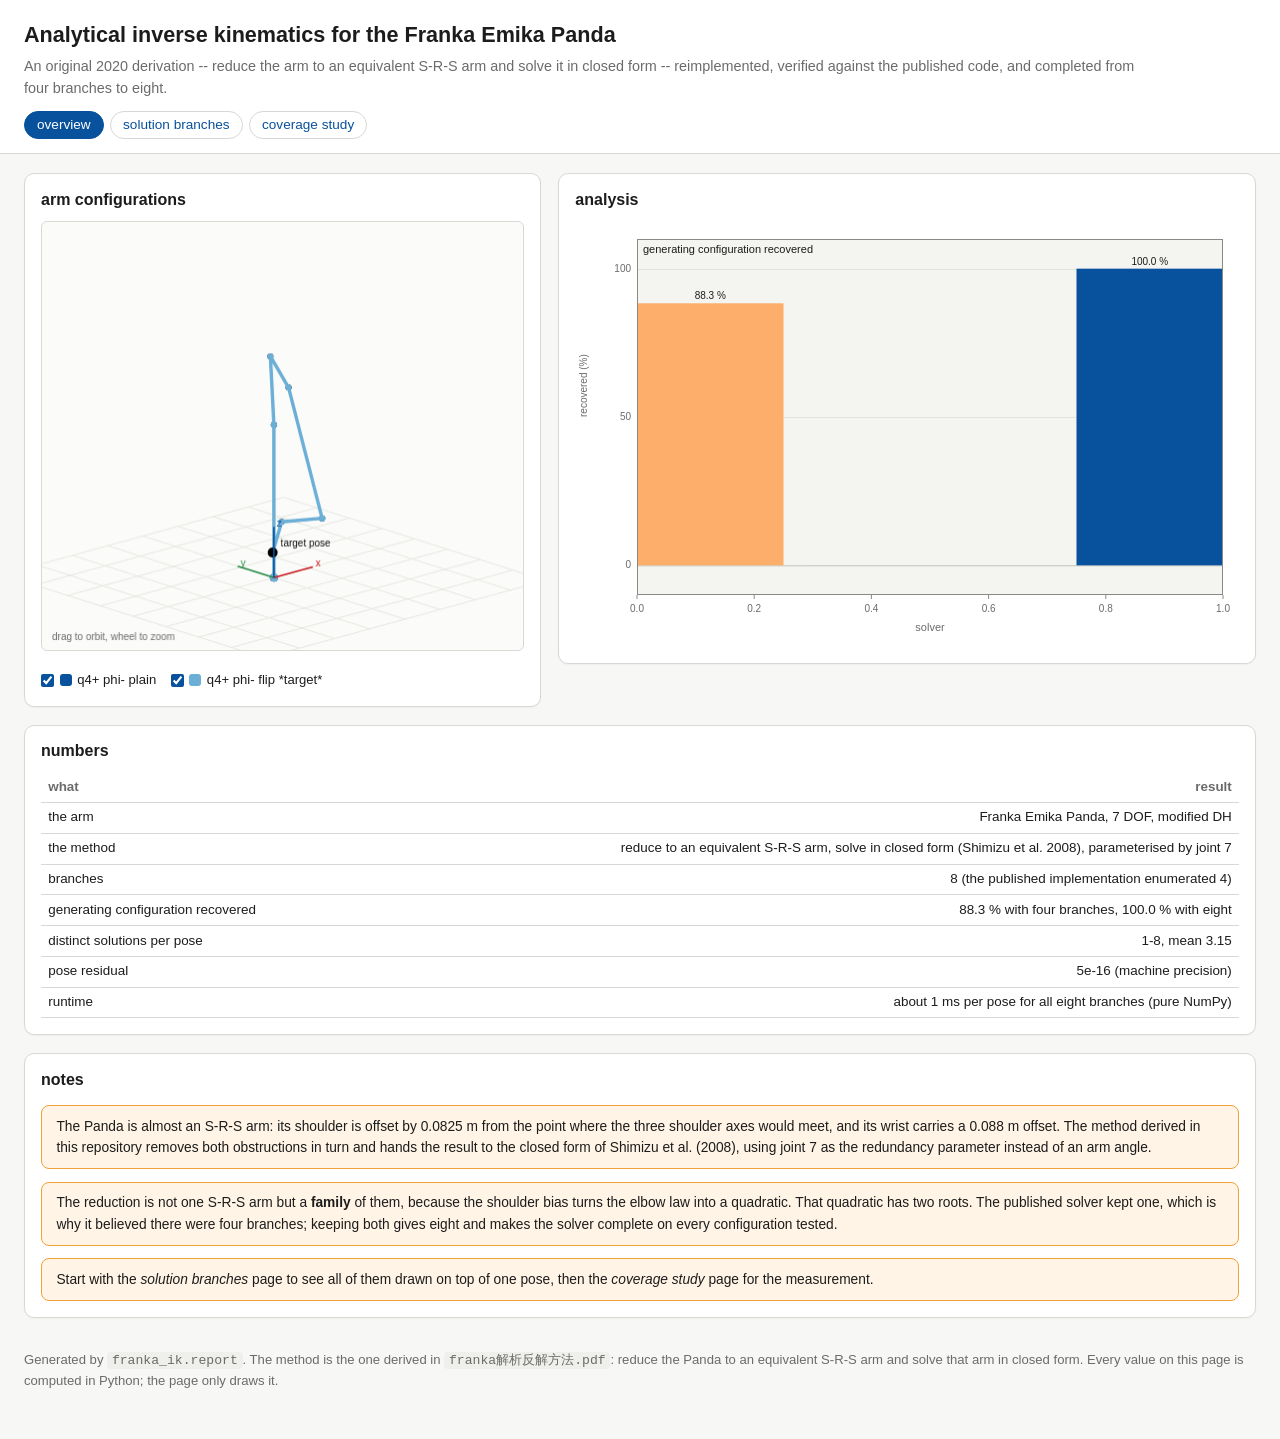
<file: demos/index.html>
<!DOCTYPE html>
<html lang="en">
<head>
<meta charset="utf-8">
<meta name="viewport" content="width=device-width, initial-scale=1">
<title>Analytical inverse kinematics for the Franka Emika Panda</title>
<style>
/* Interactive report styling for the franka_ik demos.
 *
 * Deliberately dependency-free and offline-safe: no web fonts, no CDN, no
 * framework.  The pages must open correctly straight from the file system.
 */

:root {
  --bg: #f7f7f5;
  --panel: #ffffff;
  --ink: #1c1c1c;
  --muted: #6b6b6b;
  --line: #d8d8d4;
  --accent: #08519c;
  --limit: #cb181d;
  --feasible: #c7e9c0;
  --infeasible: #e4e4e0;
  --warn-bg: #fff4e5;
  --warn-border: #f0a13a;
}

* { box-sizing: border-box; }

body {
  margin: 0;
  padding: 0 0 3rem;
  background: var(--bg);
  color: var(--ink);
  font-family: -apple-system, BlinkMacSystemFont, "Segoe UI", "Noto Sans CJK SC",
    "PingFang SC", "Microsoft YaHei", Roboto, Helvetica, Arial, sans-serif;
  font-size: 15px;
  line-height: 1.55;
}

header {
  background: var(--panel);
  border-bottom: 1px solid var(--line);
  padding: 1.1rem 1.5rem 0.9rem;
}

header h1 { margin: 0 0 0.25rem; font-size: 1.35rem; }
header p { margin: 0; color: var(--muted); font-size: 0.9rem; max-width: 70rem; }

nav.pages {
  margin-top: 0.7rem;
  display: flex;
  flex-wrap: wrap;
  gap: 0.4rem;
}

nav.pages a {
  text-decoration: none;
  color: var(--accent);
  border: 1px solid var(--line);
  border-radius: 999px;
  padding: 0.15rem 0.75rem;
  font-size: 0.85rem;
  background: var(--panel);
}

nav.pages a.current { background: var(--accent); color: #fff; border-color: var(--accent); }

main { padding: 1.2rem 1.5rem 0; max-width: 1500px; margin: 0 auto; }

.grid {
  display: grid;
  grid-template-columns: minmax(340px, 1fr) minmax(420px, 1.35fr);
  gap: 1.1rem;
  align-items: start;
}

@media (max-width: 1050px) { .grid { grid-template-columns: 1fr; } }

.card {
  background: var(--panel);
  border: 1px solid var(--line);
  border-radius: 10px;
  padding: 0.85rem 1rem 1rem;
  box-shadow: 0 1px 2px rgba(0, 0, 0, 0.04);
}

.card h2 { margin: 0 0 0.5rem; font-size: 1rem; }
.card h3 { margin: 0.9rem 0 0.35rem; font-size: 0.92rem; color: var(--muted); font-weight: 600; }

canvas { display: block; width: 100%; border-radius: 6px; }

canvas.scene { height: 430px; background: #fbfbfa; border: 1px solid var(--line); cursor: grab; }
canvas.scene:active { cursor: grabbing; }
canvas.chart { height: 260px; }
canvas.chart.tall { height: 420px; }
canvas.chart.xtall { height: 620px; }

.controls { display: flex; flex-wrap: wrap; align-items: center; gap: 0.6rem; margin-top: 0.7rem; }

.controls label { font-size: 0.85rem; color: var(--muted); }

input[type="range"] { flex: 1 1 220px; min-width: 160px; accent-color: var(--accent); }

button, select {
  font: inherit;
  font-size: 0.85rem;
  padding: 0.25rem 0.7rem;
  border-radius: 6px;
  border: 1px solid var(--line);
  background: var(--panel);
  color: var(--ink);
  cursor: pointer;
}

button.primary { background: var(--accent); border-color: var(--accent); color: #fff; }
button:hover { border-color: var(--accent); }

.readout {
  display: flex;
  flex-wrap: wrap;
  gap: 0.9rem;
  margin-top: 0.7rem;
  font-variant-numeric: tabular-nums;
  font-size: 0.85rem;
}

.readout div { background: #f2f4f7; border-radius: 6px; padding: 0.25rem 0.6rem; }
.readout b { color: var(--accent); font-weight: 600; }

table { border-collapse: collapse; width: 100%; font-size: 0.84rem; }
th, td { border-bottom: 1px solid var(--line); padding: 0.28rem 0.45rem; text-align: right; }
th:first-child, td:first-child { text-align: left; }
th { color: var(--muted); font-weight: 600; }
td.bad { color: var(--limit); font-weight: 600; }
td.psi { font-variant-numeric: tabular-nums; }

.note {
  background: var(--warn-bg);
  border: 1px solid var(--warn-border);
  border-radius: 8px;
  padding: 0.6rem 0.9rem;
  font-size: 0.86rem;
  margin: 0.8rem 0 0;
}

.note.ok { background: #eef7ee; border-color: #7cb87c; }
.note h3 { margin: 0 0 0.3rem; color: inherit; }
.note ul { margin: 0.3rem 0 0; padding-left: 1.1rem; }

.legend { display: flex; flex-wrap: wrap; gap: 0.75rem; font-size: 0.8rem; margin-top: 0.4rem; }
.legend span { display: inline-flex; align-items: center; gap: 0.3rem; }
.legend i { width: 14px; height: 3px; border-radius: 2px; display: inline-block; }
.legend i.band { height: 12px; opacity: 0.8; }

/* branch toggles: one checkbox per arm drawn in the 3D scene */
.branches { display: flex; flex-wrap: wrap; gap: 0.35rem 0.9rem; margin-top: 0.6rem; font-size: 0.82rem; }
.branches label { display: inline-flex; align-items: center; gap: 0.35rem; cursor: pointer; }
.branches i { width: 12px; height: 12px; border-radius: 3px; display: inline-block; }
.branches input { margin: 0; accent-color: var(--accent); }
.branches .dim { opacity: 0.45; }

footer { max-width: 1500px; margin: 2rem auto 0; padding: 0 1.5rem; color: var(--muted); font-size: 0.82rem; }
footer code { background: #efefec; padding: 0.05rem 0.3rem; border-radius: 4px; }

/* The joint-7 scrubber on the branches page: a slider, a play button and a label.
   The browser has no solver -- the frames are pre-computed and embedded -- so this
   only selects among them. */
.motion {
  display: flex;
  align-items: center;
  gap: 0.6rem;
  margin-top: 0.6rem;
}
.motion input[type="range"] {
  flex: 1 1 auto;
  min-width: 8rem;
  accent-color: #08519c;
}
.motion button {
  font: inherit;
  padding: 0.15rem 0.7rem;
  border: 1px solid #cfcfc8;
  border-radius: 5px;
  background: #fbfbf8;
  cursor: pointer;
}
.motion button:hover { background: #f1f1ec; }
.motion-label {
  font-variant-numeric: tabular-nums;
  color: #6b6b63;
  font-size: 0.85rem;
  white-space: nowrap;
}
.motion-readout {
  margin: 0.25rem 0 0;
  color: #6b6b63;
  font-size: 0.82rem;
}

</style>
</head>
<body>
<header>
  <h1>Analytical inverse kinematics for the Franka Emika Panda</h1>
  <p>An original 2020 derivation -- reduce the arm to an equivalent S-R-S arm and solve it in closed form -- reimplemented, verified against the published code, and completed from four branches to eight.</p>
  <nav class="pages"><a href="index.html" class="current">overview</a><a href="branches.html">solution branches</a><a href="coverage.html">coverage study</a></nav>
</header>
<main>
  <div class="grid">
    <section class="card">
      <h2>arm configurations</h2>
      <canvas id="scene" class="scene"></canvas>
      <div id="motion" class="motion"></div>
      <p id="motion-readout" class="motion-readout"></p>
      <div id="branches" class="branches"></div>
    </section>
    <section class="card">
      <h2>analysis</h2>
      <canvas id="chart" class="chart tall"></canvas>
      <div id="legend" class="legend"></div>
    </section>
  </div>
  <section class="card" id="table-card" style="margin-top:1.1rem">
    <h2>numbers</h2>
    <div id="table"></div>
  </section>
  <section class="card" style="margin-top:1.1rem">
    <h2>notes</h2>
    <div id="notes"></div>
  </section>
</main>
<footer>
  Generated by <code>franka_ik.report</code>.  The method is the one derived in
  <code>franka&#35299;&#26512;&#21453;&#35299;&#26041;&#27861;.pdf</code>: reduce the Panda to an equivalent S-R-S arm and solve
  that arm in closed form.  Every value on this page is computed in Python; the
  page only draws it.
</footer>
<script>
window.FRANKA_IK_DATA = {"kind":"index","arms":[{"label":"q4+ phi- plain","color":"#08519c","points":[[0.0,0.0,0.0],[0.0,0.0,0.333],[0.0,0.0,0.333],[-0.160294,-0.161402,0.552343],[-0.167799,-0.224861,0.500162],[0.007313,-0.139279,0.159173],[0.007313,-0.139279,0.159173],[-0.071725,-0.100588,0.159245],[-0.043683,-0.043145,0.073437]],"qDeg":[-134.8026,46.0427,28.5213,-172.1903,103.3792,195.3297,35.1898],"poseError":4.996003610813204e-16,"withinLimits":true,"recoversTarget":false},{"label":"q4+ phi- flip","color":"#6baed6","points":[[0.0,0.0,0.0],[0.0,0.0,0.333],[0.0,0.0,0.333],[-0.160294,-0.161402,0.552343],[-0.167799,-0.224861,0.500162],[0.007313,-0.139279,0.159173],[0.007313,-0.139279,0.159173],[-0.071725,-0.100588,0.159245],[-0.043683,-0.043145,0.073437]],"qDeg":[45.1974,-46.0427,-151.4787,-172.1903,103.3792,195.3297,35.1898],"poseError":4.996003610813204e-16,"withinLimits":true,"recoversTarget":true}],"target":{"points":[[0.0,0.0,0.0],[0.0,0.0,0.333],[0.0,0.0,0.333],[-0.160294,-0.161402,0.552343],[-0.167799,-0.224861,0.500162],[0.007313,-0.139279,0.159173],[0.007313,-0.139279,0.159173],[-0.071725,-0.100588,0.159245],[-0.043683,-0.043145,0.073437]],"qDeg":[45.1974,-46.0427,-151.4787,-172.1903,103.3792,195.3297,35.1898]},"tool":[-0.043683,-0.043145,0.073437],"toggleArms":true,"panels":[{"title":"generating configuration recovered","yLabel":"recovered (%)","xLabel":"solver","xValues":[0.0,1.0],"barWidth":0.5,"bars":[{"x":0.0,"y":88.33,"label":"88.3 %","color":"#fdae6b"},{"x":1.0,"y":100.0,"label":"100.0 %","color":"#08519c"}],"markers":[]}],"table":{"headers":["what","result"],"rows":[["the arm","Franka Emika Panda, 7 DOF, modified DH"],["the method","reduce to an equivalent S-R-S arm, solve in closed form (Shimizu et al. 2008), parameterised by joint 7"],["branches","8 (the published implementation enumerated 4)"],["generating configuration recovered","88.3 % with four branches, 100.0 % with eight"],["distinct solutions per pose","1-8, mean 3.15"],["pose residual","5e-16 (machine precision)"],["runtime","about 1 ms per pose for all eight branches (pure NumPy)"]]},"notes":["The Panda is almost an S-R-S arm: its shoulder is offset by 0.0825 m from the point where the three shoulder axes would meet, and its wrist carries a 0.088 m offset. The method derived in this repository removes both obstructions in turn and hands the result to the closed form of Shimizu et al. (2008), using joint 7 as the redundancy parameter instead of an arm angle.","The reduction is not one S-R-S arm but a <b>family</b> of them, because the shoulder bias turns the elbow law into a quadratic. That quadratic has two roots. The published solver kept one, which is why it believed there were four branches; keeping both gives eight and makes the solver complete on every configuration tested.","Start with the <i>solution branches</i> page to see all of them drawn on top of one pose, then the <i>coverage study</i> page for the measurement."]};
</script>
<script>
/* Interactive renderer for the franka_ik HTML reports.
 *
 * The Python side computes everything and embeds it as `window.FRANKA_IK_DATA`.
 * This file only draws it: a 3D wireframe scene that can show several arm
 * configurations at once (one per solution branch, which is the whole point of
 * this repository), a general multi-panel 2D chart, and a table.
 *
 * No external dependency, no CDN, no network: the pages must open from disk.
 *
 * Data schema (angles in degrees, positions in metres):
 *
 *   title        string
 *   kind         "index" | "branches" | "coverage" | "tracking"
 *   arms         [{label, color, points: [[x,y,z] x 8], qDeg[7],
 *                  poseError, withinLimits, recoversTarget, dim?}]
 *   target       {points, qDeg} | null       the configuration the pose came from
 *   tool         [x, y, z] | null            the target pose position
 *   panels       see below
 *   table        {headers, rows}
 *   notes        string[]
 *   toggleArms   boolean                     offer per-arm visibility checkboxes
 *
 * Panel schema:
 *   {title, series: [{label, values, color?, dashed?}], xValues?, xLabel?,
 *    markers: [{x, label, color}], bands: [[lo, hi]], fixedY?: [lo, hi]}
 */

(function () {
  "use strict";

  var DATA = window.FRANKA_IK_DATA || {};
  var COLORS = ["#08519c", "#cb181d", "#238b45", "#f16913", "#6a51a3", "#0c7489", "#8c510a"];
  var GRID = "#e2e2de";
  var AXIS = "#8a8a85";
  var INK = "#1c1c1c";
  var MUTED = "#6b6b6b";
  var FEASIBLE_FILL = "rgba(199, 233, 192, 0.5)";

  // ------------------------------------------------------------------ //
  // canvas helpers
  // ------------------------------------------------------------------ //

  function setupCanvas(canvas) {
    var ratio = window.devicePixelRatio || 1;
    var rect = canvas.getBoundingClientRect();
    var width = Math.max(1, Math.round(rect.width));
    var height = Math.max(1, Math.round(rect.height));
    canvas.width = Math.round(width * ratio);
    canvas.height = Math.round(height * ratio);
    var ctx = canvas.getContext("2d");
    ctx.setTransform(ratio, 0, 0, ratio, 0, 0);
    ctx.clearRect(0, 0, width, height);
    return { ctx: ctx, width: width, height: height };
  }

  function text(ctx, str, x, y, opts) {
    opts = opts || {};
    ctx.save();
    ctx.font = (opts.size || 11) + "px -apple-system, Segoe UI, Roboto, sans-serif";
    ctx.fillStyle = opts.color || INK;
    ctx.textAlign = opts.align || "left";
    ctx.textBaseline = opts.baseline || "alphabetic";
    if (opts.rotate) {
      ctx.translate(x, y);
      ctx.rotate(opts.rotate);
      ctx.fillText(str, 0, 0);
    } else {
      ctx.fillText(str, x, y);
    }
    ctx.restore();
  }

  function niceTicks(min, max, count) {
    if (!(max > min)) { return [min]; }
    var span = max - min;
    var rawStep = span / Math.max(1, count);
    var magnitude = Math.pow(10, Math.floor(Math.log(rawStep) / Math.LN10));
    var candidates = [1, 2, 2.5, 5, 10];
    var step = magnitude * 10;
    for (var i = 0; i < candidates.length; i += 1) {
      if (magnitude * candidates[i] >= rawStep) { step = magnitude * candidates[i]; break; }
    }
    var ticks = [];
    var first = Math.ceil(min / step) * step;
    for (var v = first; v <= max + step * 1e-6; v += step) {
      ticks.push(Math.abs(v) < step * 1e-6 ? 0 : v);
    }
    return ticks;
  }

  function isNum(value) {
    return typeof value === "number" && isFinite(value);
  }

  // ------------------------------------------------------------------ //
  // multi-panel chart
  // ------------------------------------------------------------------ //

  function drawChart(canvas, data) {
    var view = setupCanvas(canvas);
    var ctx = view.ctx;
    var panels = data.panels || [];
    if (!panels.length) { return; }

    var padLeft = 62;
    var padRight = 16;
    var padTop = 18;
    var padBottom = 46;
    var gap = 28;
    var plotWidth = view.width - padLeft - padRight;
    var plotHeight = (view.height - padTop - padBottom - gap * (panels.length - 1)) / panels.length;
    if (plotWidth < 40 || plotHeight < 30) { return; }

    panels.forEach(function (panel, index) {
      var top = padTop + index * (plotHeight + gap);
      var bottom = top + plotHeight;

      var xs = panel.xValues || [];
      var xMin = xs.length ? xs[0] : 0;
      var xMax = xs.length ? xs[xs.length - 1] : 1;
      var xTicks = niceTicks(xMin, xMax, 8);
      var tickStep = xTicks.length > 1 ? xTicks[1] - xTicks[0] : (xMax - xMin);
      function xOf(value) { return padLeft + ((value - xMin) / (xMax - xMin)) * plotWidth; }

      var yMin = Infinity;
      var yMax = -Infinity;
      if (panel.bars) {
        panel.bars.forEach(function (bar) { yMin = Math.min(yMin, 0, bar.y); yMax = Math.max(yMax, 0, bar.y); });
      }
      (panel.series || []).forEach(function (series) {
        series.values.forEach(function (value) {
          if (!isNum(value)) { return; }
          yMin = Math.min(yMin, value);
          yMax = Math.max(yMax, value);
        });
      });
      if (!isFinite(yMin) || !isFinite(yMax)) { yMin = -1; yMax = 1; }
      if (panel.fixedY) { yMin = panel.fixedY[0]; yMax = panel.fixedY[1]; }
      var span = yMax - yMin;
      if (span < 1e-12) { span = 1; }
      yMin -= span * 0.1;
      yMax += span * 0.1;
      function yOf(value) { return bottom - ((value - yMin) / (yMax - yMin)) * plotHeight; }

      ctx.fillStyle = "#f4f4f1";
      ctx.fillRect(padLeft, top, plotWidth, plotHeight);
      (panel.bands || []).forEach(function (band) {
        ctx.fillStyle = FEASIBLE_FILL;
        var left = xOf(band[0]);
        ctx.fillRect(left, top, xOf(band[1]) - left, plotHeight);
      });

      ctx.strokeStyle = GRID;
      ctx.lineWidth = 1;
      var yTicks = niceTicks(yMin, yMax, 4);
      ctx.beginPath();
      yTicks.forEach(function (value) {
        ctx.moveTo(padLeft, Math.round(yOf(value)) + 0.5);
        ctx.lineTo(padLeft + plotWidth, Math.round(yOf(value)) + 0.5);
      });
      ctx.stroke();
      yTicks.forEach(function (value) {
        text(ctx, value.toFixed(Math.abs(yMax - yMin) < 4 ? 2 : 0), padLeft - 6, yOf(value) + 3,
             { align: "right", size: 10, color: MUTED });
      });

      ctx.strokeStyle = "#c8c8c2";
      ctx.beginPath();
      ctx.moveTo(padLeft, yOf(0) + 0.5);
      ctx.lineTo(padLeft + plotWidth, yOf(0) + 0.5);
      ctx.stroke();

      // optional bar series, for the coverage and histogram panels
      (panel.bars || []).forEach(function (bar, barIndex) {
        var half = 0.5 * (panel.barWidth || 0.6);
        // clamp: a bar centred on the first or last sample would otherwise
        // stick out of the plot area by half its width
        var left = Math.max(padLeft, Math.min(xOf(bar.x - half), padLeft + plotWidth));
        var right = Math.max(padLeft, Math.min(xOf(bar.x + half), padLeft + plotWidth));
        var topY = yOf(bar.y);
        var zeroY = yOf(0);
        ctx.fillStyle = bar.color || COLORS[barIndex % COLORS.length];
        ctx.fillRect(left, Math.min(topY, zeroY), right - left, Math.abs(zeroY - topY));
        if (bar.label) {
          text(ctx, bar.label, 0.5 * (left + right), topY - 4,
               { align: "center", size: 10, color: INK });
        }
      });

      (panel.series || []).forEach(function (series, seriesIndex) {
        ctx.strokeStyle = series.color || COLORS[seriesIndex % COLORS.length];
        ctx.lineWidth = series.width || 1.8;
        if (series.dashed) { ctx.setLineDash([6, 4]); }
        ctx.beginPath();
        var started = false;
        xs.forEach(function (x, i) {
          var value = series.values[i];
          if (!isNum(value)) { started = false; return; }
          var px = xOf(x);
          var py = yOf(value);
          if (!started) { ctx.moveTo(px, py); started = true; } else { ctx.lineTo(px, py); }
        });
        ctx.stroke();
        ctx.setLineDash([]);
      });

      (panel.markers || []).forEach(function (marker, markerIndex) {
        // a marker can be off scale, e.g. tan(theta4/2) as theta4 approaches
        // 180 degrees; pin it to the edge instead of drawing outside the canvas
        var raw = xOf(marker.x);
        var pinned = Math.max(padLeft + 2, Math.min(raw, padLeft + plotWidth - 2));
        ctx.strokeStyle = marker.color || "#08519c";
        ctx.setLineDash([3, 3]);
        ctx.beginPath();
        ctx.moveTo(pinned, top);
        ctx.lineTo(pinned, bottom);
        ctx.stroke();
        ctx.setLineDash([]);
        if (marker.label) {
          var above = raw < padLeft + plotWidth * 0.5;
          text(ctx, marker.label,
               pinned + (above ? 4 : -4),
               top + 12 + 13 * markerIndex,
               { size: 10, color: marker.color, align: above ? "left" : "right" });
        }
      });

      ctx.strokeStyle = AXIS;
      ctx.lineWidth = 1;
      ctx.strokeRect(padLeft + 0.5, top + 0.5, plotWidth - 1, plotHeight - 1);
      text(ctx, panel.title || "", padLeft + 6, top + 14, { size: 11 });
      if (panel.yLabel) {
        text(ctx, panel.yLabel, 12, top + plotHeight / 2,
             { size: 10, color: MUTED, rotate: -Math.PI / 2 });
      }

      if (index === panels.length - 1) {
        ctx.strokeStyle = AXIS;
        ctx.beginPath();
        xTicks.forEach(function (value) {
          ctx.moveTo(xOf(value), bottom);
          ctx.lineTo(xOf(value), bottom + 4);
        });
        ctx.stroke();
        xTicks.forEach(function (value) {
          var decimals = tickStep < 0.1 ? 2 : (tickStep < 1 ? 1 : 0);
          text(ctx, value.toFixed(decimals), xOf(value), bottom + 17,
               { align: "center", size: 10, color: MUTED });
        });
        text(ctx, panel.xLabel || "", padLeft + plotWidth / 2, bottom + 36,
             { align: "center", size: 11, color: MUTED });
      }
    });

    drawLegend(panels);
  }

  function drawLegend(panels) {
    var host = document.getElementById("legend");
    if (!host) { return; }
    host.innerHTML = "";
    var seen = {};
    panels.forEach(function (panel) {
      (panel.series || []).forEach(function (series, seriesIndex) {
        if (!series.label || seen[series.label]) { return; }
        seen[series.label] = true;
        var span = document.createElement("span");
        var swatch = document.createElement("i");
        swatch.style.background = series.color || COLORS[seriesIndex % COLORS.length];
        span.appendChild(swatch);
        span.appendChild(document.createTextNode(series.label));
        host.appendChild(span);
      });
    });
  }

  // ------------------------------------------------------------------ //
  // 3D scene: several arm configurations at once
  // ------------------------------------------------------------------ //

  function Scene(canvas) {
    this.canvas = canvas;
    this.yaw = -0.75;
    this.pitch = 0.30;
    this.zoom = 1.0;
    this.dragging = false;
    this.lastX = 0;
    this.lastY = 0;
    this.visible = {};
    this.bounds = null;
    this.hidden = {};
    this.attach();
  }

  Scene.prototype.attach = function () {
    var self = this;
    this.canvas.addEventListener("mousedown", function (event) {
      self.dragging = true;
      self.lastX = event.clientX;
      self.lastY = event.clientY;
    });
    window.addEventListener("mouseup", function () { self.dragging = false; });
    window.addEventListener("mousemove", function (event) {
      if (!self.dragging) { return; }
      self.yaw += (event.clientX - self.lastX) * 0.01;
      self.pitch += (event.clientY - self.lastY) * 0.01;
      self.pitch = Math.max(-1.45, Math.min(1.45, self.pitch));
      self.lastX = event.clientX;
      self.lastY = event.clientY;
      self.render();
    });
    this.canvas.addEventListener("wheel", function (event) {
      event.preventDefault();
      self.zoom *= event.deltaY < 0 ? 1.08 : 1 / 1.08;
      self.zoom = Math.max(0.35, Math.min(4, self.zoom));
      self.render();
    }, { passive: false });
    window.addEventListener("resize", function () { self.render(); });
  };

  Scene.prototype.setHidden = function (index, hidden) {
    this.hidden[index] = hidden;
    this.render();
  };

  /** Bounding box and auto-fit scale over everything that may be drawn. */
  Scene.prototype.fit = function (view) {
    if (!this.bounds) {
      var min = [Infinity, Infinity, Infinity];
      var max = [-Infinity, -Infinity, -Infinity];
      var collections = motionArms().map(function (arm) { return arm.points; });
      if (DATA.target) { collections.push(DATA.target.points); }
      collections.forEach(function (frames) {
        (frames || []).forEach(function (point) {
          for (var axis = 0; axis < 3; axis += 1) {
            if (!isNum(point[axis])) { continue; }
            if (point[axis] < min[axis]) { min[axis] = point[axis]; }
            if (point[axis] > max[axis]) { max[axis] = point[axis]; }
          }
        });
      });
      var centre = [0, 0, 0];
      var extent = 0.2;
      for (var axis2 = 0; axis2 < 3; axis2 += 1) {
        if (!isFinite(min[axis2]) || !isFinite(max[axis2])) { min[axis2] = -0.5; max[axis2] = 0.5; }
        centre[axis2] = 0.5 * (min[axis2] + max[axis2]);
        extent = Math.max(extent, max[axis2] - min[axis2]);
      }
      this.bounds = { centre: centre, extent: extent };
    }
    var span = Math.min(view.width, view.height) * 0.62;
    return {
      centre: this.bounds.centre,
      extent: this.bounds.extent,
      scale: (span / this.bounds.extent) * this.zoom,
    };
  };

  Scene.prototype.project = function (point, view, centre, scale) {
    var cy = Math.cos(this.yaw), sy = Math.sin(this.yaw);
    var cp = Math.cos(this.pitch), sp = Math.sin(this.pitch);
    var x = point[0] - centre[0];
    var y = point[1] - centre[1];
    var z = point[2] - centre[2];
    var x1 = x * cy + y * sy;
    var y1 = -x * sy + y * cy;
    var y2 = y1 * cp - z * sp;
    var z2 = y1 * sp + z * cp;
    return [view.width / 2 + x1 * scale, view.height * 0.58 - z2 * scale, y2];
  };

  Scene.prototype.render = function () {
    var view = setupCanvas(this.canvas);
    var ctx = view.ctx;
    var fit = this.fit(view);
    var centre = fit.centre;
    var scale = fit.scale;

    // ground grid at z = 0
    var gridHalf = Math.max(0.4, fit.extent * 0.6);
    ctx.strokeStyle = "#e6e6e0";
    ctx.lineWidth = 1;
    ctx.beginPath();
    for (var g = -gridHalf; g <= gridHalf * 1.001; g += gridHalf / 4) {
      var a = this.project([g, -gridHalf, 0], view, centre, scale);
      var b = this.project([g, gridHalf, 0], view, centre, scale);
      ctx.moveTo(a[0], a[1]); ctx.lineTo(b[0], b[1]);
      var c = this.project([-gridHalf, g, 0], view, centre, scale);
      var d = this.project([gridHalf, g, 0], view, centre, scale);
      ctx.moveTo(c[0], c[1]); ctx.lineTo(d[0], d[1]);
    }
    ctx.stroke();

    var self = this;

    function drawChain(points, color, width, alpha, dash) {
      var projected = points.map(function (point) {
        return self.project(point, view, centre, scale);
      });
      ctx.strokeStyle = color;
      ctx.globalAlpha = alpha;
      ctx.lineWidth = width;
      ctx.lineJoin = "round";
      if (dash) { ctx.setLineDash(dash); }
      ctx.beginPath();
      ctx.moveTo(projected[0][0], projected[0][1]);
      for (var i = 1; i < projected.length; i += 1) {
        ctx.lineTo(projected[i][0], projected[i][1]);
      }
      ctx.stroke();
      ctx.setLineDash([]);
      projected.forEach(function (point, index) {
        ctx.fillStyle = color;
        ctx.beginPath();
        ctx.arc(point[0], point[1], index === 0 ? 4 : 3, 0, Math.PI * 2);
        ctx.fill();
      });
      ctx.globalAlpha = 1;
    }

    // the configuration the pose came from, drawn first as a reference
    if (DATA.target) {
      drawChain(DATA.target.points, "#111111", 1.4, 0.85, [6, 5]);
    }

    // one polyline per branch
    motionArms().forEach(function (arm, index) {
      if (self.hidden[index]) { return; }
      drawChain(arm.points, arm.color || COLORS[index % COLORS.length],
                arm.recoversTarget ? 3.4 : 2.0,
                arm.recoversTarget ? 1.0 : 0.62, null);
    });

    // the target tool position
    if (DATA.tool) {
      var tip = this.project(DATA.tool, view, centre, scale);
      ctx.fillStyle = "#000000";
      ctx.beginPath();
      ctx.arc(tip[0], tip[1], 5, 0, Math.PI * 2);
      ctx.fill();
      text(ctx, "target pose", tip[0] + 8, tip[1] - 6, { size: 10, color: "#111111" });
    }

    // world axes at the origin
    var origin = this.project([0, 0, 0], view, centre, scale);
    var axisLength = Math.max(0.08, fit.extent * 0.2);
    [["x", "#cb181d", [axisLength, 0, 0]], ["y", "#238b45", [0, axisLength, 0]],
     ["z", "#08519c", [0, 0, axisLength]]].forEach(function (axis) {
      var tip2 = self.project(axis[2], view, centre, scale);
      ctx.strokeStyle = axis[1];
      ctx.lineWidth = 1.6;
      ctx.beginPath();
      ctx.moveTo(origin[0], origin[1]);
      ctx.lineTo(tip2[0], tip2[1]);
      ctx.stroke();
      text(ctx, axis[0], tip2[0] + 3, tip2[1], { size: 10, color: axis[1] });
    });

    text(ctx, "drag to orbit, wheel to zoom", 10, view.height - 10, { size: 10, color: MUTED });
  };

  // ------------------------------------------------------------------ //
  // page wiring
  // ------------------------------------------------------------------ //

  function buildTable(host, table) {
    if (!table || !table.rows || !table.rows.length) { return; }
    var html = "<table><thead><tr>";
    table.headers.forEach(function (header) { html += "<th>" + header + "</th>"; });
    html += "</tr></thead><tbody>";
    table.rows.forEach(function (row) {
      html += "<tr>";
      row.forEach(function (cell) {
        var cls = "";
        if (typeof cell === "string" && cell.indexOf("!") === 0) { cls = ' class="bad"'; cell = cell.slice(1); }
        html += "<td" + cls + ">" + cell + "</td>";
      });
      html += "</tr>";
    });
    html += "</tbody></table>";
    host.innerHTML = html;
  }

  function buildNotes(host, notes) {
    if (!notes || !notes.length) { return; }
    host.innerHTML = notes.map(function (note) {
      var ok = note.indexOf("OK:") === 0;
      return '<div class="note' + (ok ? " ok" : "") + '">' + note.replace(/^OK:\s*/, "") + "</div>";
    }).join("");
  }

  function buildBranchToggles(host, scene) {
    if (!host || !DATA.toggleArms || !DATA.arms) { return; }
    host.innerHTML = "";
    DATA.arms.forEach(function (arm, index) {
      var label = document.createElement("label");
      var box = document.createElement("input");
      box.type = "checkbox";
      box.checked = true;
      box.addEventListener("change", function () { scene.setHidden(index, !box.checked); });
      var swatch = document.createElement("i");
      swatch.style.background = arm.color || COLORS[index % COLORS.length];
      label.appendChild(box);
      label.appendChild(swatch);
      label.appendChild(document.createTextNode(
        arm.label + (arm.recoversTarget ? "  *target*" : "")
      ));
      host.appendChild(label);
    });
  }

  // ------------------------------------------------------------------ //
  // motion track: scrub joint 7 through pre-computed frames
  // ------------------------------------------------------------------ //
  var frame = 0;

  /** The arms to draw: the scrubbed frame when there is one, else the page's own. */
  function motionArms() {
    var motion = DATA.motion;
    if (!motion || !motion.parts || !motion.parts.length) { return DATA.arms || []; }
    return motion.parts[Math.max(0, Math.min(frame, motion.parts.length - 1))];
  }

  /** One line describing the scrubbed frame. */
  function motionReadout() {
    var arms = motionArms();
    var targets = arms.filter(function (arm) { return arm.recoversTarget; });
    var published = targets.filter(function (arm) {
      return arm.label.indexOf("q4+") === 0;
    });
    return "this frame: " + arms.length + " in-limit configuration(s); "
      + targets.length + " of them the generating one, "
      + published.length + " of those on the published '+' elbow root";
  }

  /**
   * The joint-7 scrubber: a slider over the pre-computed frames and a play button.
   *
   * The browser cannot solve the closed form, so the sweep is pre-computed by
   * ``franka_ik.report`` and embedded; moving the slider selects a frame and the 3D
   * view and the readout follow.  The table and the quadratic panel deliberately do
   * *not* follow: they describe the page's own joint 7, which the caption says.
   */
  function buildMotion(host, scene, readout) {
    var motion = DATA.motion;
    if (!host || !motion || !motion.parts || motion.parts.length < 2) { return null; }
    host.innerHTML = "";

    var slider = document.createElement("input");
    slider.type = "range";
    slider.min = "0";
    slider.max = String(motion.parts.length - 1);
    slider.step = "1";
    slider.value = String(motion.index || 0);
    slider.id = "q7";
    frame = Number(slider.value);

    var label = document.createElement("span");
    label.className = "motion-label";

    var play = document.createElement("button");
    play.type = "button";
    play.textContent = "play";

    var timer = null;
    function paint() {
      label.textContent = "joint 7 = " + motion.q7Deg[frame].toFixed(2) + " deg, "
        + motionArms().length + " configuration(s)";
      if (readout) { readout.textContent = motionReadout(); }
    }
    function apply() {
      scene.render();
      paint();
    }
    slider.addEventListener("input", function () {
      frame = Number(slider.value);
      apply();
    });
    play.addEventListener("click", function () {
      if (timer) {
        window.clearInterval(timer);
        timer = null;
        play.textContent = "play";
        return;
      }
      play.textContent = "pause";
      timer = window.setInterval(function () {
        frame = (frame + 1) % motion.parts.length;
        slider.value = String(frame);
        apply();
      }, 320);
    });

    host.appendChild(slider);
    host.appendChild(play);
    host.appendChild(label);
    paint();
    return { slider: slider, play: play, label: label };
  }

  function main() {
    var sceneCanvas = document.getElementById("scene");
    var chartCanvas = document.getElementById("chart");
    var scene = sceneCanvas ? new Scene(sceneCanvas) : null;
    if (scene) { scene.render(); }
    if (chartCanvas) { drawChart(chartCanvas, DATA); }
    buildTable(document.getElementById("table"), DATA.table);
    buildNotes(document.getElementById("notes"), DATA.notes);
    var motionHost = document.getElementById("motion");
    if (motionHost) { buildMotion(motionHost, scene, document.getElementById("motion-readout")); }
    buildBranchToggles(document.getElementById("branches"), scene);

    window.addEventListener("resize", function () {
      if (scene) { scene.render(); }
      if (chartCanvas) { drawChart(chartCanvas, DATA); }
    });
  }

  if (document.readyState === "loading") {
    document.addEventListener("DOMContentLoaded", main);
  } else {
    main();
  }
})();

</script>
</body>
</html>
</file>
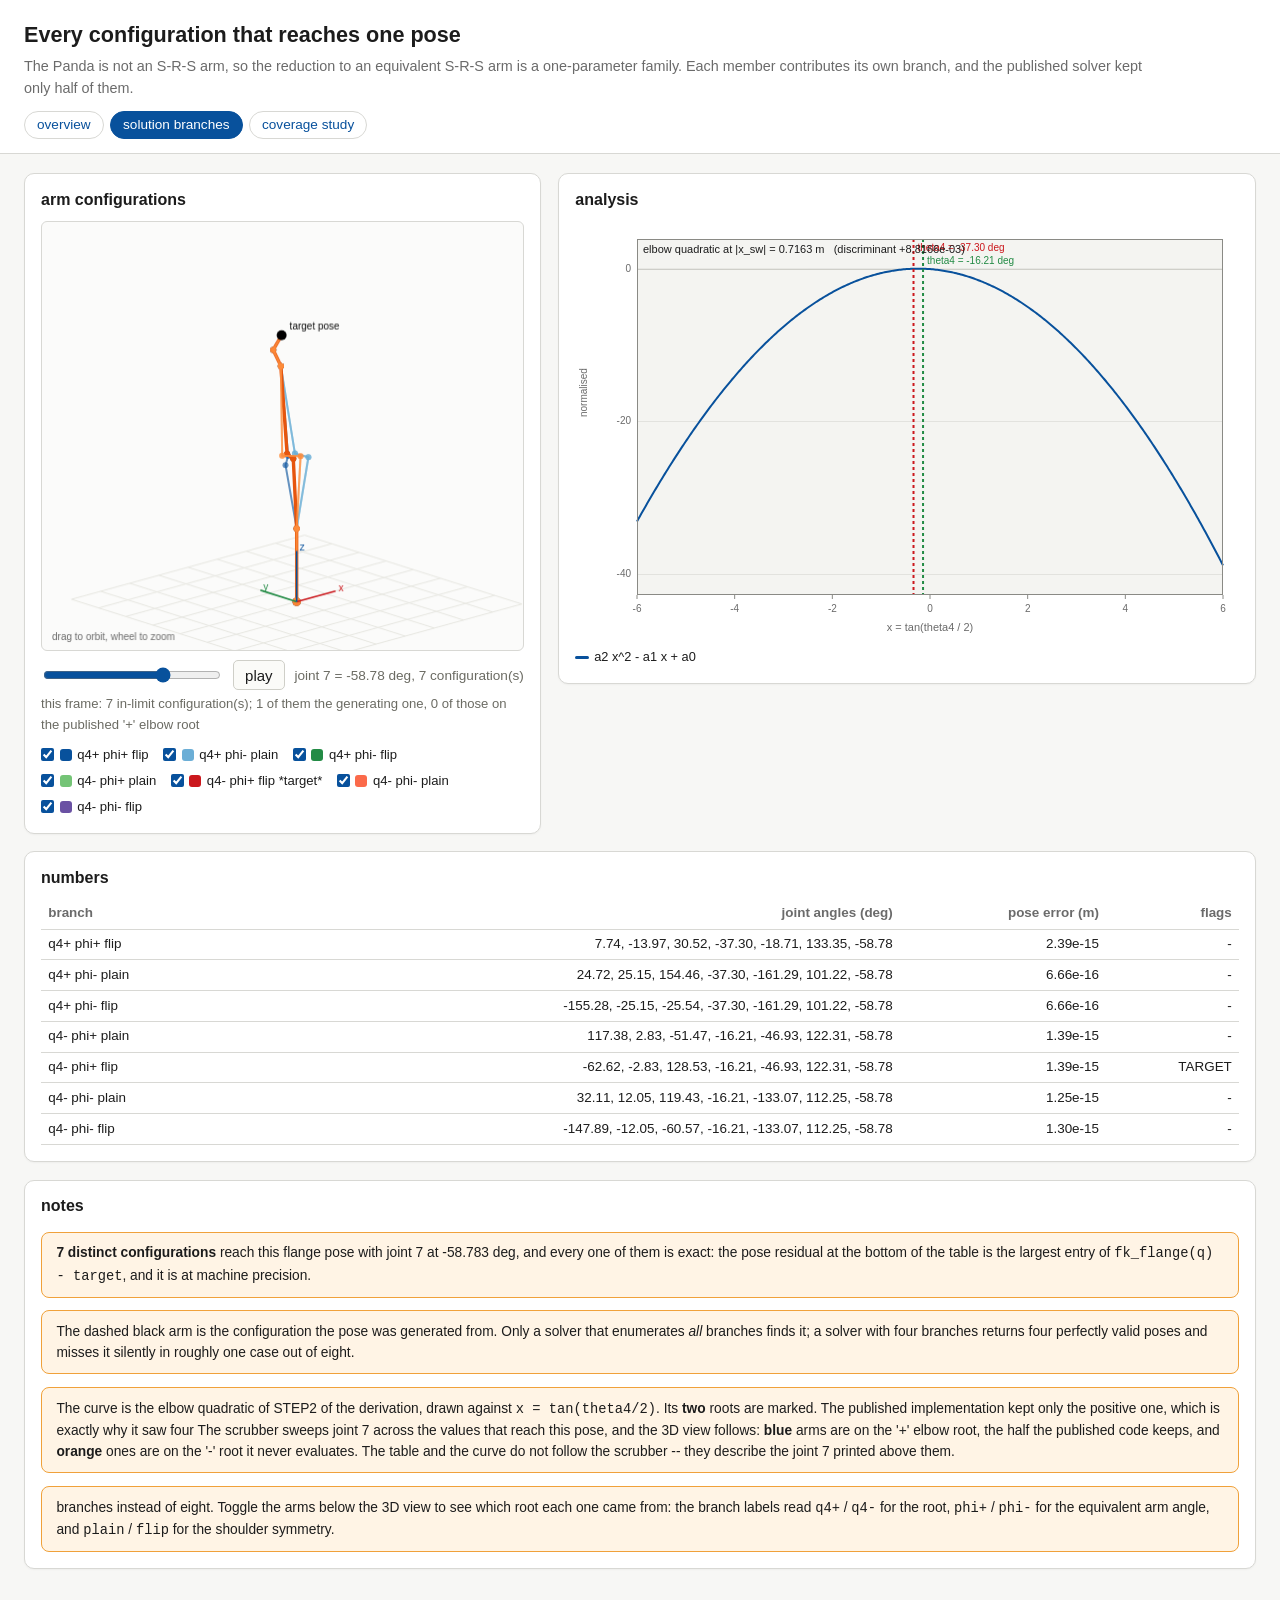
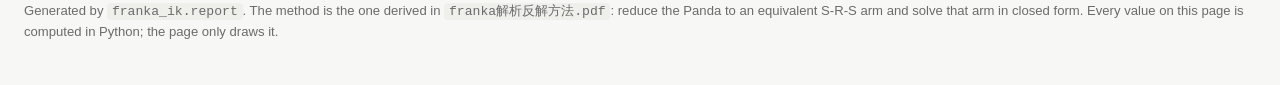
<file: demos/branches.html>
<!DOCTYPE html>
<html lang="en">
<head>
<meta charset="utf-8">
<meta name="viewport" content="width=device-width, initial-scale=1">
<title>Every configuration that reaches one pose</title>
<style>
/* Interactive report styling for the franka_ik demos.
 *
 * Deliberately dependency-free and offline-safe: no web fonts, no CDN, no
 * framework.  The pages must open correctly straight from the file system.
 */

:root {
  --bg: #f7f7f5;
  --panel: #ffffff;
  --ink: #1c1c1c;
  --muted: #6b6b6b;
  --line: #d8d8d4;
  --accent: #08519c;
  --limit: #cb181d;
  --feasible: #c7e9c0;
  --infeasible: #e4e4e0;
  --warn-bg: #fff4e5;
  --warn-border: #f0a13a;
}

* { box-sizing: border-box; }

body {
  margin: 0;
  padding: 0 0 3rem;
  background: var(--bg);
  color: var(--ink);
  font-family: -apple-system, BlinkMacSystemFont, "Segoe UI", "Noto Sans CJK SC",
    "PingFang SC", "Microsoft YaHei", Roboto, Helvetica, Arial, sans-serif;
  font-size: 15px;
  line-height: 1.55;
}

header {
  background: var(--panel);
  border-bottom: 1px solid var(--line);
  padding: 1.1rem 1.5rem 0.9rem;
}

header h1 { margin: 0 0 0.25rem; font-size: 1.35rem; }
header p { margin: 0; color: var(--muted); font-size: 0.9rem; max-width: 70rem; }

nav.pages {
  margin-top: 0.7rem;
  display: flex;
  flex-wrap: wrap;
  gap: 0.4rem;
}

nav.pages a {
  text-decoration: none;
  color: var(--accent);
  border: 1px solid var(--line);
  border-radius: 999px;
  padding: 0.15rem 0.75rem;
  font-size: 0.85rem;
  background: var(--panel);
}

nav.pages a.current { background: var(--accent); color: #fff; border-color: var(--accent); }

main { padding: 1.2rem 1.5rem 0; max-width: 1500px; margin: 0 auto; }

.grid {
  display: grid;
  grid-template-columns: minmax(340px, 1fr) minmax(420px, 1.35fr);
  gap: 1.1rem;
  align-items: start;
}

@media (max-width: 1050px) { .grid { grid-template-columns: 1fr; } }

.card {
  background: var(--panel);
  border: 1px solid var(--line);
  border-radius: 10px;
  padding: 0.85rem 1rem 1rem;
  box-shadow: 0 1px 2px rgba(0, 0, 0, 0.04);
}

.card h2 { margin: 0 0 0.5rem; font-size: 1rem; }
.card h3 { margin: 0.9rem 0 0.35rem; font-size: 0.92rem; color: var(--muted); font-weight: 600; }

canvas { display: block; width: 100%; border-radius: 6px; }

canvas.scene { height: 430px; background: #fbfbfa; border: 1px solid var(--line); cursor: grab; }
canvas.scene:active { cursor: grabbing; }
canvas.chart { height: 260px; }
canvas.chart.tall { height: 420px; }
canvas.chart.xtall { height: 620px; }

.controls { display: flex; flex-wrap: wrap; align-items: center; gap: 0.6rem; margin-top: 0.7rem; }

.controls label { font-size: 0.85rem; color: var(--muted); }

input[type="range"] { flex: 1 1 220px; min-width: 160px; accent-color: var(--accent); }

button, select {
  font: inherit;
  font-size: 0.85rem;
  padding: 0.25rem 0.7rem;
  border-radius: 6px;
  border: 1px solid var(--line);
  background: var(--panel);
  color: var(--ink);
  cursor: pointer;
}

button.primary { background: var(--accent); border-color: var(--accent); color: #fff; }
button:hover { border-color: var(--accent); }

.readout {
  display: flex;
  flex-wrap: wrap;
  gap: 0.9rem;
  margin-top: 0.7rem;
  font-variant-numeric: tabular-nums;
  font-size: 0.85rem;
}

.readout div { background: #f2f4f7; border-radius: 6px; padding: 0.25rem 0.6rem; }
.readout b { color: var(--accent); font-weight: 600; }

table { border-collapse: collapse; width: 100%; font-size: 0.84rem; }
th, td { border-bottom: 1px solid var(--line); padding: 0.28rem 0.45rem; text-align: right; }
th:first-child, td:first-child { text-align: left; }
th { color: var(--muted); font-weight: 600; }
td.bad { color: var(--limit); font-weight: 600; }
td.psi { font-variant-numeric: tabular-nums; }

.note {
  background: var(--warn-bg);
  border: 1px solid var(--warn-border);
  border-radius: 8px;
  padding: 0.6rem 0.9rem;
  font-size: 0.86rem;
  margin: 0.8rem 0 0;
}

.note.ok { background: #eef7ee; border-color: #7cb87c; }
.note h3 { margin: 0 0 0.3rem; color: inherit; }
.note ul { margin: 0.3rem 0 0; padding-left: 1.1rem; }

.legend { display: flex; flex-wrap: wrap; gap: 0.75rem; font-size: 0.8rem; margin-top: 0.4rem; }
.legend span { display: inline-flex; align-items: center; gap: 0.3rem; }
.legend i { width: 14px; height: 3px; border-radius: 2px; display: inline-block; }
.legend i.band { height: 12px; opacity: 0.8; }

/* branch toggles: one checkbox per arm drawn in the 3D scene */
.branches { display: flex; flex-wrap: wrap; gap: 0.35rem 0.9rem; margin-top: 0.6rem; font-size: 0.82rem; }
.branches label { display: inline-flex; align-items: center; gap: 0.35rem; cursor: pointer; }
.branches i { width: 12px; height: 12px; border-radius: 3px; display: inline-block; }
.branches input { margin: 0; accent-color: var(--accent); }
.branches .dim { opacity: 0.45; }

footer { max-width: 1500px; margin: 2rem auto 0; padding: 0 1.5rem; color: var(--muted); font-size: 0.82rem; }
footer code { background: #efefec; padding: 0.05rem 0.3rem; border-radius: 4px; }

/* The joint-7 scrubber on the branches page: a slider, a play button and a label.
   The browser has no solver -- the frames are pre-computed and embedded -- so this
   only selects among them. */
.motion {
  display: flex;
  align-items: center;
  gap: 0.6rem;
  margin-top: 0.6rem;
}
.motion input[type="range"] {
  flex: 1 1 auto;
  min-width: 8rem;
  accent-color: #08519c;
}
.motion button {
  font: inherit;
  padding: 0.15rem 0.7rem;
  border: 1px solid #cfcfc8;
  border-radius: 5px;
  background: #fbfbf8;
  cursor: pointer;
}
.motion button:hover { background: #f1f1ec; }
.motion-label {
  font-variant-numeric: tabular-nums;
  color: #6b6b63;
  font-size: 0.85rem;
  white-space: nowrap;
}
.motion-readout {
  margin: 0.25rem 0 0;
  color: #6b6b63;
  font-size: 0.82rem;
}

</style>
</head>
<body>
<header>
  <h1>Every configuration that reaches one pose</h1>
  <p>The Panda is not an S-R-S arm, so the reduction to an equivalent S-R-S arm is a one-parameter family. Each member contributes its own branch, and the published solver kept only half of them.</p>
  <nav class="pages"><a href="index.html">overview</a><a href="branches.html" class="current">solution branches</a><a href="coverage.html">coverage study</a></nav>
</header>
<main>
  <div class="grid">
    <section class="card">
      <h2>arm configurations</h2>
      <canvas id="scene" class="scene"></canvas>
      <div id="motion" class="motion"></div>
      <p id="motion-readout" class="motion-readout"></p>
      <div id="branches" class="branches"></div>
    </section>
    <section class="card">
      <h2>analysis</h2>
      <canvas id="chart" class="chart tall"></canvas>
      <div id="legend" class="legend"></div>
    </section>
  </div>
  <section class="card" id="table-card" style="margin-top:1.1rem">
    <h2>numbers</h2>
    <div id="table"></div>
  </section>
  <section class="card" style="margin-top:1.1rem">
    <h2>notes</h2>
    <div id="notes"></div>
  </section>
</main>
<footer>
  Generated by <code>franka_ik.report</code>.  The method is the one derived in
  <code>franka&#35299;&#26512;&#21453;&#35299;&#26041;&#27861;.pdf</code>: reduce the Panda to an equivalent S-R-S arm and solve
  that arm in closed form.  Every value on this page is computed in Python; the
  page only draws it.
</footer>
<script>
window.FRANKA_IK_DATA = {"kind":"branches","arms":[{"label":"q4+ phi+ flip","color":"#08519c","points":[[0.0,0.0,0.0],[0.0,0.0,0.333],[0.0,0.0,0.333],[-0.075594,-0.010275,0.639653],[-0.012897,0.040527,0.656811],[0.029051,0.131859,1.036497],[0.029051,0.131859,1.036497],[-0.008242,0.140189,1.115767],[0.081931,0.183599,1.153627]],"qDeg":[7.7408,-13.9704,30.5187,-37.3019,-18.7111,133.3453,-58.7831],"poseError":2.3869795029440866e-15,"withinLimits":true,"recoversTarget":false},{"label":"q4+ phi- plain","color":"#6baed6","points":[[0.0,0.0,0.0],[0.0,0.0,0.333],[0.0,0.0,0.333],[0.121993,0.056169,0.61904],[0.045912,0.060304,0.650676],[0.029051,0.131859,1.036497],[0.029051,0.131859,1.036497],[-0.008242,0.140189,1.115767],[0.081931,0.183599,1.153627]],"qDeg":[24.7226,25.1513,154.4557,-37.3019,-161.2889,101.2157,-58.7831],"poseError":6.661338147750939e-16,"withinLimits":true,"recoversTarget":false},{"label":"q4+ phi- flip","color":"#238b45","points":[[0.0,0.0,0.0],[0.0,0.0,0.333],[0.0,0.0,0.333],[0.121993,0.056169,0.61904],[0.045912,0.060304,0.650676],[0.029051,0.131859,1.036497],[0.029051,0.131859,1.036497],[-0.008242,0.140189,1.115767],[0.081931,0.183599,1.153627]],"qDeg":[-155.2774,-25.1513,-25.5443,-37.3019,-161.2889,101.2157,-58.7831],"poseError":6.661338147750939e-16,"withinLimits":true,"recoversTarget":false},{"label":"q4- phi+ plain","color":"#74c476","points":[[0.0,0.0,0.0],[0.0,0.0,0.333],[0.0,0.0,0.333],[-0.007182,0.013868,0.648614],[0.026519,0.089128,0.646074],[0.029051,0.131859,1.036497],[0.029051,0.131859,1.036497],[-0.008242,0.140189,1.115767],[0.081931,0.183599,1.153627]],"qDeg":[117.3798,2.8329,-51.469,-16.2126,-46.9276,122.3074,-58.7831],"poseError":1.3877787807814457e-15,"withinLimits":true,"recoversTarget":false},{"label":"q4- phi+ flip","color":"#cb181d","points":[[0.0,0.0,0.0],[0.0,0.0,0.333],[0.0,0.0,0.333],[-0.007182,0.013868,0.648614],[0.026519,0.089128,0.646074],[0.029051,0.131859,1.036497],[0.029051,0.131859,1.036497],[-0.008242,0.140189,1.115767],[0.081931,0.183599,1.153627]],"qDeg":[-62.6202,-2.8329,128.531,-16.2126,-46.9276,122.3074,-58.7831],"poseError":1.3877787807814457e-15,"withinLimits":true,"recoversTarget":true},{"label":"q4- phi- plain","color":"#fb6a4a","points":[[0.0,0.0,0.0],[0.0,0.0,0.333],[0.0,0.0,0.333],[0.055889,0.035078,0.642034],[-0.015884,0.074868,0.650498],[0.029051,0.131859,1.036497],[0.029051,0.131859,1.036497],[-0.008242,0.140189,1.115767],[0.081931,0.183599,1.153627]],"qDeg":[32.1138,12.0529,119.4258,-16.2126,-133.0724,112.2537,-58.7831],"poseError":1.2490009027033011e-15,"withinLimits":true,"recoversTarget":false},{"label":"q4- phi- flip","color":"#6a51a3","points":[[0.0,0.0,0.0],[0.0,0.0,0.333],[0.0,0.0,0.333],[0.055889,0.035078,0.642034],[-0.015884,0.074868,0.650498],[0.029051,0.131859,1.036497],[0.029051,0.131859,1.036497],[-0.008242,0.140189,1.115767],[0.081931,0.183599,1.153627]],"qDeg":[-147.8862,-12.0529,-60.5742,-16.2126,-133.0724,112.2537,-58.7831],"poseError":1.304512053934559e-15,"withinLimits":true,"recoversTarget":false}],"target":{"points":[[0.0,0.0,0.0],[0.0,0.0,0.333],[0.0,0.0,0.333],[-0.007182,0.013868,0.648614],[0.026519,0.089128,0.646074],[0.029051,0.131859,1.036497],[0.029051,0.131859,1.036497],[-0.008242,0.140189,1.115767],[0.081931,0.183599,1.153627]],"qDeg":[-62.6202,-2.8329,128.531,-16.2126,-46.9276,122.3074,-58.7831]},"tool":[0.081931,0.183599,1.153627],"motion":{"q7Deg":[-76.78310094493908,-74.7831009449391,-72.7831009449391,-70.78310094493908,-68.7831009449391,-66.7831009449391,-64.7831009449391,-62.783100944939086,-60.783100944939086,-58.78310094493909,-56.78310094493909,-54.783100944939086,-52.783100944939086,-50.783100944939086],"parts":[[{"label":"q4+ phi+ plain","color":"#08519c","points":[[0.0,0.0,0.0],[0.0,0.0,0.333],[0.0,0.0,0.333],[-0.078638,0.113773,0.617126],[-0.009853,0.081369,0.64914],[0.018198,0.156988,1.033532],[0.018198,0.156988,1.033532],[-0.008242,0.140189,1.115767],[0.081931,0.183599,1.153627]],"qDeg":[124.6516,25.9555,-152.449,-33.4527,58.106,125.9803,-76.7831],"poseError":1.1657341758564144e-15,"withinLimits":true,"recoversTarget":false},{"label":"q4+ phi+ flip","color":"#08519c","points":[[0.0,0.0,0.0],[0.0,0.0,0.333],[0.0,0.0,0.333],[-0.078638,0.113773,0.617126],[-0.009853,0.081369,0.64914],[0.018198,0.156988,1.033532],[0.018198,0.156988,1.033532],[-0.008242,0.140189,1.115767],[0.081931,0.183599,1.153627]],"qDeg":[-55.3484,-25.9555,27.551,-33.4527,58.106,125.9803,-76.7831],"poseError":1.2212453270876722e-15,"withinLimits":true,"recoversTarget":false},{"label":"q4+ phi- flip","color":"#6baed6","points":[[0.0,0.0,0.0],[0.0,0.0,0.333],[0.0,0.0,0.333],[0.016525,0.161906,0.603868],[0.010133,0.091478,0.646355],[0.018198,0.156988,1.033532],[0.018198,0.156988,1.033532],[-0.008242,0.140189,1.115767],[0.081931,0.183599,1.153627]],"qDeg":[-95.8278,-30.999,0.5502,-33.4527,121.894,109.6816,-76.7831],"poseError":7.771561172376096e-16,"withinLimits":true,"recoversTarget":false}],[{"label":"q4+ phi+ plain","color":"#08519c","points":[[0.0,0.0,0.0],[0.0,0.0,0.333],[0.0,0.0,0.333],[-0.091616,0.091903,0.621126],[-0.015824,0.076851,0.650026],[0.019554,0.154232,1.033462],[0.019554,0.154232,1.033462],[-0.008242,0.140189,1.115767],[0.081931,0.183599,1.153627]],"qDeg":[134.9104,24.2461,-148.5452,-35.0051,43.3663,129.3126,-74.7831],"poseError":2.3314683517128287e-15,"withinLimits":true,"recoversTarget":false},{"label":"q4+ phi+ flip","color":"#08519c","points":[[0.0,0.0,0.0],[0.0,0.0,0.333],[0.0,0.0,0.333],[-0.091616,0.091903,0.621126],[-0.015824,0.076851,0.650026],[0.019554,0.154232,1.033462],[0.019554,0.154232,1.033462],[-0.008242,0.140189,1.115767],[0.081931,0.183599,1.153627]],"qDeg":[-45.0896,-24.2461,31.4548,-35.0051,43.3663,129.3126,-74.7831],"poseError":2.3314683517128287e-15,"withinLimits":true,"recoversTarget":false},{"label":"q4+ phi- flip","color":"#6baed6","points":[[0.0,0.0,0.0],[0.0,0.0,0.333],[0.0,0.0,0.333],[0.045332,0.158367,0.602668],[0.018082,0.093307,0.645457],[0.019554,0.154232,1.033462],[0.019554,0.154232,1.033462],[-0.008242,0.140189,1.115767],[0.081931,0.183599,1.153627]],"qDeg":[-105.9738,-31.4188,-5.7697,-35.0051,136.6337,105.9594,-74.7831],"poseError":1.3322676295501878e-15,"withinLimits":true,"recoversTarget":false}],[{"label":"q4+ phi+ plain","color":"#08519c","points":[[0.0,0.0,0.0],[0.0,0.0,0.333],[0.0,0.0,0.333],[-0.097396,0.074558,0.624224],[-0.019402,0.07191,0.650986],[0.020876,0.15146,1.033493],[0.020876,0.15146,1.033493],[-0.008242,0.140189,1.115767],[0.081931,0.183599,1.153627]],"qDeg":[142.5656,22.8398,-146.6902,-36.1021,32.9123,131.3262,-72.7831],"poseError":1.8596235662471372e-15,"withinLimits":true,"recoversTarget":false},{"label":"q4+ phi+ flip","color":"#08519c","points":[[0.0,0.0,0.0],[0.0,0.0,0.333],[0.0,0.0,0.333],[-0.097396,0.074558,0.624224],[-0.019402,0.07191,0.650986],[0.020876,0.15146,1.033493],[0.020876,0.15146,1.033493],[-0.008242,0.140189,1.115767],[0.081931,0.183599,1.153627]],"qDeg":[-37.4344,-22.8398,33.3098,-36.1021,32.9123,131.3262,-72.7831],"poseError":1.8318679906315083e-15,"withinLimits":true,"recoversTarget":false},{"label":"q4+ phi- flip","color":"#6baed6","points":[[0.0,0.0,0.0],[0.0,0.0,0.333],[0.0,0.0,0.333],[0.065832,0.150527,0.602933],[0.025036,0.092592,0.645189],[0.020876,0.15146,1.033493],[0.020876,0.15146,1.033493],[-0.008242,0.140189,1.115767],[0.081931,0.183599,1.153627]],"qDeg":[-113.6217,-31.3265,-9.885,-36.1021,147.0877,103.6257,-72.7831],"poseError":4.996003610813204e-16,"withinLimits":true,"recoversTarget":false}],[{"label":"q4+ phi+ plain","color":"#08519c","points":[[0.0,0.0,0.0],[0.0,0.0,0.333],[0.0,0.0,0.333],[-0.099676,0.059506,0.626904],[-0.021417,0.066856,0.651957],[0.022162,0.148674,1.033624],[0.022162,0.148674,1.033624],[-0.008242,0.140189,1.115767],[0.081931,0.183599,1.153627]],"qDeg":[149.1633,21.5532,-145.7539,-36.8909,24.2523,132.6711,-70.7831],"poseError":3.3861802251067274e-15,"withinLimits":true,"recoversTarget":false},{"label":"q4+ phi+ flip","color":"#08519c","points":[[0.0,0.0,0.0],[0.0,0.0,0.333],[0.0,0.0,0.333],[-0.099676,0.059506,0.626904],[-0.021417,0.066856,0.651957],[0.022162,0.148674,1.033624],[0.022162,0.148674,1.033624],[-0.008242,0.140189,1.115767],[0.081931,0.183599,1.153627]],"qDeg":[-30.8367,-21.5532,34.2461,-36.8909,24.2523,132.6711,-70.7831],"poseError":3.3861802251067274e-15,"withinLimits":true,"recoversTarget":false},{"label":"q4+ phi- flip","color":"#6baed6","points":[[0.0,0.0,0.0],[0.0,0.0,0.333],[0.0,0.0,0.333],[0.081823,0.140456,0.603985],[0.031058,0.09026,0.645331],[0.022162,0.148674,1.033624],[0.022162,0.148674,1.033624],[-0.008242,0.140189,1.115767],[0.081931,0.183599,1.153627]],"qDeg":[-120.223,-30.9576,-13.0281,-36.8909,155.7477,102.0285,-70.7831],"poseError":6.106226635438361e-16,"withinLimits":true,"recoversTarget":false},{"label":"q4- phi+ plain","color":"#e6550d","points":[[0.0,0.0,0.0],[0.0,0.0,0.333],[0.0,0.0,0.333],[-0.028893,0.096069,0.632653],[0.03435,0.047697,0.654259],[0.022162,0.148674,1.033624],[0.022162,0.148674,1.033624],[-0.008242,0.140189,1.115767],[0.081931,0.183599,1.153627]],"qDeg":[106.7388,18.5098,-145.5819,-16.6236,64.4917,120.606,-70.7831],"poseError":6.938893903907228e-16,"withinLimits":true,"recoversTarget":false},{"label":"q4- phi+ flip","color":"#e6550d","points":[[0.0,0.0,0.0],[0.0,0.0,0.333],[0.0,0.0,0.333],[-0.028893,0.096069,0.632653],[0.03435,0.047697,0.654259],[0.022162,0.148674,1.033624],[0.022162,0.148674,1.033624],[-0.008242,0.140189,1.115767],[0.081931,0.183599,1.153627]],"qDeg":[-73.2612,-18.5098,34.4181,-16.6236,64.4917,120.606,-70.7831],"poseError":8.049116928532385e-16,"withinLimits":true,"recoversTarget":false},{"label":"q4- phi- flip","color":"#fd8d3c","points":[[0.0,0.0,0.0],[0.0,0.0,0.333],[0.0,0.0,0.333],[0.010427,0.113606,0.627688],[0.009564,0.036643,0.657389],[0.022162,0.148674,1.033624],[0.022162,0.148674,1.033624],[-0.008242,0.140189,1.115767],[0.081931,0.183599,1.153627]],"qDeg":[-95.244,-21.1631,4.2927,-16.6236,115.5083,114.0936,-70.7831],"poseError":5.551115123125783e-16,"withinLimits":true,"recoversTarget":false}],[{"label":"q4+ phi+ plain","color":"#08519c","points":[[0.0,0.0,0.0],[0.0,0.0,0.333],[0.0,0.0,0.333],[-0.099669,0.045923,0.629333],[-0.022231,0.061853,0.65291],[0.023412,0.145877,1.033855],[0.023412,0.145877,1.033855],[-0.008242,0.140189,1.115767],[0.081931,0.183599,1.153627]],"qDeg":[155.262,20.3209,-145.3776,-37.4387,16.5391,133.5661,-68.7831],"poseError":2.0539125955565396e-15,"withinLimits":true,"recoversTarget":false},{"label":"q4+ phi+ flip","color":"#08519c","points":[[0.0,0.0,0.0],[0.0,0.0,0.333],[0.0,0.0,0.333],[-0.099669,0.045923,0.629333],[-0.022231,0.061853,0.65291],[0.023412,0.145877,1.033855],[0.023412,0.145877,1.033855],[-0.008242,0.140189,1.115767],[0.081931,0.183599,1.153627]],"qDeg":[-24.738,-20.3209,34.6224,-37.4387,16.5391,133.5661,-68.7831],"poseError":2.0539125955565396e-15,"withinLimits":true,"recoversTarget":false},{"label":"q4+ phi- plain","color":"#6baed6","points":[[0.0,0.0,0.0],[0.0,0.0,0.333],[0.0,0.0,0.333],[0.094594,0.128878,0.605577],[0.036131,0.086775,0.645773],[0.023412,0.145877,1.033855],[0.023412,0.145877,1.033855],[-0.008242,0.140189,1.115767],[0.081931,0.183599,1.153627]],"qDeg":[53.7221,30.3918,164.3772,-37.4387,163.4609,100.9478,-68.7831],"poseError":7.771561172376096e-16,"withinLimits":true,"recoversTarget":false},{"label":"q4+ phi- flip","color":"#6baed6","points":[[0.0,0.0,0.0],[0.0,0.0,0.333],[0.0,0.0,0.333],[0.094594,0.128878,0.605577],[0.036131,0.086775,0.645773],[0.023412,0.145877,1.033855],[0.023412,0.145877,1.033855],[-0.008242,0.140189,1.115767],[0.081931,0.183599,1.153627]],"qDeg":[-126.2779,-30.3918,-15.6228,-37.4387,163.4609,100.9478,-68.7831],"poseError":7.771561172376096e-16,"withinLimits":true,"recoversTarget":false},{"label":"q4- phi+ plain","color":"#e6550d","points":[[0.0,0.0,0.0],[0.0,0.0,0.333],[0.0,0.0,0.333],[-0.036019,0.077656,0.637184],[0.042365,0.056519,0.651862],[0.023412,0.145877,1.033855],[0.023412,0.145877,1.033855],[-0.008242,0.140189,1.115767],[0.081931,0.183599,1.153627]],"qDeg":[114.8832,15.7176,-131.0531,-16.0759,40.999,122.762,-68.7831],"poseError":1.5543122344752192e-15,"withinLimits":true,"recoversTarget":false},{"label":"q4- phi+ flip","color":"#e6550d","points":[[0.0,0.0,0.0],[0.0,0.0,0.333],[0.0,0.0,0.333],[-0.036019,0.077656,0.637184],[0.042365,0.056519,0.651862],[0.023412,0.145877,1.033855],[0.023412,0.145877,1.033855],[-0.008242,0.140189,1.115767],[0.081931,0.183599,1.153627]],"qDeg":[-65.1168,-15.7176,48.9469,-16.0759,40.999,122.762,-68.7831],"poseError":1.5543122344752192e-15,"withinLimits":true,"recoversTarget":false},{"label":"q4- phi- flip","color":"#fd8d3c","points":[[0.0,0.0,0.0],[0.0,0.0,0.333],[0.0,0.0,0.333],[0.03089,0.106228,0.629002],[-0.003584,0.036898,0.657481],[0.023412,0.145877,1.033855],[0.023412,0.145877,1.033855],[-0.008242,0.140189,1.115767],[0.081931,0.183599,1.153627]],"qDeg":[-106.2139,-20.4928,-9.5898,-16.0759,139.001,111.7519,-68.7831],"poseError":1.1102230246251565e-15,"withinLimits":true,"recoversTarget":false}],[{"label":"q4+ phi+ plain","color":"#08519c","points":[[0.0,0.0,0.0],[0.0,0.0,0.333],[0.0,0.0,0.333],[-0.097903,0.033384,0.631591],[-0.022045,0.056998,0.653823],[0.024622,0.143074,1.034185],[0.024622,0.143074,1.034185],[-0.008242,0.140189,1.115767],[0.081931,0.183599,1.153627]],"qDeg":[161.1709,19.1072,-145.4121,-37.7805,9.3524,134.1107,-66.7831],"poseError":3.0808688933348094e-15,"withinLimits":true,"recoversTarget":false},{"label":"q4+ phi+ flip","color":"#08519c","points":[[0.0,0.0,0.0],[0.0,0.0,0.333],[0.0,0.0,0.333],[-0.097903,0.033384,0.631591],[-0.022045,0.056998,0.653823],[0.024622,0.143074,1.034185],[0.024622,0.143074,1.034185],[-0.008242,0.140189,1.115767],[0.081931,0.183599,1.153627]],"qDeg":[-18.8291,-19.1072,34.5879,-37.7805,9.3524,134.1107,-66.7831],"poseError":3.0808688933348094e-15,"withinLimits":true,"recoversTarget":false},{"label":"q4- phi+ plain","color":"#e6550d","points":[[0.0,0.0,0.0],[0.0,0.0,0.333],[0.0,0.0,0.333],[-0.036545,0.062423,0.64061],[0.0454,0.064899,0.649843],[0.024622,0.143074,1.034185],[0.024622,0.143074,1.034185],[-0.008242,0.140189,1.115767],[0.081931,0.183599,1.153627]],"qDeg":[120.3465,13.2325,-119.2683,-15.7341,22.7066,123.7722,-66.7831],"poseError":7.771561172376096e-16,"withinLimits":true,"recoversTarget":false},{"label":"q4- phi+ flip","color":"#e6550d","points":[[0.0,0.0,0.0],[0.0,0.0,0.333],[0.0,0.0,0.333],[-0.036545,0.062423,0.64061],[0.0454,0.064899,0.649843],[0.024622,0.143074,1.034185],[0.024622,0.143074,1.034185],[-0.008242,0.140189,1.115767],[0.081931,0.183599,1.153627]],"qDeg":[-59.6535,-13.2325,60.7317,-15.7341,22.7066,123.7722,-66.7831],"poseError":8.326672684688674e-16,"withinLimits":true,"recoversTarget":false},{"label":"q4- phi- plain","color":"#fd8d3c","points":[[0.0,0.0,0.0],[0.0,0.0,0.333],[0.0,0.0,0.333],[0.043886,0.095271,0.631083],[-0.012823,0.041121,0.656739],[0.024622,0.143074,1.034185],[0.024622,0.143074,1.034185],[-0.008242,0.140189,1.115767],[0.081931,0.183599,1.153627]],"qDeg":[65.2672,19.3865,159.5304,-15.7341,157.2934,110.6216,-66.7831],"poseError":4.996003610813204e-16,"withinLimits":true,"recoversTarget":false},{"label":"q4- phi- flip","color":"#fd8d3c","points":[[0.0,0.0,0.0],[0.0,0.0,0.333],[0.0,0.0,0.333],[0.043886,0.095271,0.631083],[-0.012823,0.041121,0.656739],[0.024622,0.143074,1.034185],[0.024622,0.143074,1.034185],[-0.008242,0.140189,1.115767],[0.081931,0.183599,1.153627]],"qDeg":[-114.7328,-19.3865,-20.4696,-15.7341,157.2934,110.6216,-66.7831],"poseError":6.106226635438361e-16,"withinLimits":true,"recoversTarget":false}],[{"label":"q4+ phi+ flip","color":"#08519c","points":[[0.0,0.0,0.0],[0.0,0.0,0.333],[0.0,0.0,0.333],[-0.094613,0.021634,0.633726],[-0.020974,0.052364,0.654684],[0.025793,0.140267,1.034615],[0.025793,0.140267,1.034615],[-0.008242,0.140189,1.115767],[0.081931,0.183599,1.153627]],"qDeg":[-12.8799,-17.8868,34.1997,-37.9346,2.4304,134.353,-64.7831],"poseError":3.802513859341161e-15,"withinLimits":true,"recoversTarget":false},{"label":"q4- phi+ plain","color":"#e6550d","points":[[0.0,0.0,0.0],[0.0,0.0,0.333],[0.0,0.0,0.333],[-0.033706,0.048709,0.643399],[0.045025,0.072896,0.648152],[0.025793,0.140267,1.034615],[0.025793,0.140267,1.034615],[-0.008242,0.140189,1.115767],[0.081931,0.183599,1.153627]],"qDeg":[124.6828,10.804,-107.9028,-15.5799,5.8615,124.1851,-64.7831],"poseError":8.326672684688674e-16,"withinLimits":true,"recoversTarget":false},{"label":"q4- phi+ flip","color":"#e6550d","points":[[0.0,0.0,0.0],[0.0,0.0,0.333],[0.0,0.0,0.333],[-0.033706,0.048709,0.643399],[0.045025,0.072896,0.648152],[0.025793,0.140267,1.034615],[0.025793,0.140267,1.034615],[-0.008242,0.140189,1.115767],[0.081931,0.183599,1.153627]],"qDeg":[-55.3172,-10.804,72.0972,-15.5799,5.8615,124.1851,-64.7831],"poseError":7.771561172376096e-16,"withinLimits":true,"recoversTarget":false}],[{"label":"q4+ phi+ flip","color":"#08519c","points":[[0.0,0.0,0.0],[0.0,0.0,0.333],[0.0,0.0,0.333],[-0.089867,0.010506,0.63577],[-0.019081,0.04802,0.655478],[0.026922,0.13746,1.035145],[0.026922,0.13746,1.035145],[-0.008242,0.140189,1.115767],[0.081931,0.183599,1.153627]],"qDeg":[-6.6682,-16.6381,33.4536,-37.9086,-4.4263,134.3122,-62.7831],"poseError":2.3592239273284576e-15,"withinLimits":true,"recoversTarget":false},{"label":"q4- phi+ plain","color":"#e6550d","points":[[0.0,0.0,0.0],[0.0,0.0,0.333],[0.0,0.0,0.333],[-0.028146,0.036066,0.645671],[0.041664,0.080013,0.646886],[0.026922,0.13746,1.035145],[0.026922,0.13746,1.035145],[-0.008242,0.140189,1.115767],[0.081931,0.183599,1.153627]],"qDeg":[127.9688,8.3243,-95.8385,-15.606,-10.6863,124.1168,-62.7831],"poseError":2.0261570199409107e-15,"withinLimits":true,"recoversTarget":false},{"label":"q4- phi+ flip","color":"#e6550d","points":[[0.0,0.0,0.0],[0.0,0.0,0.333],[0.0,0.0,0.333],[-0.028146,0.036066,0.645671],[0.041664,0.080013,0.646886],[0.026922,0.13746,1.035145],[0.026922,0.13746,1.035145],[-0.008242,0.140189,1.115767],[0.081931,0.183599,1.153627]],"qDeg":[-52.0312,-8.3243,84.1615,-15.606,-10.6863,124.1168,-62.7831],"poseError":1.970645868709653e-15,"withinLimits":true,"recoversTarget":false}],[{"label":"q4+ phi+ flip","color":"#08519c","points":[[0.0,0.0,0.0],[0.0,0.0,0.333],[0.0,0.0,0.333],[-0.083597,-0.000109,0.637742],[-0.016392,0.04404,0.656193],[0.028009,0.134656,1.035772],[0.028009,0.134656,1.035772],[-0.008242,0.140189,1.115767],[0.081931,0.183599,1.153627]],"qDeg":[0.0749,-15.3401,32.2816,-37.7011,-11.403,133.9851,-60.7831],"poseError":3.3306690738754696e-15,"withinLimits":true,"recoversTarget":false},{"label":"q4- phi+ plain","color":"#e6550d","points":[[0.0,0.0,0.0],[0.0,0.0,0.333],[0.0,0.0,0.333],[-0.019699,0.024379,0.647442],[0.035529,0.085653,0.646151],[0.028009,0.134656,1.035772],[0.028009,0.134656,1.035772],[-0.008242,0.140189,1.115767],[0.081931,0.183599,1.153627]],"qDeg":[128.9388,5.6924,-80.9245,-15.8134,-27.7961,123.5504,-60.7831],"poseError":1.27675647831893e-15,"withinLimits":true,"recoversTarget":false},{"label":"q4- phi+ flip","color":"#e6550d","points":[[0.0,0.0,0.0],[0.0,0.0,0.333],[0.0,0.0,0.333],[-0.019699,0.024379,0.647442],[0.035529,0.085653,0.646151],[0.028009,0.134656,1.035772],[0.028009,0.134656,1.035772],[-0.008242,0.140189,1.115767],[0.081931,0.183599,1.153627]],"qDeg":[-51.0612,-5.6924,99.0755,-15.8134,-27.7961,123.5504,-60.7831],"poseError":1.27675647831893e-15,"withinLimits":true,"recoversTarget":false},{"label":"q4- phi- plain","color":"#fd8d3c","points":[[0.0,0.0,0.0],[0.0,0.0,0.333],[0.0,0.0,0.333],[0.059338,0.052364,0.63893],[-0.020991,0.065641,0.652238],[0.028009,0.134656,1.035772],[0.028009,0.134656,1.035772],[-0.008242,0.140189,1.115767],[0.081931,0.183599,1.153627]],"qDeg":[41.4271,14.5035,130.0993,-15.8134,-152.2039,110.8715,-60.7831],"poseError":9.992007221626409e-16,"withinLimits":true,"recoversTarget":false},{"label":"q4- phi- flip","color":"#fd8d3c","points":[[0.0,0.0,0.0],[0.0,0.0,0.333],[0.0,0.0,0.333],[0.059338,0.052364,0.63893],[-0.020991,0.065641,0.652238],[0.028009,0.134656,1.035772],[0.028009,0.134656,1.035772],[-0.008242,0.140189,1.115767],[0.081931,0.183599,1.153627]],"qDeg":[-138.5729,-14.5035,-49.9007,-15.8134,-152.2039,110.8715,-60.7831],"poseError":9.992007221626409e-16,"withinLimits":true,"recoversTarget":false}],[{"label":"q4+ phi+ flip","color":"#08519c","points":[[0.0,0.0,0.0],[0.0,0.0,0.333],[0.0,0.0,0.333],[-0.075594,-0.010275,0.639653],[-0.012897,0.040527,0.656811],[0.029051,0.131859,1.036497],[0.029051,0.131859,1.036497],[-0.008242,0.140189,1.115767],[0.081931,0.183599,1.153627]],"qDeg":[7.7408,-13.9704,30.5187,-37.3019,-18.7111,133.3453,-58.7831],"poseError":2.3869795029440866e-15,"withinLimits":true,"recoversTarget":false},{"label":"q4+ phi- plain","color":"#6baed6","points":[[0.0,0.0,0.0],[0.0,0.0,0.333],[0.0,0.0,0.333],[0.121993,0.056169,0.61904],[0.045912,0.060304,0.650676],[0.029051,0.131859,1.036497],[0.029051,0.131859,1.036497],[-0.008242,0.140189,1.115767],[0.081931,0.183599,1.153627]],"qDeg":[24.7226,25.1513,154.4557,-37.3019,-161.2889,101.2157,-58.7831],"poseError":6.661338147750939e-16,"withinLimits":true,"recoversTarget":false},{"label":"q4+ phi- flip","color":"#6baed6","points":[[0.0,0.0,0.0],[0.0,0.0,0.333],[0.0,0.0,0.333],[0.121993,0.056169,0.61904],[0.045912,0.060304,0.650676],[0.029051,0.131859,1.036497],[0.029051,0.131859,1.036497],[-0.008242,0.140189,1.115767],[0.081931,0.183599,1.153627]],"qDeg":[-155.2774,-25.1513,-25.5443,-37.3019,-161.2889,101.2157,-58.7831],"poseError":6.661338147750939e-16,"withinLimits":true,"recoversTarget":false},{"label":"q4- phi+ plain","color":"#e6550d","points":[[0.0,0.0,0.0],[0.0,0.0,0.333],[0.0,0.0,0.333],[-0.007182,0.013868,0.648614],[0.026519,0.089128,0.646074],[0.029051,0.131859,1.036497],[0.029051,0.131859,1.036497],[-0.008242,0.140189,1.115767],[0.081931,0.183599,1.153627]],"qDeg":[117.3798,2.8329,-51.469,-16.2126,-46.9276,122.3074,-58.7831],"poseError":1.3877787807814457e-15,"withinLimits":true,"recoversTarget":false},{"label":"q4- phi+ flip","color":"#e6550d","points":[[0.0,0.0,0.0],[0.0,0.0,0.333],[0.0,0.0,0.333],[-0.007182,0.013868,0.648614],[0.026519,0.089128,0.646074],[0.029051,0.131859,1.036497],[0.029051,0.131859,1.036497],[-0.008242,0.140189,1.115767],[0.081931,0.183599,1.153627]],"qDeg":[-62.6202,-2.8329,128.531,-16.2126,-46.9276,122.3074,-58.7831],"poseError":1.3877787807814457e-15,"withinLimits":true,"recoversTarget":true},{"label":"q4- phi- plain","color":"#fd8d3c","points":[[0.0,0.0,0.0],[0.0,0.0,0.333],[0.0,0.0,0.333],[0.055889,0.035078,0.642034],[-0.015884,0.074868,0.650498],[0.029051,0.131859,1.036497],[0.029051,0.131859,1.036497],[-0.008242,0.140189,1.115767],[0.081931,0.183599,1.153627]],"qDeg":[32.1138,12.0529,119.4258,-16.2126,-133.0724,112.2537,-58.7831],"poseError":1.2490009027033011e-15,"withinLimits":true,"recoversTarget":false},{"label":"q4- phi- flip","color":"#fd8d3c","points":[[0.0,0.0,0.0],[0.0,0.0,0.333],[0.0,0.0,0.333],[0.055889,0.035078,0.642034],[-0.015884,0.074868,0.650498],[0.029051,0.131859,1.036497],[0.029051,0.131859,1.036497],[-0.008242,0.140189,1.115767],[0.081931,0.183599,1.153627]],"qDeg":[-147.8862,-12.0529,-60.5742,-16.2126,-133.0724,112.2537,-58.7831],"poseError":1.304512053934559e-15,"withinLimits":true,"recoversTarget":false}],[{"label":"q4+ phi+ plain","color":"#08519c","points":[[0.0,0.0,0.0],[0.0,0.0,0.333],[0.0,0.0,0.333],[-0.065432,-0.020002,0.641504],[-0.008553,0.037629,0.657304],[0.030048,0.129072,1.037318],[0.030048,0.129072,1.037318],[-0.008242,0.140189,1.115767],[0.081931,0.183599,1.153627]],"qDeg":[-163.0021,12.5049,-152.1935,-36.6888,-26.645,132.3331,-56.7831],"poseError":2.4980018054066022e-15,"withinLimits":true,"recoversTarget":false},{"label":"q4+ phi+ flip","color":"#08519c","points":[[0.0,0.0,0.0],[0.0,0.0,0.333],[0.0,0.0,0.333],[-0.065432,-0.020002,0.641504],[-0.008553,0.037629,0.657304],[0.030048,0.129072,1.037318],[0.030048,0.129072,1.037318],[-0.008242,0.140189,1.115767],[0.081931,0.183599,1.153627]],"qDeg":[16.9979,-12.5049,27.8065,-36.6888,-26.645,132.3331,-56.7831],"poseError":2.4980018054066022e-15,"withinLimits":true,"recoversTarget":false},{"label":"q4+ phi- plain","color":"#6baed6","points":[[0.0,0.0,0.0],[0.0,0.0,0.333],[0.0,0.0,0.333],[0.119828,0.039016,0.622785],[0.04422,0.054441,0.651972],[0.030048,0.129072,1.037318],[0.030048,0.129072,1.037318],[-0.008242,0.140189,1.115767],[0.081931,0.183599,1.153627]],"qDeg":[18.0355,23.5029,152.5152,-36.6888,-153.355,102.4328,-56.7831],"poseError":8.604228440844963e-16,"withinLimits":true,"recoversTarget":false},{"label":"q4+ phi- flip","color":"#6baed6","points":[[0.0,0.0,0.0],[0.0,0.0,0.333],[0.0,0.0,0.333],[0.119828,0.039016,0.622785],[0.04422,0.054441,0.651972],[0.030048,0.129072,1.037318],[0.030048,0.129072,1.037318],[-0.008242,0.140189,1.115767],[0.081931,0.183599,1.153627]],"qDeg":[-161.9645,-23.5029,-27.4848,-36.6888,-153.355,102.4328,-56.7831],"poseError":8.881784197001252e-16,"withinLimits":true,"recoversTarget":false},{"label":"q4- phi+ plain","color":"#e6550d","points":[[0.0,0.0,0.0],[0.0,0.0,0.333],[0.0,0.0,0.333],[0.016392,0.00652,0.648507],[0.011608,0.088869,0.647054],[0.030048,0.129072,1.037318],[0.030048,0.129072,1.037318],[-0.008242,0.140189,1.115767],[0.081931,0.183599,1.153627]],"qDeg":[21.6911,3.2003,71.6067,-16.8258,-75.5554,119.2937,-56.7831],"poseError":1.7069679003611782e-15,"withinLimits":true,"recoversTarget":false},{"label":"q4- phi+ flip","color":"#e6550d","points":[[0.0,0.0,0.0],[0.0,0.0,0.333],[0.0,0.0,0.333],[0.016392,0.00652,0.648507],[0.011608,0.088869,0.647054],[0.030048,0.129072,1.037318],[0.030048,0.129072,1.037318],[-0.008242,0.140189,1.115767],[0.081931,0.183599,1.153627]],"qDeg":[-158.3089,-3.2003,-108.3933,-16.8258,-75.5554,119.2937,-56.7831],"poseError":1.6653345369377348e-15,"withinLimits":true,"recoversTarget":false},{"label":"q4- phi- plain","color":"#fd8d3c","points":[[0.0,0.0,0.0],[0.0,0.0,0.333],[0.0,0.0,0.333],[0.040518,0.014206,0.646069],[-0.00312,0.084177,0.648542],[0.030048,0.129072,1.037318],[0.030048,0.129072,1.037318],[-0.008242,0.140189,1.115767],[0.081931,0.183599,1.153627]],"qDeg":[19.3212,7.8092,102.7432,-16.8258,-104.4446,115.4723,-56.7831],"poseError":1.0130785099704553e-15,"withinLimits":true,"recoversTarget":false},{"label":"q4- phi- flip","color":"#fd8d3c","points":[[0.0,0.0,0.0],[0.0,0.0,0.333],[0.0,0.0,0.333],[0.040518,0.014206,0.646069],[-0.00312,0.084177,0.648542],[0.030048,0.129072,1.037318],[0.030048,0.129072,1.037318],[-0.008242,0.140189,1.115767],[0.081931,0.183599,1.153627]],"qDeg":[-160.6788,-7.8092,-77.2568,-16.8258,-104.4446,115.4723,-56.7831],"poseError":1.0408340855860843e-15,"withinLimits":true,"recoversTarget":false}],[{"label":"q4+ phi+ plain","color":"#08519c","points":[[0.0,0.0,0.0],[0.0,0.0,0.333],[0.0,0.0,0.333],[-0.052277,-0.029208,0.643274],[-0.003267,0.035585,0.657631],[0.030998,0.126299,1.038235],[0.030998,0.126299,1.038235],[-0.008242,0.140189,1.115767],[0.081931,0.183599,1.153627]],"qDeg":[-150.8071,10.9238,-156.6807,-35.8195,-35.7062,130.8254,-54.7831],"poseError":9.71445146547012e-16,"withinLimits":true,"recoversTarget":false},{"label":"q4+ phi+ flip","color":"#08519c","points":[[0.0,0.0,0.0],[0.0,0.0,0.333],[0.0,0.0,0.333],[-0.052277,-0.029208,0.643274],[-0.003267,0.035585,0.657631],[0.030998,0.126299,1.038235],[0.030998,0.126299,1.038235],[-0.008242,0.140189,1.115767],[0.081931,0.183599,1.153627]],"qDeg":[29.1929,-10.9238,23.3193,-35.8195,-35.7062,130.8254,-54.7831],"poseError":9.71445146547012e-16,"withinLimits":true,"recoversTarget":false},{"label":"q4+ phi- plain","color":"#6baed6","points":[[0.0,0.0,0.0],[0.0,0.0,0.333],[0.0,0.0,0.333],[0.11393,0.020802,0.627013],[0.04095,0.048889,0.653305],[0.030998,0.126299,1.038235],[0.030998,0.126299,1.038235],[-0.008242,0.140189,1.115767],[0.081931,0.183599,1.153627]],"qDeg":[10.3472,21.4997,150.4092,-35.8195,-144.2938,104.2124,-54.7831],"poseError":1.1379786002407855e-15,"withinLimits":true,"recoversTarget":false}],[{"label":"q4+ phi+ flip","color":"#08519c","points":[[0.0,0.0,0.0],[0.0,0.0,0.333],[0.0,0.0,0.333],[-0.034229,-0.03758,0.644885],[0.00315,0.034839,0.657713],[0.0319,0.123542,1.039246],[0.0319,0.123542,1.039246],[-0.008242,0.140189,1.115767],[0.081931,0.183599,1.153627]],"qDeg":[47.6721,-9.2568,14.8407,-34.6114,-46.9949,128.5354,-52.7831],"poseError":1.8318679906315083e-15,"withinLimits":true,"recoversTarget":false},{"label":"q4+ phi- plain","color":"#6baed6","points":[[0.0,0.0,0.0],[0.0,0.0,0.333],[0.0,0.0,0.333],[0.102404,0.001112,0.631945],[0.035718,0.044062,0.654629],[0.0319,0.123542,1.039246],[0.0319,0.123542,1.039246],[-0.008242,0.140189,1.115767],[0.081931,0.183599,1.153627]],"qDeg":[0.6223,18.9101,148.0384,-34.6114,-133.0051,106.8426,-52.7831],"poseError":6.661338147750939e-16,"withinLimits":true,"recoversTarget":false}],[{"label":"q4+ phi+ flip","color":"#08519c","points":[[0.0,0.0,0.0],[0.0,0.0,0.333],[0.0,0.0,0.333],[-0.004612,-0.043692,0.645931],[0.011294,0.03645,0.657355],[0.032754,0.120806,1.040351],[0.032754,0.120806,1.040351],[-0.008242,0.140189,1.115767],[0.081931,0.183599,1.153627]],"qDeg":[83.975,-7.992,-5.1499,-32.8699,-64.4601,124.4386,-50.7831],"poseError":1.4155343563970746e-15,"withinLimits":true,"recoversTarget":false},{"label":"q4+ phi- plain","color":"#6baed6","points":[[0.0,0.0,0.0],[0.0,0.0,0.333],[0.0,0.0,0.333],[0.078593,-0.02161,0.638307],[0.027522,0.040757,0.655868],[0.032754,0.120806,1.040351],[0.032754,0.120806,1.040351],[-0.008242,0.140189,1.115767],[0.081931,0.183599,1.153627]],"qDeg":[-15.374,14.948,145.6125,-32.8699,-115.5399,111.3499,-50.7831],"poseError":1.4432899320127035e-15,"withinLimits":true,"recoversTarget":false},{"label":"q4+ phi- flip","color":"#6baed6","points":[[0.0,0.0,0.0],[0.0,0.0,0.333],[0.0,0.0,0.333],[0.078593,-0.02161,0.638307],[0.027522,0.040757,0.655868],[0.032754,0.120806,1.040351],[0.032754,0.120806,1.040351],[-0.008242,0.140189,1.115767],[0.081931,0.183599,1.153627]],"qDeg":[164.626,-14.948,-34.3875,-32.8699,-115.5399,111.3499,-50.7831],"poseError":1.4432899320127035e-15,"withinLimits":true,"recoversTarget":false}]],"index":9},"toggleArms":true,"panels":[{"title":"elbow quadratic at |x_sw| = 0.7163 m   (discriminant +8.8166e-03)","yLabel":"normalised","xLabel":"x = tan(theta4 / 2)","xValues":[-6.0,-5.97,-5.94,-5.91,-5.88,-5.85,-5.82,-5.79,-5.76,-5.73,-5.7,-5.67,-5.64,-5.61,-5.58,-5.55,-5.52,-5.49,-5.46,-5.43,-5.4,-5.37,-5.34,-5.31,-5.28,-5.25,-5.22,-5.19,-5.16,-5.13,-5.1,-5.07,-5.04,-5.01,-4.98,-4.95,-4.92,-4.89,-4.86,-4.83,-4.8,-4.77,-4.74,-4.71,-4.68,-4.65,-4.62,-4.59,-4.56,-4.53,-4.5,-4.47,-4.44,-4.41,-4.38,-4.35,-4.32,-4.29,-4.26,-4.23,-4.2,-4.17,-4.14,-4.11,-4.08,-4.05,-4.02,-3.99,-3.96,-3.93,-3.9,-3.87,-3.84,-3.81,-3.78,-3.75,-3.72,-3.69,-3.66,-3.63,-3.6,-3.57,-3.54,-3.51,-3.48,-3.45,-3.42,-3.39,-3.36,-3.33,-3.3,-3.27,-3.24,-3.21,-3.18,-3.15,-3.12,-3.09,-3.06,-3.03,-3.0,-2.97,-2.94,-2.91,-2.88,-2.85,-2.82,-2.79,-2.76,-2.73,-2.7,-2.67,-2.64,-2.61,-2.58,-2.55,-2.52,-2.49,-2.46,-2.43,-2.4,-2.37,-2.34,-2.31,-2.28,-2.25,-2.22,-2.19,-2.16,-2.13,-2.1,-2.07,-2.04,-2.01,-1.98,-1.95,-1.92,-1.89,-1.86,-1.83,-1.8,-1.77,-1.74,-1.71,-1.68,-1.65,-1.62,-1.59,-1.56,-1.53,-1.5,-1.47,-1.44,-1.41,-1.38,-1.35,-1.32,-1.29,-1.26,-1.23,-1.2,-1.17,-1.14,-1.11,-1.08,-1.05,-1.02,-0.99,-0.96,-0.93,-0.9,-0.87,-0.84,-0.81,-0.78,-0.75,-0.72,-0.69,-0.66,-0.63,-0.6,-0.57,-0.54,-0.51,-0.48,-0.45,-0.42,-0.39,-0.36,-0.33,-0.3,-0.27,-0.24,-0.21,-0.18,-0.15,-0.12,-0.09,-0.06,-0.03,0.0,0.03,0.06,0.09,0.12,0.15,0.18,0.21,0.24,0.27,0.3,0.33,0.36,0.39,0.42,0.45,0.48,0.51,0.54,0.57,0.6,0.63,0.66,0.69,0.72,0.75,0.78,0.81,0.84,0.87,0.9,0.93,0.96,0.99,1.02,1.05,1.08,1.11,1.14,1.17,1.2,1.23,1.26,1.29,1.32,1.35,1.38,1.41,1.44,1.47,1.5,1.53,1.56,1.59,1.62,1.65,1.68,1.71,1.74,1.77,1.8,1.83,1.86,1.89,1.92,1.95,1.98,2.01,2.04,2.07,2.1,2.13,2.16,2.19,2.22,2.25,2.28,2.31,2.34,2.37,2.4,2.43,2.46,2.49,2.52,2.55,2.58,2.61,2.64,2.67,2.7,2.73,2.76,2.79,2.82,2.85,2.88,2.91,2.94,2.97,3.0,3.03,3.06,3.09,3.12,3.15,3.18,3.21,3.24,3.27,3.3,3.33,3.36,3.39,3.42,3.45,3.48,3.51,3.54,3.57,3.6,3.63,3.66,3.69,3.72,3.75,3.78,3.81,3.84,3.87,3.9,3.93,3.96,3.99,4.02,4.05,4.08,4.11,4.14,4.17,4.2,4.23,4.26,4.29,4.32,4.35,4.38,4.41,4.44,4.47,4.5,4.53,4.56,4.59,4.62,4.65,4.68,4.71,4.74,4.77,4.8,4.83,4.86,4.89,4.92,4.95,4.98,5.01,5.04,5.07,5.1,5.13,5.16,5.19,5.22,5.25,5.28,5.31,5.34,5.37,5.4,5.43,5.46,5.49,5.52,5.55,5.58,5.61,5.64,5.67,5.7,5.73,5.76,5.79,5.82,5.85,5.88,5.91,5.94,5.97,6.0],"series":[{"label":"a2 x^2 - a1 x + a0","values":[-33.16830893,-32.82360776,-32.48070659,-32.13960542,-31.80030425,-31.46280308,-31.12710192,-30.79320075,-30.46109958,-30.13079841,-29.80229724,-29.47559607,-29.1506949,-28.82759373,-28.50629257,-28.1867914,-27.86909023,-27.55318906,-27.23908789,-26.92678672,-26.61628555,-26.30758438,-26.00068322,-25.69558205,-25.39228088,-25.09077971,-24.79107854,-24.49317737,-24.1970762,-23.90277503,-23.61027387,-23.3195727,-23.03067153,-22.74357036,-22.45826919,-22.17476802,-21.89306685,-21.61316569,-21.33506452,-21.05876335,-20.78426218,-20.51156101,-20.24065984,-19.97155867,-19.7042575,-19.43875634,-19.17505517,-18.913154,-18.65305283,-18.39475166,-18.13825049,-17.88354932,-17.63064815,-17.37954699,-17.13024582,-16.88274465,-16.63704348,-16.39314231,-16.15104114,-15.91073997,-15.67223881,-15.43553764,-15.20063647,-14.9675353,-14.73623413,-14.50673296,-14.27903179,-14.05313062,-13.82902946,-13.60672829,-13.38622712,-13.16752595,-12.95062478,-12.73552361,-12.52222244,-12.31072127,-12.10102011,-11.89311894,-11.68701777,-11.4827166,-11.28021543,-11.07951426,-10.88061309,-10.68351192,-10.48821076,-10.29470959,-10.10300842,-9.91310725,-9.72500608,-9.53870491,-9.35420374,-9.17150258,-8.99060141,-8.81150024,-8.63419907,-8.4586979,-8.28499673,-8.11309556,-7.94299439,-7.77469323,-7.60819206,-7.44349089,-7.28058972,-7.11948855,-6.96018738,-6.80268621,-6.64698504,-6.49308388,-6.34098271,-6.19068154,-6.04218037,-5.8954792,-5.75057803,-5.60747686,-5.4661757,-5.32667453,-5.18897336,-5.05307219,-4.91897102,-4.78666985,-4.65616868,-4.52746751,-4.40056635,-4.27546518,-4.15216401,-4.03066284,-3.91096167,-3.7930605,-3.67695933,-3.56265816,-3.450157,-3.33945583,-3.23055466,-3.12345349,-3.01815232,-2.91465115,-2.81294998,-2.71304881,-2.61494765,-2.51864648,-2.42414531,-2.33144414,-2.24054297,-2.1514418,-2.06414063,-1.97863947,-1.8949383,-1.81303713,-1.73293596,-1.65463479,-1.57813362,-1.50343245,-1.43053128,-1.35943012,-1.29012895,-1.22262778,-1.15692661,-1.09302544,-1.03092427,-0.9706231,-0.91212193,-0.85542077,-0.8005196,-0.74741843,-0.69611726,-0.64661609,-0.59891492,-0.55301375,-0.50891259,-0.46661142,-0.42611025,-0.38740908,-0.35050791,-0.31540674,-0.28210557,-0.2506044,-0.22090324,-0.19300207,-0.1669009,-0.14259973,-0.12009856,-0.09939739,-0.08049622,-0.06339505,-0.04809389,-0.03459272,-0.02289155,-0.01299038,-0.00488921,0.00141196,0.00591313,0.0086143,0.00951546,0.00861663,0.0059178,0.00141897,-0.00487986,-0.01297869,-0.02287752,-0.03457636,-0.04807519,-0.06337402,-0.08047285,-0.09937168,-0.12007051,-0.14256934,-0.16686817,-0.19296701,-0.22086584,-0.25056467,-0.2820635,-0.31536233,-0.35046116,-0.38735999,-0.42605882,-0.46655766,-0.50885649,-0.55295532,-0.59885415,-0.64655298,-0.69605181,-0.74735064,-0.80044948,-0.85534831,-0.91204714,-0.97054597,-1.0308448,-1.09294363,-1.15684246,-1.22254129,-1.29004013,-1.35933896,-1.43043779,-1.50333662,-1.57803545,-1.65453428,-1.73283311,-1.81293194,-1.89483078,-1.97852961,-2.06402844,-2.15132727,-2.2404261,-2.33132493,-2.42402376,-2.51852259,-2.61482143,-2.71292026,-2.81281909,-2.91451792,-3.01801675,-3.12331558,-3.23041441,-3.33931325,-3.45001208,-3.56251091,-3.67680974,-3.79290857,-3.9108074,-4.03050623,-4.15200506,-4.2753039,-4.40040273,-4.52730156,-4.65600039,-4.78649922,-4.91879805,-5.05289688,-5.18879571,-5.32649455,-5.46599338,-5.60729221,-5.75039104,-5.89528987,-6.0419887,-6.19048753,-6.34078637,-6.4928852,-6.64678403,-6.80248286,-6.95998169,-7.11928052,-7.28037935,-7.44327818,-7.60797702,-7.77447585,-7.94277468,-8.11287351,-8.28477234,-8.45847117,-8.63397,-8.81126883,-8.99036767,-9.1712665,-9.35396533,-9.53846416,-9.72476299,-9.91286182,-10.10276065,-10.29445948,-10.48795832,-10.68325715,-10.88035598,-11.07925481,-11.27995364,-11.48245247,-11.6867513,-11.89285014,-12.10074897,-12.3104478,-12.52194663,-12.73524546,-12.95034429,-13.16724312,-13.38594195,-13.60644079,-13.82873962,-14.05283845,-14.27873728,-14.50643611,-14.73593494,-14.96723377,-15.2003326,-15.43523144,-15.67193027,-15.9104291,-16.15072793,-16.39282676,-16.63672559,-16.88242442,-17.12992326,-17.37922209,-17.63032092,-17.88321975,-18.13791858,-18.39441741,-18.65271624,-18.91281507,-19.17471391,-19.43841274,-19.70391157,-19.9712104,-20.24030923,-20.51120806,-20.78390689,-21.05840572,-21.33470456,-21.61280339,-21.89270222,-22.17440105,-22.45789988,-22.74319871,-23.03029754,-23.31919637,-23.60989521,-23.90239404,-24.19669287,-24.4927917,-24.79069053,-25.09038936,-25.39188819,-25.69518703,-26.00028586,-26.30718469,-26.61588352,-26.92638235,-27.23868118,-27.55278001,-27.86867884,-28.18637768,-28.50587651,-28.82717534,-29.15027417,-29.475173,-29.80187183,-30.13037066,-30.46066949,-30.79276833,-31.12666716,-31.46236599,-31.79986482,-32.13916365,-32.48026248,-32.82316131,-33.16786015,-33.51435898,-33.86265781,-34.21275664,-34.56465547,-34.9183543,-35.27385313,-35.63115196,-35.9902508,-36.35114963,-36.71384846,-37.07834729,-37.44464612,-37.81274495,-38.18264378,-38.55434261,-38.92784145],"color":"#08519c","width":2.0}],"markers":[{"x":-0.337527762453683,"label":"theta4 = -37.30 deg","color":"#cb181d"},{"x":-0.14243328075378175,"label":"theta4 = -16.21 deg","color":"#238b45"}]}],"table":{"headers":["branch","joint angles (deg)","pose error (m)","flags"],"rows":[["q4+ phi+ flip","7.74, -13.97, 30.52, -37.30, -18.71, 133.35, -58.78","2.39e-15","-"],["q4+ phi- plain","24.72, 25.15, 154.46, -37.30, -161.29, 101.22, -58.78","6.66e-16","-"],["q4+ phi- flip","-155.28, -25.15, -25.54, -37.30, -161.29, 101.22, -58.78","6.66e-16","-"],["q4- phi+ plain","117.38, 2.83, -51.47, -16.21, -46.93, 122.31, -58.78","1.39e-15","-"],["q4- phi+ flip","-62.62, -2.83, 128.53, -16.21, -46.93, 122.31, -58.78","1.39e-15","TARGET"],["q4- phi- plain","32.11, 12.05, 119.43, -16.21, -133.07, 112.25, -58.78","1.25e-15","-"],["q4- phi- flip","-147.89, -12.05, -60.57, -16.21, -133.07, 112.25, -58.78","1.30e-15","-"]]},"notes":["<b>7 distinct configurations</b> reach this flange pose with joint 7 at -58.783 deg, and every one of them is exact: the pose residual at the bottom of the table is the largest entry of <code>fk_flange(q) - target</code>, and it is at machine precision.","The dashed black arm is the configuration the pose was generated from. Only a solver that enumerates <i>all</i> branches finds it; a solver with four branches returns four perfectly valid poses and misses it silently in roughly one case out of eight.","The curve is the elbow quadratic of STEP2 of the derivation, drawn against <code>x = tan(theta4/2)</code>. Its <b>two</b> roots are marked. The published implementation kept only the positive one, which is exactly why it saw four The scrubber sweeps joint 7 across the values that reach this pose, and the 3D view follows: <b>blue</b> arms are on the '+' elbow root, the half the published code keeps, and <b>orange</b> ones are on the '-' root it never evaluates. The table and the curve do not follow the scrubber -- they describe the joint 7 printed above them.","branches instead of eight. Toggle the arms below the 3D view to see which root each one came from: the branch labels read <code>q4+</code> / <code>q4-</code> for the root, <code>phi+</code> / <code>phi-</code> for the equivalent arm angle, and <code>plain</code> / <code>flip</code> for the shoulder symmetry."]};
</script>
<script>
/* Interactive renderer for the franka_ik HTML reports.
 *
 * The Python side computes everything and embeds it as `window.FRANKA_IK_DATA`.
 * This file only draws it: a 3D wireframe scene that can show several arm
 * configurations at once (one per solution branch, which is the whole point of
 * this repository), a general multi-panel 2D chart, and a table.
 *
 * No external dependency, no CDN, no network: the pages must open from disk.
 *
 * Data schema (angles in degrees, positions in metres):
 *
 *   title        string
 *   kind         "index" | "branches" | "coverage" | "tracking"
 *   arms         [{label, color, points: [[x,y,z] x 8], qDeg[7],
 *                  poseError, withinLimits, recoversTarget, dim?}]
 *   target       {points, qDeg} | null       the configuration the pose came from
 *   tool         [x, y, z] | null            the target pose position
 *   panels       see below
 *   table        {headers, rows}
 *   notes        string[]
 *   toggleArms   boolean                     offer per-arm visibility checkboxes
 *
 * Panel schema:
 *   {title, series: [{label, values, color?, dashed?}], xValues?, xLabel?,
 *    markers: [{x, label, color}], bands: [[lo, hi]], fixedY?: [lo, hi]}
 */

(function () {
  "use strict";

  var DATA = window.FRANKA_IK_DATA || {};
  var COLORS = ["#08519c", "#cb181d", "#238b45", "#f16913", "#6a51a3", "#0c7489", "#8c510a"];
  var GRID = "#e2e2de";
  var AXIS = "#8a8a85";
  var INK = "#1c1c1c";
  var MUTED = "#6b6b6b";
  var FEASIBLE_FILL = "rgba(199, 233, 192, 0.5)";

  // ------------------------------------------------------------------ //
  // canvas helpers
  // ------------------------------------------------------------------ //

  function setupCanvas(canvas) {
    var ratio = window.devicePixelRatio || 1;
    var rect = canvas.getBoundingClientRect();
    var width = Math.max(1, Math.round(rect.width));
    var height = Math.max(1, Math.round(rect.height));
    canvas.width = Math.round(width * ratio);
    canvas.height = Math.round(height * ratio);
    var ctx = canvas.getContext("2d");
    ctx.setTransform(ratio, 0, 0, ratio, 0, 0);
    ctx.clearRect(0, 0, width, height);
    return { ctx: ctx, width: width, height: height };
  }

  function text(ctx, str, x, y, opts) {
    opts = opts || {};
    ctx.save();
    ctx.font = (opts.size || 11) + "px -apple-system, Segoe UI, Roboto, sans-serif";
    ctx.fillStyle = opts.color || INK;
    ctx.textAlign = opts.align || "left";
    ctx.textBaseline = opts.baseline || "alphabetic";
    if (opts.rotate) {
      ctx.translate(x, y);
      ctx.rotate(opts.rotate);
      ctx.fillText(str, 0, 0);
    } else {
      ctx.fillText(str, x, y);
    }
    ctx.restore();
  }

  function niceTicks(min, max, count) {
    if (!(max > min)) { return [min]; }
    var span = max - min;
    var rawStep = span / Math.max(1, count);
    var magnitude = Math.pow(10, Math.floor(Math.log(rawStep) / Math.LN10));
    var candidates = [1, 2, 2.5, 5, 10];
    var step = magnitude * 10;
    for (var i = 0; i < candidates.length; i += 1) {
      if (magnitude * candidates[i] >= rawStep) { step = magnitude * candidates[i]; break; }
    }
    var ticks = [];
    var first = Math.ceil(min / step) * step;
    for (var v = first; v <= max + step * 1e-6; v += step) {
      ticks.push(Math.abs(v) < step * 1e-6 ? 0 : v);
    }
    return ticks;
  }

  function isNum(value) {
    return typeof value === "number" && isFinite(value);
  }

  // ------------------------------------------------------------------ //
  // multi-panel chart
  // ------------------------------------------------------------------ //

  function drawChart(canvas, data) {
    var view = setupCanvas(canvas);
    var ctx = view.ctx;
    var panels = data.panels || [];
    if (!panels.length) { return; }

    var padLeft = 62;
    var padRight = 16;
    var padTop = 18;
    var padBottom = 46;
    var gap = 28;
    var plotWidth = view.width - padLeft - padRight;
    var plotHeight = (view.height - padTop - padBottom - gap * (panels.length - 1)) / panels.length;
    if (plotWidth < 40 || plotHeight < 30) { return; }

    panels.forEach(function (panel, index) {
      var top = padTop + index * (plotHeight + gap);
      var bottom = top + plotHeight;

      var xs = panel.xValues || [];
      var xMin = xs.length ? xs[0] : 0;
      var xMax = xs.length ? xs[xs.length - 1] : 1;
      var xTicks = niceTicks(xMin, xMax, 8);
      var tickStep = xTicks.length > 1 ? xTicks[1] - xTicks[0] : (xMax - xMin);
      function xOf(value) { return padLeft + ((value - xMin) / (xMax - xMin)) * plotWidth; }

      var yMin = Infinity;
      var yMax = -Infinity;
      if (panel.bars) {
        panel.bars.forEach(function (bar) { yMin = Math.min(yMin, 0, bar.y); yMax = Math.max(yMax, 0, bar.y); });
      }
      (panel.series || []).forEach(function (series) {
        series.values.forEach(function (value) {
          if (!isNum(value)) { return; }
          yMin = Math.min(yMin, value);
          yMax = Math.max(yMax, value);
        });
      });
      if (!isFinite(yMin) || !isFinite(yMax)) { yMin = -1; yMax = 1; }
      if (panel.fixedY) { yMin = panel.fixedY[0]; yMax = panel.fixedY[1]; }
      var span = yMax - yMin;
      if (span < 1e-12) { span = 1; }
      yMin -= span * 0.1;
      yMax += span * 0.1;
      function yOf(value) { return bottom - ((value - yMin) / (yMax - yMin)) * plotHeight; }

      ctx.fillStyle = "#f4f4f1";
      ctx.fillRect(padLeft, top, plotWidth, plotHeight);
      (panel.bands || []).forEach(function (band) {
        ctx.fillStyle = FEASIBLE_FILL;
        var left = xOf(band[0]);
        ctx.fillRect(left, top, xOf(band[1]) - left, plotHeight);
      });

      ctx.strokeStyle = GRID;
      ctx.lineWidth = 1;
      var yTicks = niceTicks(yMin, yMax, 4);
      ctx.beginPath();
      yTicks.forEach(function (value) {
        ctx.moveTo(padLeft, Math.round(yOf(value)) + 0.5);
        ctx.lineTo(padLeft + plotWidth, Math.round(yOf(value)) + 0.5);
      });
      ctx.stroke();
      yTicks.forEach(function (value) {
        text(ctx, value.toFixed(Math.abs(yMax - yMin) < 4 ? 2 : 0), padLeft - 6, yOf(value) + 3,
             { align: "right", size: 10, color: MUTED });
      });

      ctx.strokeStyle = "#c8c8c2";
      ctx.beginPath();
      ctx.moveTo(padLeft, yOf(0) + 0.5);
      ctx.lineTo(padLeft + plotWidth, yOf(0) + 0.5);
      ctx.stroke();

      // optional bar series, for the coverage and histogram panels
      (panel.bars || []).forEach(function (bar, barIndex) {
        var half = 0.5 * (panel.barWidth || 0.6);
        // clamp: a bar centred on the first or last sample would otherwise
        // stick out of the plot area by half its width
        var left = Math.max(padLeft, Math.min(xOf(bar.x - half), padLeft + plotWidth));
        var right = Math.max(padLeft, Math.min(xOf(bar.x + half), padLeft + plotWidth));
        var topY = yOf(bar.y);
        var zeroY = yOf(0);
        ctx.fillStyle = bar.color || COLORS[barIndex % COLORS.length];
        ctx.fillRect(left, Math.min(topY, zeroY), right - left, Math.abs(zeroY - topY));
        if (bar.label) {
          text(ctx, bar.label, 0.5 * (left + right), topY - 4,
               { align: "center", size: 10, color: INK });
        }
      });

      (panel.series || []).forEach(function (series, seriesIndex) {
        ctx.strokeStyle = series.color || COLORS[seriesIndex % COLORS.length];
        ctx.lineWidth = series.width || 1.8;
        if (series.dashed) { ctx.setLineDash([6, 4]); }
        ctx.beginPath();
        var started = false;
        xs.forEach(function (x, i) {
          var value = series.values[i];
          if (!isNum(value)) { started = false; return; }
          var px = xOf(x);
          var py = yOf(value);
          if (!started) { ctx.moveTo(px, py); started = true; } else { ctx.lineTo(px, py); }
        });
        ctx.stroke();
        ctx.setLineDash([]);
      });

      (panel.markers || []).forEach(function (marker, markerIndex) {
        // a marker can be off scale, e.g. tan(theta4/2) as theta4 approaches
        // 180 degrees; pin it to the edge instead of drawing outside the canvas
        var raw = xOf(marker.x);
        var pinned = Math.max(padLeft + 2, Math.min(raw, padLeft + plotWidth - 2));
        ctx.strokeStyle = marker.color || "#08519c";
        ctx.setLineDash([3, 3]);
        ctx.beginPath();
        ctx.moveTo(pinned, top);
        ctx.lineTo(pinned, bottom);
        ctx.stroke();
        ctx.setLineDash([]);
        if (marker.label) {
          var above = raw < padLeft + plotWidth * 0.5;
          text(ctx, marker.label,
               pinned + (above ? 4 : -4),
               top + 12 + 13 * markerIndex,
               { size: 10, color: marker.color, align: above ? "left" : "right" });
        }
      });

      ctx.strokeStyle = AXIS;
      ctx.lineWidth = 1;
      ctx.strokeRect(padLeft + 0.5, top + 0.5, plotWidth - 1, plotHeight - 1);
      text(ctx, panel.title || "", padLeft + 6, top + 14, { size: 11 });
      if (panel.yLabel) {
        text(ctx, panel.yLabel, 12, top + plotHeight / 2,
             { size: 10, color: MUTED, rotate: -Math.PI / 2 });
      }

      if (index === panels.length - 1) {
        ctx.strokeStyle = AXIS;
        ctx.beginPath();
        xTicks.forEach(function (value) {
          ctx.moveTo(xOf(value), bottom);
          ctx.lineTo(xOf(value), bottom + 4);
        });
        ctx.stroke();
        xTicks.forEach(function (value) {
          var decimals = tickStep < 0.1 ? 2 : (tickStep < 1 ? 1 : 0);
          text(ctx, value.toFixed(decimals), xOf(value), bottom + 17,
               { align: "center", size: 10, color: MUTED });
        });
        text(ctx, panel.xLabel || "", padLeft + plotWidth / 2, bottom + 36,
             { align: "center", size: 11, color: MUTED });
      }
    });

    drawLegend(panels);
  }

  function drawLegend(panels) {
    var host = document.getElementById("legend");
    if (!host) { return; }
    host.innerHTML = "";
    var seen = {};
    panels.forEach(function (panel) {
      (panel.series || []).forEach(function (series, seriesIndex) {
        if (!series.label || seen[series.label]) { return; }
        seen[series.label] = true;
        var span = document.createElement("span");
        var swatch = document.createElement("i");
        swatch.style.background = series.color || COLORS[seriesIndex % COLORS.length];
        span.appendChild(swatch);
        span.appendChild(document.createTextNode(series.label));
        host.appendChild(span);
      });
    });
  }

  // ------------------------------------------------------------------ //
  // 3D scene: several arm configurations at once
  // ------------------------------------------------------------------ //

  function Scene(canvas) {
    this.canvas = canvas;
    this.yaw = -0.75;
    this.pitch = 0.30;
    this.zoom = 1.0;
    this.dragging = false;
    this.lastX = 0;
    this.lastY = 0;
    this.visible = {};
    this.bounds = null;
    this.hidden = {};
    this.attach();
  }

  Scene.prototype.attach = function () {
    var self = this;
    this.canvas.addEventListener("mousedown", function (event) {
      self.dragging = true;
      self.lastX = event.clientX;
      self.lastY = event.clientY;
    });
    window.addEventListener("mouseup", function () { self.dragging = false; });
    window.addEventListener("mousemove", function (event) {
      if (!self.dragging) { return; }
      self.yaw += (event.clientX - self.lastX) * 0.01;
      self.pitch += (event.clientY - self.lastY) * 0.01;
      self.pitch = Math.max(-1.45, Math.min(1.45, self.pitch));
      self.lastX = event.clientX;
      self.lastY = event.clientY;
      self.render();
    });
    this.canvas.addEventListener("wheel", function (event) {
      event.preventDefault();
      self.zoom *= event.deltaY < 0 ? 1.08 : 1 / 1.08;
      self.zoom = Math.max(0.35, Math.min(4, self.zoom));
      self.render();
    }, { passive: false });
    window.addEventListener("resize", function () { self.render(); });
  };

  Scene.prototype.setHidden = function (index, hidden) {
    this.hidden[index] = hidden;
    this.render();
  };

  /** Bounding box and auto-fit scale over everything that may be drawn. */
  Scene.prototype.fit = function (view) {
    if (!this.bounds) {
      var min = [Infinity, Infinity, Infinity];
      var max = [-Infinity, -Infinity, -Infinity];
      var collections = motionArms().map(function (arm) { return arm.points; });
      if (DATA.target) { collections.push(DATA.target.points); }
      collections.forEach(function (frames) {
        (frames || []).forEach(function (point) {
          for (var axis = 0; axis < 3; axis += 1) {
            if (!isNum(point[axis])) { continue; }
            if (point[axis] < min[axis]) { min[axis] = point[axis]; }
            if (point[axis] > max[axis]) { max[axis] = point[axis]; }
          }
        });
      });
      var centre = [0, 0, 0];
      var extent = 0.2;
      for (var axis2 = 0; axis2 < 3; axis2 += 1) {
        if (!isFinite(min[axis2]) || !isFinite(max[axis2])) { min[axis2] = -0.5; max[axis2] = 0.5; }
        centre[axis2] = 0.5 * (min[axis2] + max[axis2]);
        extent = Math.max(extent, max[axis2] - min[axis2]);
      }
      this.bounds = { centre: centre, extent: extent };
    }
    var span = Math.min(view.width, view.height) * 0.62;
    return {
      centre: this.bounds.centre,
      extent: this.bounds.extent,
      scale: (span / this.bounds.extent) * this.zoom,
    };
  };

  Scene.prototype.project = function (point, view, centre, scale) {
    var cy = Math.cos(this.yaw), sy = Math.sin(this.yaw);
    var cp = Math.cos(this.pitch), sp = Math.sin(this.pitch);
    var x = point[0] - centre[0];
    var y = point[1] - centre[1];
    var z = point[2] - centre[2];
    var x1 = x * cy + y * sy;
    var y1 = -x * sy + y * cy;
    var y2 = y1 * cp - z * sp;
    var z2 = y1 * sp + z * cp;
    return [view.width / 2 + x1 * scale, view.height * 0.58 - z2 * scale, y2];
  };

  Scene.prototype.render = function () {
    var view = setupCanvas(this.canvas);
    var ctx = view.ctx;
    var fit = this.fit(view);
    var centre = fit.centre;
    var scale = fit.scale;

    // ground grid at z = 0
    var gridHalf = Math.max(0.4, fit.extent * 0.6);
    ctx.strokeStyle = "#e6e6e0";
    ctx.lineWidth = 1;
    ctx.beginPath();
    for (var g = -gridHalf; g <= gridHalf * 1.001; g += gridHalf / 4) {
      var a = this.project([g, -gridHalf, 0], view, centre, scale);
      var b = this.project([g, gridHalf, 0], view, centre, scale);
      ctx.moveTo(a[0], a[1]); ctx.lineTo(b[0], b[1]);
      var c = this.project([-gridHalf, g, 0], view, centre, scale);
      var d = this.project([gridHalf, g, 0], view, centre, scale);
      ctx.moveTo(c[0], c[1]); ctx.lineTo(d[0], d[1]);
    }
    ctx.stroke();

    var self = this;

    function drawChain(points, color, width, alpha, dash) {
      var projected = points.map(function (point) {
        return self.project(point, view, centre, scale);
      });
      ctx.strokeStyle = color;
      ctx.globalAlpha = alpha;
      ctx.lineWidth = width;
      ctx.lineJoin = "round";
      if (dash) { ctx.setLineDash(dash); }
      ctx.beginPath();
      ctx.moveTo(projected[0][0], projected[0][1]);
      for (var i = 1; i < projected.length; i += 1) {
        ctx.lineTo(projected[i][0], projected[i][1]);
      }
      ctx.stroke();
      ctx.setLineDash([]);
      projected.forEach(function (point, index) {
        ctx.fillStyle = color;
        ctx.beginPath();
        ctx.arc(point[0], point[1], index === 0 ? 4 : 3, 0, Math.PI * 2);
        ctx.fill();
      });
      ctx.globalAlpha = 1;
    }

    // the configuration the pose came from, drawn first as a reference
    if (DATA.target) {
      drawChain(DATA.target.points, "#111111", 1.4, 0.85, [6, 5]);
    }

    // one polyline per branch
    motionArms().forEach(function (arm, index) {
      if (self.hidden[index]) { return; }
      drawChain(arm.points, arm.color || COLORS[index % COLORS.length],
                arm.recoversTarget ? 3.4 : 2.0,
                arm.recoversTarget ? 1.0 : 0.62, null);
    });

    // the target tool position
    if (DATA.tool) {
      var tip = this.project(DATA.tool, view, centre, scale);
      ctx.fillStyle = "#000000";
      ctx.beginPath();
      ctx.arc(tip[0], tip[1], 5, 0, Math.PI * 2);
      ctx.fill();
      text(ctx, "target pose", tip[0] + 8, tip[1] - 6, { size: 10, color: "#111111" });
    }

    // world axes at the origin
    var origin = this.project([0, 0, 0], view, centre, scale);
    var axisLength = Math.max(0.08, fit.extent * 0.2);
    [["x", "#cb181d", [axisLength, 0, 0]], ["y", "#238b45", [0, axisLength, 0]],
     ["z", "#08519c", [0, 0, axisLength]]].forEach(function (axis) {
      var tip2 = self.project(axis[2], view, centre, scale);
      ctx.strokeStyle = axis[1];
      ctx.lineWidth = 1.6;
      ctx.beginPath();
      ctx.moveTo(origin[0], origin[1]);
      ctx.lineTo(tip2[0], tip2[1]);
      ctx.stroke();
      text(ctx, axis[0], tip2[0] + 3, tip2[1], { size: 10, color: axis[1] });
    });

    text(ctx, "drag to orbit, wheel to zoom", 10, view.height - 10, { size: 10, color: MUTED });
  };

  // ------------------------------------------------------------------ //
  // page wiring
  // ------------------------------------------------------------------ //

  function buildTable(host, table) {
    if (!table || !table.rows || !table.rows.length) { return; }
    var html = "<table><thead><tr>";
    table.headers.forEach(function (header) { html += "<th>" + header + "</th>"; });
    html += "</tr></thead><tbody>";
    table.rows.forEach(function (row) {
      html += "<tr>";
      row.forEach(function (cell) {
        var cls = "";
        if (typeof cell === "string" && cell.indexOf("!") === 0) { cls = ' class="bad"'; cell = cell.slice(1); }
        html += "<td" + cls + ">" + cell + "</td>";
      });
      html += "</tr>";
    });
    html += "</tbody></table>";
    host.innerHTML = html;
  }

  function buildNotes(host, notes) {
    if (!notes || !notes.length) { return; }
    host.innerHTML = notes.map(function (note) {
      var ok = note.indexOf("OK:") === 0;
      return '<div class="note' + (ok ? " ok" : "") + '">' + note.replace(/^OK:\s*/, "") + "</div>";
    }).join("");
  }

  function buildBranchToggles(host, scene) {
    if (!host || !DATA.toggleArms || !DATA.arms) { return; }
    host.innerHTML = "";
    DATA.arms.forEach(function (arm, index) {
      var label = document.createElement("label");
      var box = document.createElement("input");
      box.type = "checkbox";
      box.checked = true;
      box.addEventListener("change", function () { scene.setHidden(index, !box.checked); });
      var swatch = document.createElement("i");
      swatch.style.background = arm.color || COLORS[index % COLORS.length];
      label.appendChild(box);
      label.appendChild(swatch);
      label.appendChild(document.createTextNode(
        arm.label + (arm.recoversTarget ? "  *target*" : "")
      ));
      host.appendChild(label);
    });
  }

  // ------------------------------------------------------------------ //
  // motion track: scrub joint 7 through pre-computed frames
  // ------------------------------------------------------------------ //
  var frame = 0;

  /** The arms to draw: the scrubbed frame when there is one, else the page's own. */
  function motionArms() {
    var motion = DATA.motion;
    if (!motion || !motion.parts || !motion.parts.length) { return DATA.arms || []; }
    return motion.parts[Math.max(0, Math.min(frame, motion.parts.length - 1))];
  }

  /** One line describing the scrubbed frame. */
  function motionReadout() {
    var arms = motionArms();
    var targets = arms.filter(function (arm) { return arm.recoversTarget; });
    var published = targets.filter(function (arm) {
      return arm.label.indexOf("q4+") === 0;
    });
    return "this frame: " + arms.length + " in-limit configuration(s); "
      + targets.length + " of them the generating one, "
      + published.length + " of those on the published '+' elbow root";
  }

  /**
   * The joint-7 scrubber: a slider over the pre-computed frames and a play button.
   *
   * The browser cannot solve the closed form, so the sweep is pre-computed by
   * ``franka_ik.report`` and embedded; moving the slider selects a frame and the 3D
   * view and the readout follow.  The table and the quadratic panel deliberately do
   * *not* follow: they describe the page's own joint 7, which the caption says.
   */
  function buildMotion(host, scene, readout) {
    var motion = DATA.motion;
    if (!host || !motion || !motion.parts || motion.parts.length < 2) { return null; }
    host.innerHTML = "";

    var slider = document.createElement("input");
    slider.type = "range";
    slider.min = "0";
    slider.max = String(motion.parts.length - 1);
    slider.step = "1";
    slider.value = String(motion.index || 0);
    slider.id = "q7";
    frame = Number(slider.value);

    var label = document.createElement("span");
    label.className = "motion-label";

    var play = document.createElement("button");
    play.type = "button";
    play.textContent = "play";

    var timer = null;
    function paint() {
      label.textContent = "joint 7 = " + motion.q7Deg[frame].toFixed(2) + " deg, "
        + motionArms().length + " configuration(s)";
      if (readout) { readout.textContent = motionReadout(); }
    }
    function apply() {
      scene.render();
      paint();
    }
    slider.addEventListener("input", function () {
      frame = Number(slider.value);
      apply();
    });
    play.addEventListener("click", function () {
      if (timer) {
        window.clearInterval(timer);
        timer = null;
        play.textContent = "play";
        return;
      }
      play.textContent = "pause";
      timer = window.setInterval(function () {
        frame = (frame + 1) % motion.parts.length;
        slider.value = String(frame);
        apply();
      }, 320);
    });

    host.appendChild(slider);
    host.appendChild(play);
    host.appendChild(label);
    paint();
    return { slider: slider, play: play, label: label };
  }

  function main() {
    var sceneCanvas = document.getElementById("scene");
    var chartCanvas = document.getElementById("chart");
    var scene = sceneCanvas ? new Scene(sceneCanvas) : null;
    if (scene) { scene.render(); }
    if (chartCanvas) { drawChart(chartCanvas, DATA); }
    buildTable(document.getElementById("table"), DATA.table);
    buildNotes(document.getElementById("notes"), DATA.notes);
    var motionHost = document.getElementById("motion");
    if (motionHost) { buildMotion(motionHost, scene, document.getElementById("motion-readout")); }
    buildBranchToggles(document.getElementById("branches"), scene);

    window.addEventListener("resize", function () {
      if (scene) { scene.render(); }
      if (chartCanvas) { drawChart(chartCanvas, DATA); }
    });
  }

  if (document.readyState === "loading") {
    document.addEventListener("DOMContentLoaded", main);
  } else {
    main();
  }
})();

</script>
</body>
</html>
</file>
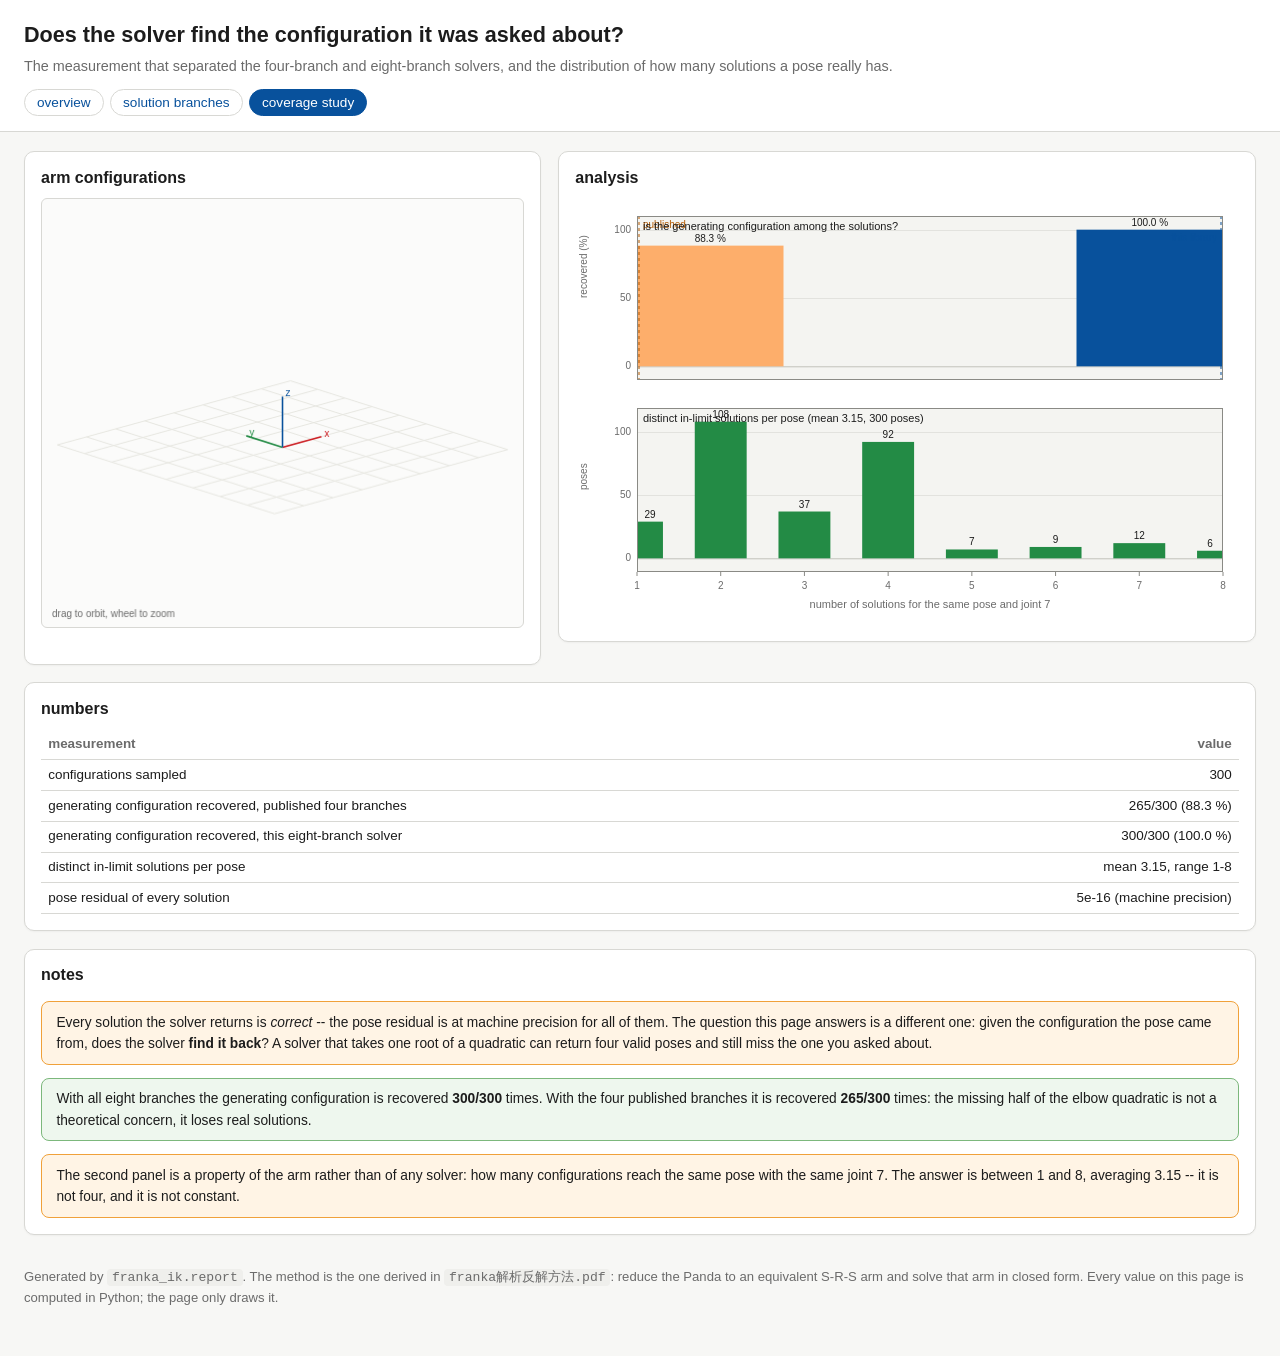
<file: demos/coverage.html>
<!DOCTYPE html>
<html lang="en">
<head>
<meta charset="utf-8">
<meta name="viewport" content="width=device-width, initial-scale=1">
<title>Does the solver find the configuration it was asked about?</title>
<style>
/* Interactive report styling for the franka_ik demos.
 *
 * Deliberately dependency-free and offline-safe: no web fonts, no CDN, no
 * framework.  The pages must open correctly straight from the file system.
 */

:root {
  --bg: #f7f7f5;
  --panel: #ffffff;
  --ink: #1c1c1c;
  --muted: #6b6b6b;
  --line: #d8d8d4;
  --accent: #08519c;
  --limit: #cb181d;
  --feasible: #c7e9c0;
  --infeasible: #e4e4e0;
  --warn-bg: #fff4e5;
  --warn-border: #f0a13a;
}

* { box-sizing: border-box; }

body {
  margin: 0;
  padding: 0 0 3rem;
  background: var(--bg);
  color: var(--ink);
  font-family: -apple-system, BlinkMacSystemFont, "Segoe UI", "Noto Sans CJK SC",
    "PingFang SC", "Microsoft YaHei", Roboto, Helvetica, Arial, sans-serif;
  font-size: 15px;
  line-height: 1.55;
}

header {
  background: var(--panel);
  border-bottom: 1px solid var(--line);
  padding: 1.1rem 1.5rem 0.9rem;
}

header h1 { margin: 0 0 0.25rem; font-size: 1.35rem; }
header p { margin: 0; color: var(--muted); font-size: 0.9rem; max-width: 70rem; }

nav.pages {
  margin-top: 0.7rem;
  display: flex;
  flex-wrap: wrap;
  gap: 0.4rem;
}

nav.pages a {
  text-decoration: none;
  color: var(--accent);
  border: 1px solid var(--line);
  border-radius: 999px;
  padding: 0.15rem 0.75rem;
  font-size: 0.85rem;
  background: var(--panel);
}

nav.pages a.current { background: var(--accent); color: #fff; border-color: var(--accent); }

main { padding: 1.2rem 1.5rem 0; max-width: 1500px; margin: 0 auto; }

.grid {
  display: grid;
  grid-template-columns: minmax(340px, 1fr) minmax(420px, 1.35fr);
  gap: 1.1rem;
  align-items: start;
}

@media (max-width: 1050px) { .grid { grid-template-columns: 1fr; } }

.card {
  background: var(--panel);
  border: 1px solid var(--line);
  border-radius: 10px;
  padding: 0.85rem 1rem 1rem;
  box-shadow: 0 1px 2px rgba(0, 0, 0, 0.04);
}

.card h2 { margin: 0 0 0.5rem; font-size: 1rem; }
.card h3 { margin: 0.9rem 0 0.35rem; font-size: 0.92rem; color: var(--muted); font-weight: 600; }

canvas { display: block; width: 100%; border-radius: 6px; }

canvas.scene { height: 430px; background: #fbfbfa; border: 1px solid var(--line); cursor: grab; }
canvas.scene:active { cursor: grabbing; }
canvas.chart { height: 260px; }
canvas.chart.tall { height: 420px; }
canvas.chart.xtall { height: 620px; }

.controls { display: flex; flex-wrap: wrap; align-items: center; gap: 0.6rem; margin-top: 0.7rem; }

.controls label { font-size: 0.85rem; color: var(--muted); }

input[type="range"] { flex: 1 1 220px; min-width: 160px; accent-color: var(--accent); }

button, select {
  font: inherit;
  font-size: 0.85rem;
  padding: 0.25rem 0.7rem;
  border-radius: 6px;
  border: 1px solid var(--line);
  background: var(--panel);
  color: var(--ink);
  cursor: pointer;
}

button.primary { background: var(--accent); border-color: var(--accent); color: #fff; }
button:hover { border-color: var(--accent); }

.readout {
  display: flex;
  flex-wrap: wrap;
  gap: 0.9rem;
  margin-top: 0.7rem;
  font-variant-numeric: tabular-nums;
  font-size: 0.85rem;
}

.readout div { background: #f2f4f7; border-radius: 6px; padding: 0.25rem 0.6rem; }
.readout b { color: var(--accent); font-weight: 600; }

table { border-collapse: collapse; width: 100%; font-size: 0.84rem; }
th, td { border-bottom: 1px solid var(--line); padding: 0.28rem 0.45rem; text-align: right; }
th:first-child, td:first-child { text-align: left; }
th { color: var(--muted); font-weight: 600; }
td.bad { color: var(--limit); font-weight: 600; }
td.psi { font-variant-numeric: tabular-nums; }

.note {
  background: var(--warn-bg);
  border: 1px solid var(--warn-border);
  border-radius: 8px;
  padding: 0.6rem 0.9rem;
  font-size: 0.86rem;
  margin: 0.8rem 0 0;
}

.note.ok { background: #eef7ee; border-color: #7cb87c; }
.note h3 { margin: 0 0 0.3rem; color: inherit; }
.note ul { margin: 0.3rem 0 0; padding-left: 1.1rem; }

.legend { display: flex; flex-wrap: wrap; gap: 0.75rem; font-size: 0.8rem; margin-top: 0.4rem; }
.legend span { display: inline-flex; align-items: center; gap: 0.3rem; }
.legend i { width: 14px; height: 3px; border-radius: 2px; display: inline-block; }
.legend i.band { height: 12px; opacity: 0.8; }

/* branch toggles: one checkbox per arm drawn in the 3D scene */
.branches { display: flex; flex-wrap: wrap; gap: 0.35rem 0.9rem; margin-top: 0.6rem; font-size: 0.82rem; }
.branches label { display: inline-flex; align-items: center; gap: 0.35rem; cursor: pointer; }
.branches i { width: 12px; height: 12px; border-radius: 3px; display: inline-block; }
.branches input { margin: 0; accent-color: var(--accent); }
.branches .dim { opacity: 0.45; }

footer { max-width: 1500px; margin: 2rem auto 0; padding: 0 1.5rem; color: var(--muted); font-size: 0.82rem; }
footer code { background: #efefec; padding: 0.05rem 0.3rem; border-radius: 4px; }

/* The joint-7 scrubber on the branches page: a slider, a play button and a label.
   The browser has no solver -- the frames are pre-computed and embedded -- so this
   only selects among them. */
.motion {
  display: flex;
  align-items: center;
  gap: 0.6rem;
  margin-top: 0.6rem;
}
.motion input[type="range"] {
  flex: 1 1 auto;
  min-width: 8rem;
  accent-color: #08519c;
}
.motion button {
  font: inherit;
  padding: 0.15rem 0.7rem;
  border: 1px solid #cfcfc8;
  border-radius: 5px;
  background: #fbfbf8;
  cursor: pointer;
}
.motion button:hover { background: #f1f1ec; }
.motion-label {
  font-variant-numeric: tabular-nums;
  color: #6b6b63;
  font-size: 0.85rem;
  white-space: nowrap;
}
.motion-readout {
  margin: 0.25rem 0 0;
  color: #6b6b63;
  font-size: 0.82rem;
}

</style>
</head>
<body>
<header>
  <h1>Does the solver find the configuration it was asked about?</h1>
  <p>The measurement that separated the four-branch and eight-branch solvers, and the distribution of how many solutions a pose really has.</p>
  <nav class="pages"><a href="index.html">overview</a><a href="branches.html">solution branches</a><a href="coverage.html" class="current">coverage study</a></nav>
</header>
<main>
  <div class="grid">
    <section class="card">
      <h2>arm configurations</h2>
      <canvas id="scene" class="scene"></canvas>
      <div id="motion" class="motion"></div>
      <p id="motion-readout" class="motion-readout"></p>
      <div id="branches" class="branches"></div>
    </section>
    <section class="card">
      <h2>analysis</h2>
      <canvas id="chart" class="chart tall"></canvas>
      <div id="legend" class="legend"></div>
    </section>
  </div>
  <section class="card" id="table-card" style="margin-top:1.1rem">
    <h2>numbers</h2>
    <div id="table"></div>
  </section>
  <section class="card" style="margin-top:1.1rem">
    <h2>notes</h2>
    <div id="notes"></div>
  </section>
</main>
<footer>
  Generated by <code>franka_ik.report</code>.  The method is the one derived in
  <code>franka&#35299;&#26512;&#21453;&#35299;&#26041;&#27861;.pdf</code>: reduce the Panda to an equivalent S-R-S arm and solve
  that arm in closed form.  Every value on this page is computed in Python; the
  page only draws it.
</footer>
<script>
window.FRANKA_IK_DATA = {"kind":"coverage","arms":[],"target":null,"tool":null,"toggleArms":false,"panels":[{"title":"is the generating configuration among the solutions?","yLabel":"recovered (%)","xLabel":"solver","xValues":[0.0,1.0],"barWidth":0.5,"bars":[{"x":0.0,"y":88.33,"label":"88.3 %","color":"#fdae6b"},{"x":1.0,"y":100.0,"label":"100.0 %","color":"#08519c"}],"markers":[{"x":0.0,"label":"published","color":"#b35900"},{"x":1.0,"label":"this library","color":"#08519c"}]},{"title":"distinct in-limit solutions per pose (mean 3.15, 300 poses)","yLabel":"poses","xLabel":"number of solutions for the same pose and joint 7","xValues":[1.0,2.0,3.0,4.0,5.0,6.0,7.0,8.0],"barWidth":0.62,"bars":[{"x":1.0,"y":29.0,"label":"29","color":"#238b45"},{"x":2.0,"y":108.0,"label":"108","color":"#238b45"},{"x":3.0,"y":37.0,"label":"37","color":"#238b45"},{"x":4.0,"y":92.0,"label":"92","color":"#238b45"},{"x":5.0,"y":7.0,"label":"7","color":"#238b45"},{"x":6.0,"y":9.0,"label":"9","color":"#238b45"},{"x":7.0,"y":12.0,"label":"12","color":"#238b45"},{"x":8.0,"y":6.0,"label":"6","color":"#238b45"}]}],"table":{"headers":["measurement","value"],"rows":[["configurations sampled","300"],["generating configuration recovered, published four branches","265/300 (88.3 %)"],["generating configuration recovered, this eight-branch solver","300/300 (100.0 %)"],["distinct in-limit solutions per pose","mean 3.15, range 1-8"],["pose residual of every solution","5e-16 (machine precision)"]]},"notes":["Every solution the solver returns is <i>correct</i> -- the pose residual is at machine precision for all of them. The question this page answers is a different one: given the configuration the pose came from, does the solver <b>find it back</b>? A solver that takes one root of a quadratic can return four valid poses and still miss the one you asked about.","OK: With all eight branches the generating configuration is recovered <b>300/300</b> times. With the four published branches it is recovered <b>265/300</b> times: the missing half of the elbow quadratic is not a theoretical concern, it loses real solutions.","The second panel is a property of the arm rather than of any solver: how many configurations reach the same pose with the same joint 7. The answer is between 1 and 8, averaging 3.15 -- it is not four, and it is not constant."]};
</script>
<script>
/* Interactive renderer for the franka_ik HTML reports.
 *
 * The Python side computes everything and embeds it as `window.FRANKA_IK_DATA`.
 * This file only draws it: a 3D wireframe scene that can show several arm
 * configurations at once (one per solution branch, which is the whole point of
 * this repository), a general multi-panel 2D chart, and a table.
 *
 * No external dependency, no CDN, no network: the pages must open from disk.
 *
 * Data schema (angles in degrees, positions in metres):
 *
 *   title        string
 *   kind         "index" | "branches" | "coverage" | "tracking"
 *   arms         [{label, color, points: [[x,y,z] x 8], qDeg[7],
 *                  poseError, withinLimits, recoversTarget, dim?}]
 *   target       {points, qDeg} | null       the configuration the pose came from
 *   tool         [x, y, z] | null            the target pose position
 *   panels       see below
 *   table        {headers, rows}
 *   notes        string[]
 *   toggleArms   boolean                     offer per-arm visibility checkboxes
 *
 * Panel schema:
 *   {title, series: [{label, values, color?, dashed?}], xValues?, xLabel?,
 *    markers: [{x, label, color}], bands: [[lo, hi]], fixedY?: [lo, hi]}
 */

(function () {
  "use strict";

  var DATA = window.FRANKA_IK_DATA || {};
  var COLORS = ["#08519c", "#cb181d", "#238b45", "#f16913", "#6a51a3", "#0c7489", "#8c510a"];
  var GRID = "#e2e2de";
  var AXIS = "#8a8a85";
  var INK = "#1c1c1c";
  var MUTED = "#6b6b6b";
  var FEASIBLE_FILL = "rgba(199, 233, 192, 0.5)";

  // ------------------------------------------------------------------ //
  // canvas helpers
  // ------------------------------------------------------------------ //

  function setupCanvas(canvas) {
    var ratio = window.devicePixelRatio || 1;
    var rect = canvas.getBoundingClientRect();
    var width = Math.max(1, Math.round(rect.width));
    var height = Math.max(1, Math.round(rect.height));
    canvas.width = Math.round(width * ratio);
    canvas.height = Math.round(height * ratio);
    var ctx = canvas.getContext("2d");
    ctx.setTransform(ratio, 0, 0, ratio, 0, 0);
    ctx.clearRect(0, 0, width, height);
    return { ctx: ctx, width: width, height: height };
  }

  function text(ctx, str, x, y, opts) {
    opts = opts || {};
    ctx.save();
    ctx.font = (opts.size || 11) + "px -apple-system, Segoe UI, Roboto, sans-serif";
    ctx.fillStyle = opts.color || INK;
    ctx.textAlign = opts.align || "left";
    ctx.textBaseline = opts.baseline || "alphabetic";
    if (opts.rotate) {
      ctx.translate(x, y);
      ctx.rotate(opts.rotate);
      ctx.fillText(str, 0, 0);
    } else {
      ctx.fillText(str, x, y);
    }
    ctx.restore();
  }

  function niceTicks(min, max, count) {
    if (!(max > min)) { return [min]; }
    var span = max - min;
    var rawStep = span / Math.max(1, count);
    var magnitude = Math.pow(10, Math.floor(Math.log(rawStep) / Math.LN10));
    var candidates = [1, 2, 2.5, 5, 10];
    var step = magnitude * 10;
    for (var i = 0; i < candidates.length; i += 1) {
      if (magnitude * candidates[i] >= rawStep) { step = magnitude * candidates[i]; break; }
    }
    var ticks = [];
    var first = Math.ceil(min / step) * step;
    for (var v = first; v <= max + step * 1e-6; v += step) {
      ticks.push(Math.abs(v) < step * 1e-6 ? 0 : v);
    }
    return ticks;
  }

  function isNum(value) {
    return typeof value === "number" && isFinite(value);
  }

  // ------------------------------------------------------------------ //
  // multi-panel chart
  // ------------------------------------------------------------------ //

  function drawChart(canvas, data) {
    var view = setupCanvas(canvas);
    var ctx = view.ctx;
    var panels = data.panels || [];
    if (!panels.length) { return; }

    var padLeft = 62;
    var padRight = 16;
    var padTop = 18;
    var padBottom = 46;
    var gap = 28;
    var plotWidth = view.width - padLeft - padRight;
    var plotHeight = (view.height - padTop - padBottom - gap * (panels.length - 1)) / panels.length;
    if (plotWidth < 40 || plotHeight < 30) { return; }

    panels.forEach(function (panel, index) {
      var top = padTop + index * (plotHeight + gap);
      var bottom = top + plotHeight;

      var xs = panel.xValues || [];
      var xMin = xs.length ? xs[0] : 0;
      var xMax = xs.length ? xs[xs.length - 1] : 1;
      var xTicks = niceTicks(xMin, xMax, 8);
      var tickStep = xTicks.length > 1 ? xTicks[1] - xTicks[0] : (xMax - xMin);
      function xOf(value) { return padLeft + ((value - xMin) / (xMax - xMin)) * plotWidth; }

      var yMin = Infinity;
      var yMax = -Infinity;
      if (panel.bars) {
        panel.bars.forEach(function (bar) { yMin = Math.min(yMin, 0, bar.y); yMax = Math.max(yMax, 0, bar.y); });
      }
      (panel.series || []).forEach(function (series) {
        series.values.forEach(function (value) {
          if (!isNum(value)) { return; }
          yMin = Math.min(yMin, value);
          yMax = Math.max(yMax, value);
        });
      });
      if (!isFinite(yMin) || !isFinite(yMax)) { yMin = -1; yMax = 1; }
      if (panel.fixedY) { yMin = panel.fixedY[0]; yMax = panel.fixedY[1]; }
      var span = yMax - yMin;
      if (span < 1e-12) { span = 1; }
      yMin -= span * 0.1;
      yMax += span * 0.1;
      function yOf(value) { return bottom - ((value - yMin) / (yMax - yMin)) * plotHeight; }

      ctx.fillStyle = "#f4f4f1";
      ctx.fillRect(padLeft, top, plotWidth, plotHeight);
      (panel.bands || []).forEach(function (band) {
        ctx.fillStyle = FEASIBLE_FILL;
        var left = xOf(band[0]);
        ctx.fillRect(left, top, xOf(band[1]) - left, plotHeight);
      });

      ctx.strokeStyle = GRID;
      ctx.lineWidth = 1;
      var yTicks = niceTicks(yMin, yMax, 4);
      ctx.beginPath();
      yTicks.forEach(function (value) {
        ctx.moveTo(padLeft, Math.round(yOf(value)) + 0.5);
        ctx.lineTo(padLeft + plotWidth, Math.round(yOf(value)) + 0.5);
      });
      ctx.stroke();
      yTicks.forEach(function (value) {
        text(ctx, value.toFixed(Math.abs(yMax - yMin) < 4 ? 2 : 0), padLeft - 6, yOf(value) + 3,
             { align: "right", size: 10, color: MUTED });
      });

      ctx.strokeStyle = "#c8c8c2";
      ctx.beginPath();
      ctx.moveTo(padLeft, yOf(0) + 0.5);
      ctx.lineTo(padLeft + plotWidth, yOf(0) + 0.5);
      ctx.stroke();

      // optional bar series, for the coverage and histogram panels
      (panel.bars || []).forEach(function (bar, barIndex) {
        var half = 0.5 * (panel.barWidth || 0.6);
        // clamp: a bar centred on the first or last sample would otherwise
        // stick out of the plot area by half its width
        var left = Math.max(padLeft, Math.min(xOf(bar.x - half), padLeft + plotWidth));
        var right = Math.max(padLeft, Math.min(xOf(bar.x + half), padLeft + plotWidth));
        var topY = yOf(bar.y);
        var zeroY = yOf(0);
        ctx.fillStyle = bar.color || COLORS[barIndex % COLORS.length];
        ctx.fillRect(left, Math.min(topY, zeroY), right - left, Math.abs(zeroY - topY));
        if (bar.label) {
          text(ctx, bar.label, 0.5 * (left + right), topY - 4,
               { align: "center", size: 10, color: INK });
        }
      });

      (panel.series || []).forEach(function (series, seriesIndex) {
        ctx.strokeStyle = series.color || COLORS[seriesIndex % COLORS.length];
        ctx.lineWidth = series.width || 1.8;
        if (series.dashed) { ctx.setLineDash([6, 4]); }
        ctx.beginPath();
        var started = false;
        xs.forEach(function (x, i) {
          var value = series.values[i];
          if (!isNum(value)) { started = false; return; }
          var px = xOf(x);
          var py = yOf(value);
          if (!started) { ctx.moveTo(px, py); started = true; } else { ctx.lineTo(px, py); }
        });
        ctx.stroke();
        ctx.setLineDash([]);
      });

      (panel.markers || []).forEach(function (marker, markerIndex) {
        // a marker can be off scale, e.g. tan(theta4/2) as theta4 approaches
        // 180 degrees; pin it to the edge instead of drawing outside the canvas
        var raw = xOf(marker.x);
        var pinned = Math.max(padLeft + 2, Math.min(raw, padLeft + plotWidth - 2));
        ctx.strokeStyle = marker.color || "#08519c";
        ctx.setLineDash([3, 3]);
        ctx.beginPath();
        ctx.moveTo(pinned, top);
        ctx.lineTo(pinned, bottom);
        ctx.stroke();
        ctx.setLineDash([]);
        if (marker.label) {
          var above = raw < padLeft + plotWidth * 0.5;
          text(ctx, marker.label,
               pinned + (above ? 4 : -4),
               top + 12 + 13 * markerIndex,
               { size: 10, color: marker.color, align: above ? "left" : "right" });
        }
      });

      ctx.strokeStyle = AXIS;
      ctx.lineWidth = 1;
      ctx.strokeRect(padLeft + 0.5, top + 0.5, plotWidth - 1, plotHeight - 1);
      text(ctx, panel.title || "", padLeft + 6, top + 14, { size: 11 });
      if (panel.yLabel) {
        text(ctx, panel.yLabel, 12, top + plotHeight / 2,
             { size: 10, color: MUTED, rotate: -Math.PI / 2 });
      }

      if (index === panels.length - 1) {
        ctx.strokeStyle = AXIS;
        ctx.beginPath();
        xTicks.forEach(function (value) {
          ctx.moveTo(xOf(value), bottom);
          ctx.lineTo(xOf(value), bottom + 4);
        });
        ctx.stroke();
        xTicks.forEach(function (value) {
          var decimals = tickStep < 0.1 ? 2 : (tickStep < 1 ? 1 : 0);
          text(ctx, value.toFixed(decimals), xOf(value), bottom + 17,
               { align: "center", size: 10, color: MUTED });
        });
        text(ctx, panel.xLabel || "", padLeft + plotWidth / 2, bottom + 36,
             { align: "center", size: 11, color: MUTED });
      }
    });

    drawLegend(panels);
  }

  function drawLegend(panels) {
    var host = document.getElementById("legend");
    if (!host) { return; }
    host.innerHTML = "";
    var seen = {};
    panels.forEach(function (panel) {
      (panel.series || []).forEach(function (series, seriesIndex) {
        if (!series.label || seen[series.label]) { return; }
        seen[series.label] = true;
        var span = document.createElement("span");
        var swatch = document.createElement("i");
        swatch.style.background = series.color || COLORS[seriesIndex % COLORS.length];
        span.appendChild(swatch);
        span.appendChild(document.createTextNode(series.label));
        host.appendChild(span);
      });
    });
  }

  // ------------------------------------------------------------------ //
  // 3D scene: several arm configurations at once
  // ------------------------------------------------------------------ //

  function Scene(canvas) {
    this.canvas = canvas;
    this.yaw = -0.75;
    this.pitch = 0.30;
    this.zoom = 1.0;
    this.dragging = false;
    this.lastX = 0;
    this.lastY = 0;
    this.visible = {};
    this.bounds = null;
    this.hidden = {};
    this.attach();
  }

  Scene.prototype.attach = function () {
    var self = this;
    this.canvas.addEventListener("mousedown", function (event) {
      self.dragging = true;
      self.lastX = event.clientX;
      self.lastY = event.clientY;
    });
    window.addEventListener("mouseup", function () { self.dragging = false; });
    window.addEventListener("mousemove", function (event) {
      if (!self.dragging) { return; }
      self.yaw += (event.clientX - self.lastX) * 0.01;
      self.pitch += (event.clientY - self.lastY) * 0.01;
      self.pitch = Math.max(-1.45, Math.min(1.45, self.pitch));
      self.lastX = event.clientX;
      self.lastY = event.clientY;
      self.render();
    });
    this.canvas.addEventListener("wheel", function (event) {
      event.preventDefault();
      self.zoom *= event.deltaY < 0 ? 1.08 : 1 / 1.08;
      self.zoom = Math.max(0.35, Math.min(4, self.zoom));
      self.render();
    }, { passive: false });
    window.addEventListener("resize", function () { self.render(); });
  };

  Scene.prototype.setHidden = function (index, hidden) {
    this.hidden[index] = hidden;
    this.render();
  };

  /** Bounding box and auto-fit scale over everything that may be drawn. */
  Scene.prototype.fit = function (view) {
    if (!this.bounds) {
      var min = [Infinity, Infinity, Infinity];
      var max = [-Infinity, -Infinity, -Infinity];
      var collections = motionArms().map(function (arm) { return arm.points; });
      if (DATA.target) { collections.push(DATA.target.points); }
      collections.forEach(function (frames) {
        (frames || []).forEach(function (point) {
          for (var axis = 0; axis < 3; axis += 1) {
            if (!isNum(point[axis])) { continue; }
            if (point[axis] < min[axis]) { min[axis] = point[axis]; }
            if (point[axis] > max[axis]) { max[axis] = point[axis]; }
          }
        });
      });
      var centre = [0, 0, 0];
      var extent = 0.2;
      for (var axis2 = 0; axis2 < 3; axis2 += 1) {
        if (!isFinite(min[axis2]) || !isFinite(max[axis2])) { min[axis2] = -0.5; max[axis2] = 0.5; }
        centre[axis2] = 0.5 * (min[axis2] + max[axis2]);
        extent = Math.max(extent, max[axis2] - min[axis2]);
      }
      this.bounds = { centre: centre, extent: extent };
    }
    var span = Math.min(view.width, view.height) * 0.62;
    return {
      centre: this.bounds.centre,
      extent: this.bounds.extent,
      scale: (span / this.bounds.extent) * this.zoom,
    };
  };

  Scene.prototype.project = function (point, view, centre, scale) {
    var cy = Math.cos(this.yaw), sy = Math.sin(this.yaw);
    var cp = Math.cos(this.pitch), sp = Math.sin(this.pitch);
    var x = point[0] - centre[0];
    var y = point[1] - centre[1];
    var z = point[2] - centre[2];
    var x1 = x * cy + y * sy;
    var y1 = -x * sy + y * cy;
    var y2 = y1 * cp - z * sp;
    var z2 = y1 * sp + z * cp;
    return [view.width / 2 + x1 * scale, view.height * 0.58 - z2 * scale, y2];
  };

  Scene.prototype.render = function () {
    var view = setupCanvas(this.canvas);
    var ctx = view.ctx;
    var fit = this.fit(view);
    var centre = fit.centre;
    var scale = fit.scale;

    // ground grid at z = 0
    var gridHalf = Math.max(0.4, fit.extent * 0.6);
    ctx.strokeStyle = "#e6e6e0";
    ctx.lineWidth = 1;
    ctx.beginPath();
    for (var g = -gridHalf; g <= gridHalf * 1.001; g += gridHalf / 4) {
      var a = this.project([g, -gridHalf, 0], view, centre, scale);
      var b = this.project([g, gridHalf, 0], view, centre, scale);
      ctx.moveTo(a[0], a[1]); ctx.lineTo(b[0], b[1]);
      var c = this.project([-gridHalf, g, 0], view, centre, scale);
      var d = this.project([gridHalf, g, 0], view, centre, scale);
      ctx.moveTo(c[0], c[1]); ctx.lineTo(d[0], d[1]);
    }
    ctx.stroke();

    var self = this;

    function drawChain(points, color, width, alpha, dash) {
      var projected = points.map(function (point) {
        return self.project(point, view, centre, scale);
      });
      ctx.strokeStyle = color;
      ctx.globalAlpha = alpha;
      ctx.lineWidth = width;
      ctx.lineJoin = "round";
      if (dash) { ctx.setLineDash(dash); }
      ctx.beginPath();
      ctx.moveTo(projected[0][0], projected[0][1]);
      for (var i = 1; i < projected.length; i += 1) {
        ctx.lineTo(projected[i][0], projected[i][1]);
      }
      ctx.stroke();
      ctx.setLineDash([]);
      projected.forEach(function (point, index) {
        ctx.fillStyle = color;
        ctx.beginPath();
        ctx.arc(point[0], point[1], index === 0 ? 4 : 3, 0, Math.PI * 2);
        ctx.fill();
      });
      ctx.globalAlpha = 1;
    }

    // the configuration the pose came from, drawn first as a reference
    if (DATA.target) {
      drawChain(DATA.target.points, "#111111", 1.4, 0.85, [6, 5]);
    }

    // one polyline per branch
    motionArms().forEach(function (arm, index) {
      if (self.hidden[index]) { return; }
      drawChain(arm.points, arm.color || COLORS[index % COLORS.length],
                arm.recoversTarget ? 3.4 : 2.0,
                arm.recoversTarget ? 1.0 : 0.62, null);
    });

    // the target tool position
    if (DATA.tool) {
      var tip = this.project(DATA.tool, view, centre, scale);
      ctx.fillStyle = "#000000";
      ctx.beginPath();
      ctx.arc(tip[0], tip[1], 5, 0, Math.PI * 2);
      ctx.fill();
      text(ctx, "target pose", tip[0] + 8, tip[1] - 6, { size: 10, color: "#111111" });
    }

    // world axes at the origin
    var origin = this.project([0, 0, 0], view, centre, scale);
    var axisLength = Math.max(0.08, fit.extent * 0.2);
    [["x", "#cb181d", [axisLength, 0, 0]], ["y", "#238b45", [0, axisLength, 0]],
     ["z", "#08519c", [0, 0, axisLength]]].forEach(function (axis) {
      var tip2 = self.project(axis[2], view, centre, scale);
      ctx.strokeStyle = axis[1];
      ctx.lineWidth = 1.6;
      ctx.beginPath();
      ctx.moveTo(origin[0], origin[1]);
      ctx.lineTo(tip2[0], tip2[1]);
      ctx.stroke();
      text(ctx, axis[0], tip2[0] + 3, tip2[1], { size: 10, color: axis[1] });
    });

    text(ctx, "drag to orbit, wheel to zoom", 10, view.height - 10, { size: 10, color: MUTED });
  };

  // ------------------------------------------------------------------ //
  // page wiring
  // ------------------------------------------------------------------ //

  function buildTable(host, table) {
    if (!table || !table.rows || !table.rows.length) { return; }
    var html = "<table><thead><tr>";
    table.headers.forEach(function (header) { html += "<th>" + header + "</th>"; });
    html += "</tr></thead><tbody>";
    table.rows.forEach(function (row) {
      html += "<tr>";
      row.forEach(function (cell) {
        var cls = "";
        if (typeof cell === "string" && cell.indexOf("!") === 0) { cls = ' class="bad"'; cell = cell.slice(1); }
        html += "<td" + cls + ">" + cell + "</td>";
      });
      html += "</tr>";
    });
    html += "</tbody></table>";
    host.innerHTML = html;
  }

  function buildNotes(host, notes) {
    if (!notes || !notes.length) { return; }
    host.innerHTML = notes.map(function (note) {
      var ok = note.indexOf("OK:") === 0;
      return '<div class="note' + (ok ? " ok" : "") + '">' + note.replace(/^OK:\s*/, "") + "</div>";
    }).join("");
  }

  function buildBranchToggles(host, scene) {
    if (!host || !DATA.toggleArms || !DATA.arms) { return; }
    host.innerHTML = "";
    DATA.arms.forEach(function (arm, index) {
      var label = document.createElement("label");
      var box = document.createElement("input");
      box.type = "checkbox";
      box.checked = true;
      box.addEventListener("change", function () { scene.setHidden(index, !box.checked); });
      var swatch = document.createElement("i");
      swatch.style.background = arm.color || COLORS[index % COLORS.length];
      label.appendChild(box);
      label.appendChild(swatch);
      label.appendChild(document.createTextNode(
        arm.label + (arm.recoversTarget ? "  *target*" : "")
      ));
      host.appendChild(label);
    });
  }

  // ------------------------------------------------------------------ //
  // motion track: scrub joint 7 through pre-computed frames
  // ------------------------------------------------------------------ //
  var frame = 0;

  /** The arms to draw: the scrubbed frame when there is one, else the page's own. */
  function motionArms() {
    var motion = DATA.motion;
    if (!motion || !motion.parts || !motion.parts.length) { return DATA.arms || []; }
    return motion.parts[Math.max(0, Math.min(frame, motion.parts.length - 1))];
  }

  /** One line describing the scrubbed frame. */
  function motionReadout() {
    var arms = motionArms();
    var targets = arms.filter(function (arm) { return arm.recoversTarget; });
    var published = targets.filter(function (arm) {
      return arm.label.indexOf("q4+") === 0;
    });
    return "this frame: " + arms.length + " in-limit configuration(s); "
      + targets.length + " of them the generating one, "
      + published.length + " of those on the published '+' elbow root";
  }

  /**
   * The joint-7 scrubber: a slider over the pre-computed frames and a play button.
   *
   * The browser cannot solve the closed form, so the sweep is pre-computed by
   * ``franka_ik.report`` and embedded; moving the slider selects a frame and the 3D
   * view and the readout follow.  The table and the quadratic panel deliberately do
   * *not* follow: they describe the page's own joint 7, which the caption says.
   */
  function buildMotion(host, scene, readout) {
    var motion = DATA.motion;
    if (!host || !motion || !motion.parts || motion.parts.length < 2) { return null; }
    host.innerHTML = "";

    var slider = document.createElement("input");
    slider.type = "range";
    slider.min = "0";
    slider.max = String(motion.parts.length - 1);
    slider.step = "1";
    slider.value = String(motion.index || 0);
    slider.id = "q7";
    frame = Number(slider.value);

    var label = document.createElement("span");
    label.className = "motion-label";

    var play = document.createElement("button");
    play.type = "button";
    play.textContent = "play";

    var timer = null;
    function paint() {
      label.textContent = "joint 7 = " + motion.q7Deg[frame].toFixed(2) + " deg, "
        + motionArms().length + " configuration(s)";
      if (readout) { readout.textContent = motionReadout(); }
    }
    function apply() {
      scene.render();
      paint();
    }
    slider.addEventListener("input", function () {
      frame = Number(slider.value);
      apply();
    });
    play.addEventListener("click", function () {
      if (timer) {
        window.clearInterval(timer);
        timer = null;
        play.textContent = "play";
        return;
      }
      play.textContent = "pause";
      timer = window.setInterval(function () {
        frame = (frame + 1) % motion.parts.length;
        slider.value = String(frame);
        apply();
      }, 320);
    });

    host.appendChild(slider);
    host.appendChild(play);
    host.appendChild(label);
    paint();
    return { slider: slider, play: play, label: label };
  }

  function main() {
    var sceneCanvas = document.getElementById("scene");
    var chartCanvas = document.getElementById("chart");
    var scene = sceneCanvas ? new Scene(sceneCanvas) : null;
    if (scene) { scene.render(); }
    if (chartCanvas) { drawChart(chartCanvas, DATA); }
    buildTable(document.getElementById("table"), DATA.table);
    buildNotes(document.getElementById("notes"), DATA.notes);
    var motionHost = document.getElementById("motion");
    if (motionHost) { buildMotion(motionHost, scene, document.getElementById("motion-readout")); }
    buildBranchToggles(document.getElementById("branches"), scene);

    window.addEventListener("resize", function () {
      if (scene) { scene.render(); }
      if (chartCanvas) { drawChart(chartCanvas, DATA); }
    });
  }

  if (document.readyState === "loading") {
    document.addEventListener("DOMContentLoaded", main);
  } else {
    main();
  }
})();

</script>
</body>
</html>
</file>
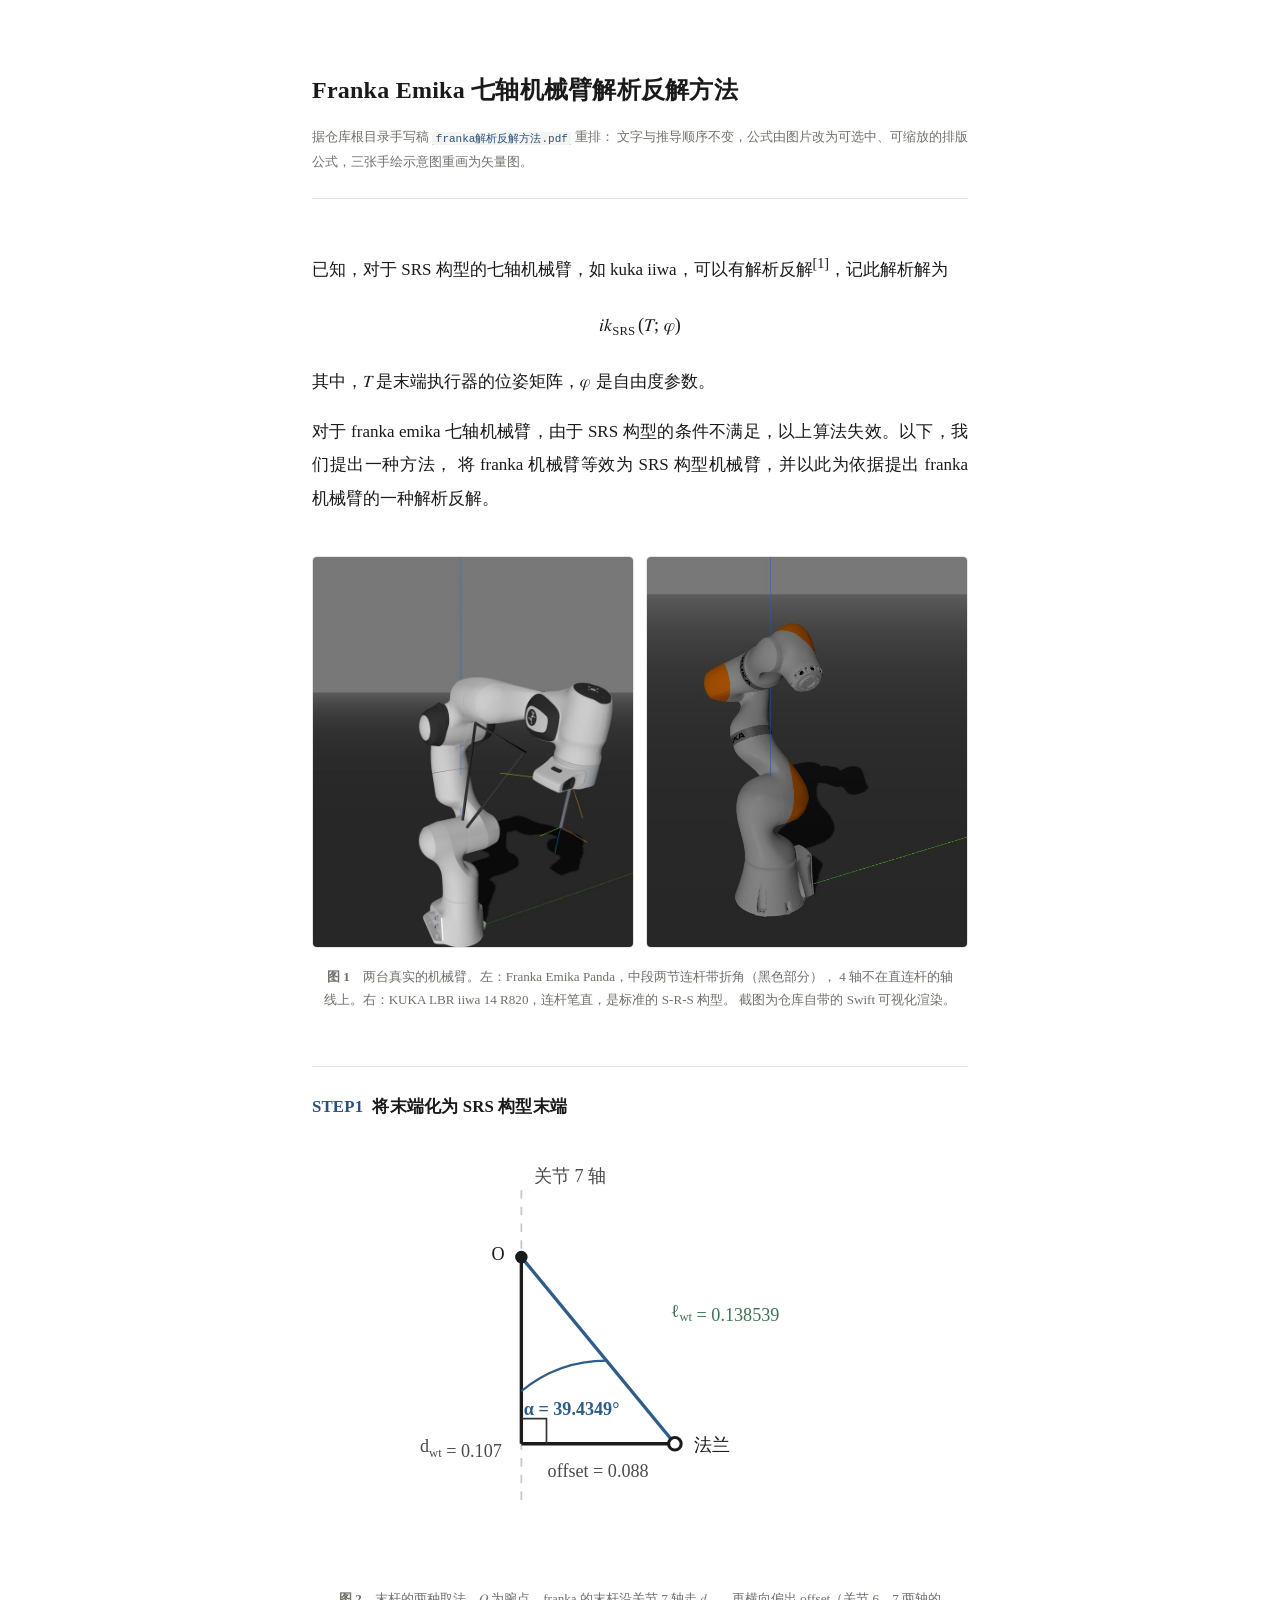
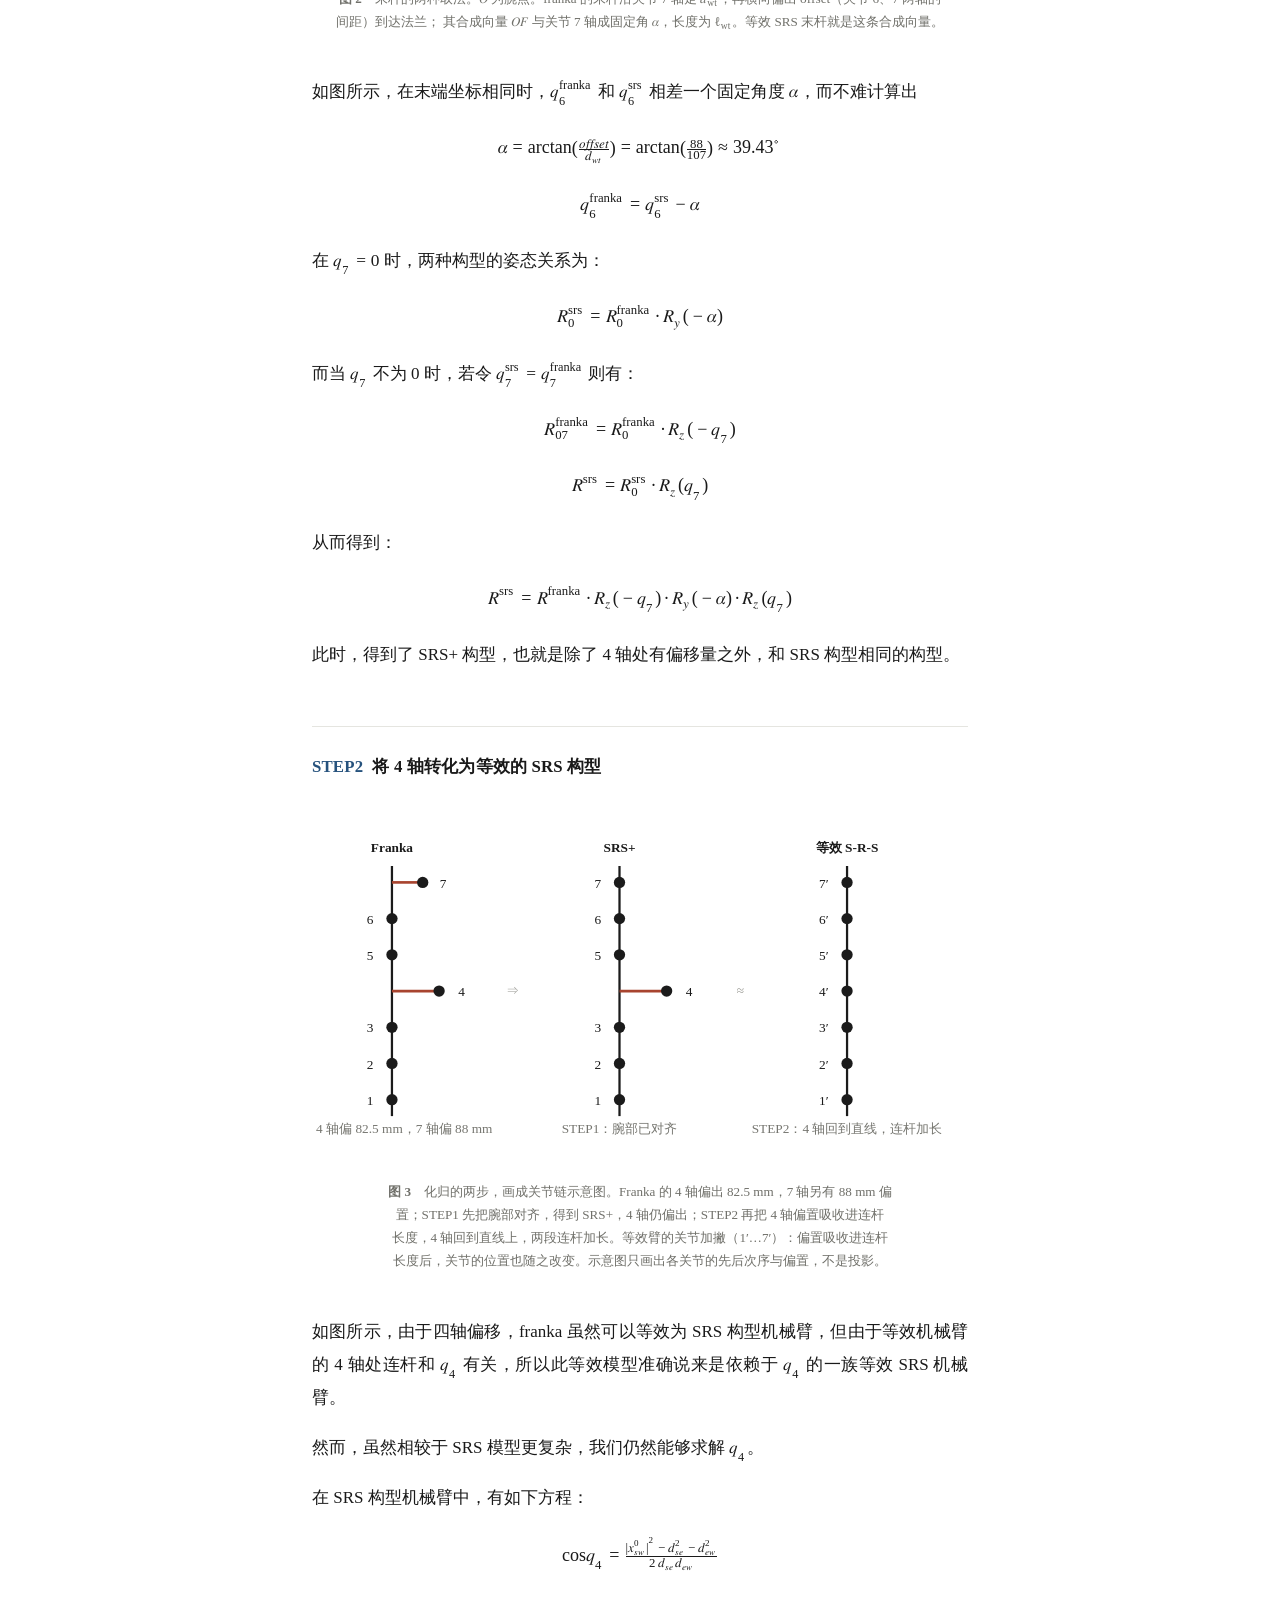
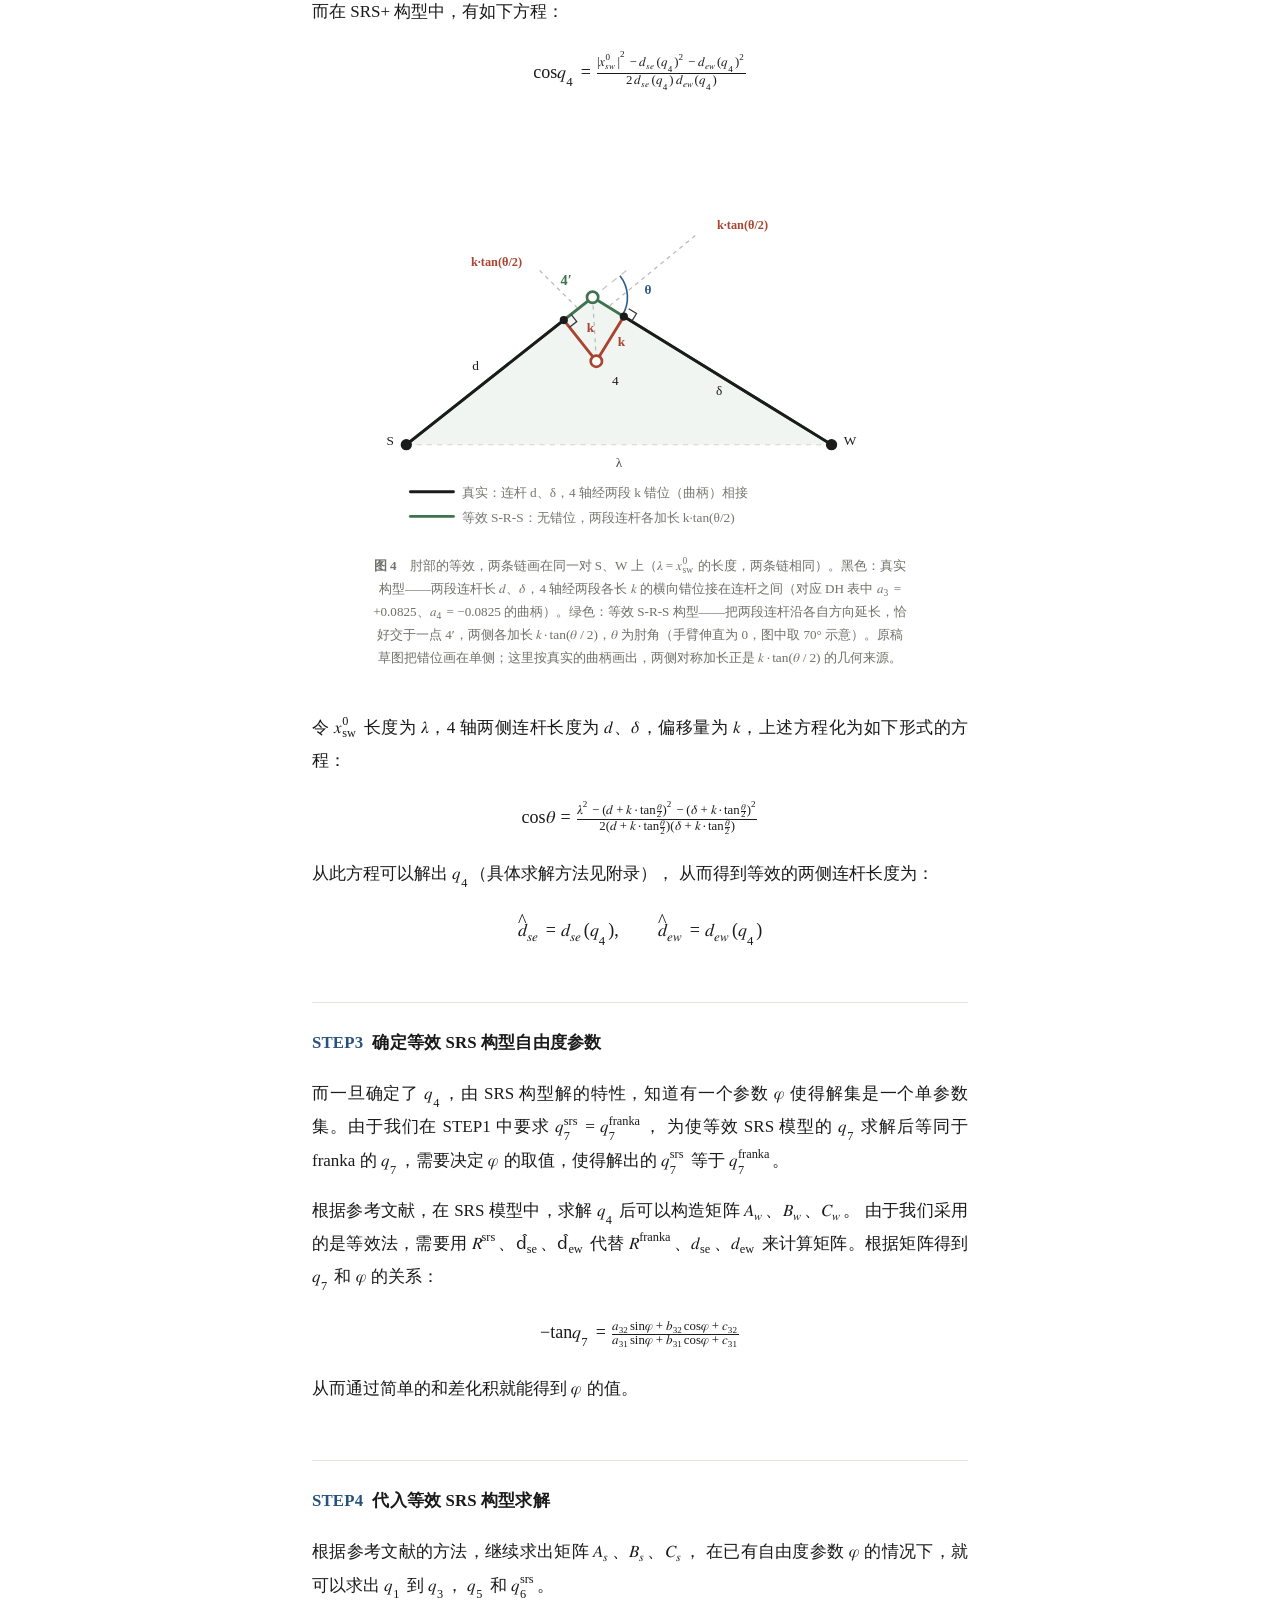
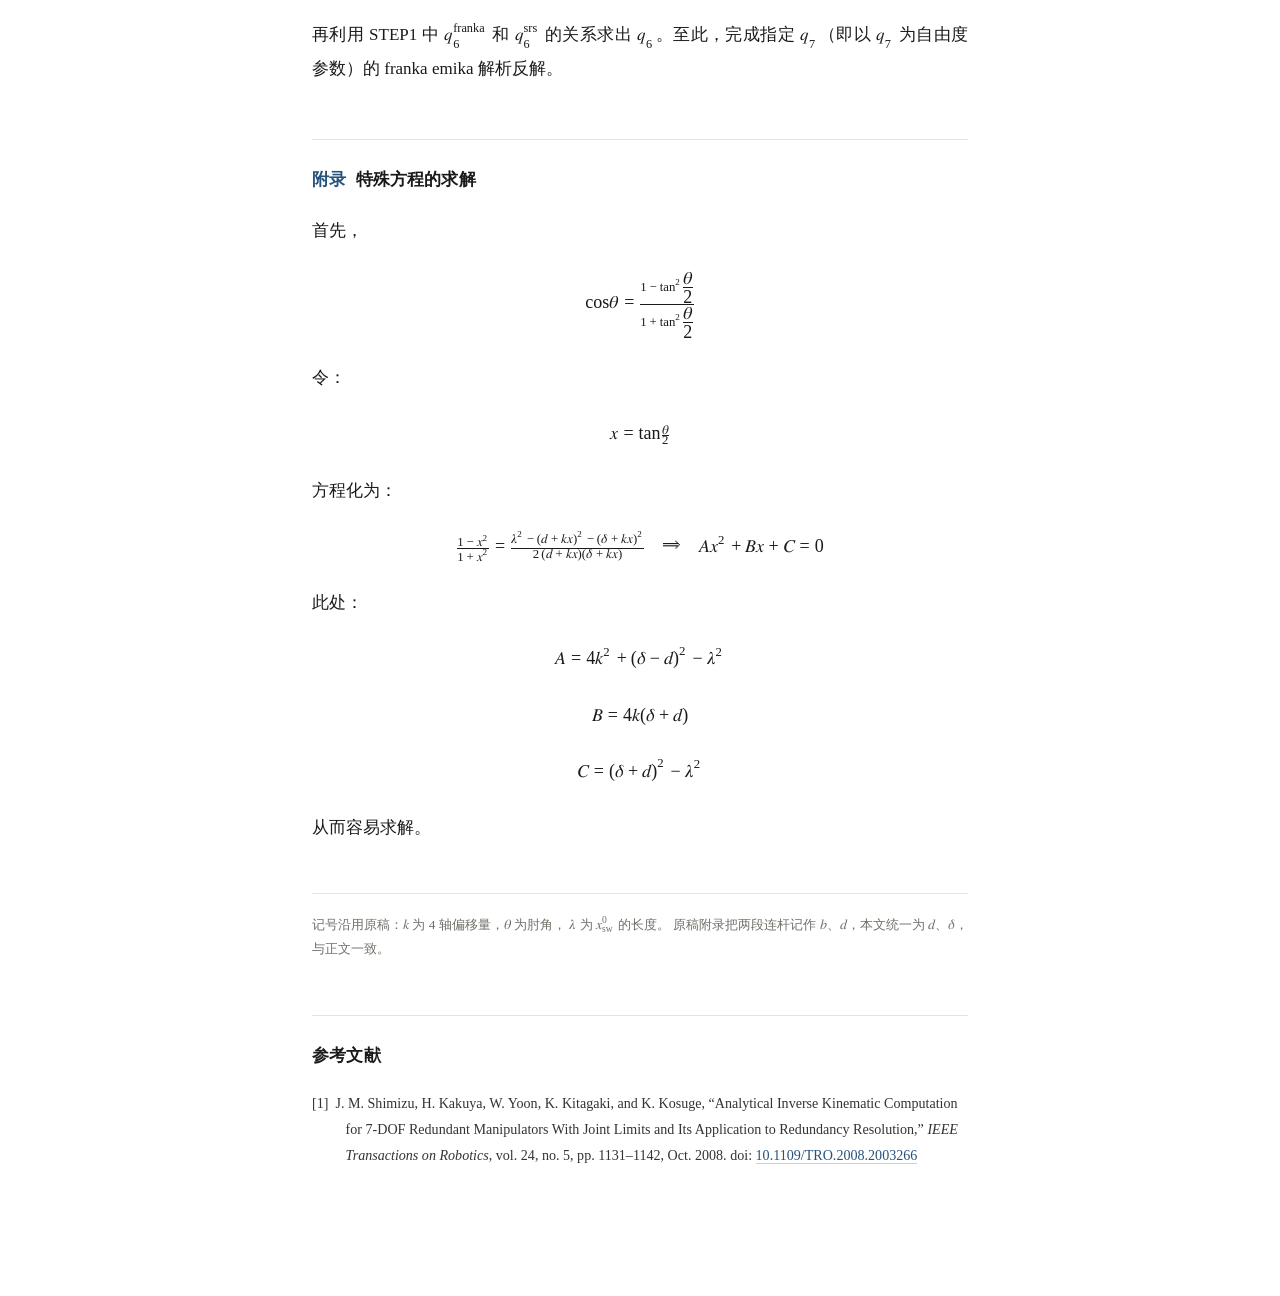
<file: docs/method_illustrated.html>
<!DOCTYPE html>
<html lang="zh-CN">
<head>
<meta charset="utf-8">
<meta name="viewport" content="width=device-width, initial-scale=1">
<title>Franka Emika 七轴机械臂解析反解方法</title>
<style>
:root{
  --ink:#1a1a1a; --muted:#70706a; --rule:#e5e5e0; --accent:#26527d;
}
*{box-sizing:border-box}
body{
  margin:0; background:#fff; color:var(--ink);
  font-family:"Noto Serif CJK SC","Source Han Serif SC","Songti SC","SimSun",
              Georgia,"Times New Roman",serif;
  font-size:17px; line-height:1.95;
  -webkit-font-smoothing:antialiased;
}
main{max-width:44rem; margin:0 auto; padding:4.5rem 1.5rem 7rem}

/* ---------- 标题 ---------- */
h1{font-size:1.5rem; font-weight:600; line-height:1.55; margin:0 0 1rem; letter-spacing:.01em}
.docmeta{
  font-size:.8rem; color:var(--muted); line-height:1.9; margin:0 0 3.2rem;
  padding-bottom:1.5rem; border-bottom:1px solid var(--rule);
}
.docmeta a{color:var(--accent); text-decoration:none; border-bottom:1px solid #c3d2e0}
.docmeta a:hover{border-bottom-color:var(--accent)}

/* ---------- 正文 ---------- */
p{margin:1.05rem 0; text-align:justify; text-justify:inter-ideograph}
h2{
  font-size:1.05rem; font-weight:600; margin:3.4rem 0 1.1rem; padding-top:1.5rem;
  border-top:1px solid var(--rule); letter-spacing:.01em;
}
h2 .lab{color:var(--accent); margin-right:.55em}
code{
  font-family:ui-monospace,SFMono-Regular,Menlo,Consolas,monospace;
  font-size:.86em; background:#f4f4f1; padding:.06em .32em; border-radius:3px;
}

/* ---------- 公式 ---------- */
.mathblock{display:block; margin:1.45rem 0; text-align:center; overflow-x:auto; overflow-y:hidden}
.mathblock + .mathblock{margin-top:.4rem}
math{font-size:1.02em}
.mathblock > math{font-size:1.06em}

/* ---------- 图 ---------- */
figure{margin:2.6rem 0; text-align:center}
figure svg{display:block; width:100%; height:auto; overflow:visible}
.shots{display:grid; grid-template-columns:1fr 1fr; gap:.8rem; align-items:end}
.shots img{display:block; width:100%; height:auto; border-radius:5px; border:1px solid var(--rule)}
figcaption{
  font-size:.82rem; color:var(--muted); margin-top:1.1rem; line-height:1.75;
  text-align:center; text-wrap:balance;
}

/* ---------- 图内元素 ---------- */
.fig{fill:#333}
.fig text{font-family:"Noto Serif CJK SC","Songti SC",Georgia,serif; font-size:13px}
/* 图 2：骨架与关节轴 */
.bone{fill:none; stroke:var(--c); stroke-width:3.2; stroke-linejoin:round; stroke-linecap:round}
.axis{stroke:#a8442f; stroke-width:1.5}
.oop{fill:#fff; stroke:#a8442f; stroke-width:1.5}
.step{stroke:#a8442f; stroke-width:3.6; stroke-linecap:round}
.center{fill:#f0a13a; stroke:#b06000; stroke-width:2}
.t-axis{font-size:11.5px; fill:#a8442f}
.t-step{font-size:12px; fill:#a8442f; font-weight:600}
.t-center{font-size:15px; fill:#1b1b1b; font-weight:700}
.spine{stroke:#1b1b1b; stroke-width:2.2}
.off{stroke:#a8442f; stroke-width:2.6}
.n{fill:#1b1b1b}
.nf{fill:#fff; stroke:#1b1b1b; stroke-width:2.2}
.ne{fill:#fff; stroke:#3f7350; stroke-width:2.6}
.jl{font-size:14px; fill:#1b1b1b}
.ttl{font-size:13.5px; font-weight:600; fill:#1b1b1b}
.sub{font-size:12px; fill:#767670}
.dl{font-size:13.5px; fill:#a8442f; font-weight:600}
.arw{font-size:26px; fill:#9a9a94}
.dim{fill:none; stroke:#9a9a94; stroke-width:1}
.lk{fill:none; stroke:#1b1b1b; stroke-width:2.8; stroke-linecap:round}
.loff{fill:none; stroke:#a8442f; stroke-width:2.8; stroke-linecap:round}
.le{fill:none; stroke:#3f7350; stroke-width:2.8; stroke-linecap:round}
.arc{fill:none; stroke:#2d5d8a; stroke-width:1.5}
.base{stroke:#d5d5cf; stroke-width:1; stroke-dasharray:5 5}
.tri{fill:#3f7350; opacity:.07}
.tie{stroke:#b9b9b2; stroke-width:1.2; stroke-dasharray:4 4}
.gl{font-size:12.5px; fill:#3f7350; font-weight:600}
.ax-dash{stroke:#c9c9c4; stroke-width:1.3; stroke-dasharray:6 6}
.ln-real{stroke:#1b1b1b; stroke-width:2.4}
.ln-eq{stroke:#3f7350; stroke-width:2.4}
.ln-result{stroke:#2f5d8a; stroke-width:2.4}
.ln-link{stroke:#1b1b1b; stroke-width:2.4; stroke-linecap:round}
.ln-link-eq{stroke:#3f7350; stroke-width:2.4; stroke-linecap:round}
.ln-off{stroke:#a8442f; stroke-width:2.4; stroke-linecap:round}
.joint{stroke:#1b1b1b; stroke-width:2.6; stroke-linecap:round}
.right-angle{fill:none; stroke:#333; stroke-width:1.2}
.arc{fill:none; stroke:#2f5d8a; stroke-width:1.6}
.dot{fill:#1b1b1b}
.dot-hollow{fill:#fff; stroke:#1b1b1b; stroke-width:2.2}
.dot-elbow{fill:#fff; stroke:#a8442f; stroke-width:2.6}
.dot-eq{fill:#fff; stroke:#3f7350; stroke-width:2.6}
.t-dim{font-size:12.5px; fill:#4a4a4a}
.t-eq{font-size:12.5px; fill:#3f7350}
.t-off{font-size:13px; fill:#a8442f; font-weight:600}
.t-angle{font-size:13.5px; fill:#2f5d8a; font-weight:600}
.t-node{font-size:14px; fill:#1b1b1b}
.t-title{font-size:13.5px; fill:#1b1b1b; font-weight:600}
.t-note{font-size:12px; fill:#767670}
.t-arrow{font-size:22px; fill:#9a9a94}

/* ---------- 参考文献 ---------- */
.references{font-size:.88rem; line-height:1.85; color:#333}
.references p{margin:.95rem 0; padding-left:2.1rem; text-indent:-2.1rem; text-align:left}
.references a{color:var(--accent); text-decoration:none; border-bottom:1px solid #c3d2e0}

/* ---------- 脚注 ---------- */
.fn{font-size:.83rem; color:var(--muted); line-height:1.8}
hr.foot{border:none; border-top:1px solid var(--rule); margin:3rem 0 1.2rem}

@media (max-width:640px){
  body{font-size:16px; line-height:1.9}
  main{padding:3rem 1.15rem 5rem}
  p{text-align:left}
}
@media print{
  body{font-size:10.5pt; line-height:1.7}
  main{max-width:none; padding:0}
  h2{break-after:avoid}
  figure{break-inside:avoid; margin:1.6rem 0}
  .mathblock{break-inside:avoid}
}
</style>
</head>
<body>
<main>

<h1>Franka Emika 七轴机械臂解析反解方法</h1>
<p class="docmeta">
  据仓库根目录手写稿 <a href="../franka解析反解方法.pdf"><code>franka解析反解方法.pdf</code></a> 重排：
  文字与推导顺序不变，公式由图片改为可选中、可缩放的排版公式，三张手绘示意图重画为矢量图。
</p>

<p>
已知，对于 SRS 构型的七轴机械臂，如 kuka iiwa，可以有解析反解<sup>[1]</sup>，记此解析解为
</p>
<span class="mathblock"><math xmlns="http://www.w3.org/1998/Math/MathML"  display="inline"><mrow><mi>i</mi><msub><mi>k</mi><mrow><mrow><mi mathvariant="normal">S</mi><mi mathvariant="normal">R</mi><mi mathvariant="normal">S</mi></mrow></mrow></msub><mo stretchy="false">&#x00028;</mo><mi>T</mi><mi>;</mi><mtext>&#x000A0;</mtext><mi>&#x003C6;</mi><mo stretchy="false">&#x00029;</mo></mrow></math></span>
<p>
其中，<math><mi>T</mi></math> 是末端执行器的位姿矩阵，<math><mi>&#x3C6;</mi></math> 是自由度参数。
</p>

<p>
对于 franka emika 七轴机械臂，由于 SRS 构型的条件不满足，以上算法失效。以下，我们提出一种方法，
将 franka 机械臂等效为 SRS 构型机械臂，并以此为依据提出 franka 机械臂的一种解析反解。
</p>

<figure>
  <div class="shots">
    <img alt="Franka Emika Panda" src="[data-uri]">
    <img alt="KUKA LBR iiwa 14 R820" src="[data-uri]">
  </div>
  <figcaption>
    <b>图 1</b>　两台真实的机械臂。左：Franka Emika Panda，中段两节连杆带折角（黑色部分），
    4 轴不在直连杆的轴线上。右：KUKA LBR iiwa 14 R820，连杆笔直，是标准的 S-R-S 构型。
    截图为仓库自带的 Swift 可视化渲染。
  </figcaption>
</figure>

<h2><span class="lab">STEP1</span>将末端化为 SRS 构型末端</h2>

<figure>
      <svg viewBox="0 0 470 290" class="fig" role="img" aria-label="腕部偏置三角形"><line x1="150" y1="18" x2="150" y2="245.75" class="ax-dash"/><text x="159" y="12" class="t-dim">关节 7 轴</text><line x1="150" y1="66" x2="150" y2="199.75" class="ln-real"/><line x1="150" y1="199.75" x2="260" y2="199.75" class="ln-real"/><polyline points="150,181.75 168,181.75 168,199.75" class="right-angle"/><line x1="150" y1="66" x2="260" y2="199.75" class="ln-result"/><path d="M 150 162 A 96 96 0 0 1 210.98 140.15" class="arc"/><text x="186" y="179" class="t-angle" text-anchor="middle">&#x3B1; = 39.4349&#xB0;</text><circle cx="150" cy="66" r="4.5" class="dot"/><circle cx="260" cy="199.75" r="4.5" class="dot-hollow"/><text x="138" y="68" class="t-node" text-anchor="end">O</text><text x="274" y="204.75" class="t-node">法兰</text><text x="136" y="205.75" class="t-dim" text-anchor="end">d<tspan dy="3.2" style="font-size:70%">wt</tspan><tspan dy="-3.2"></tspan> = 0.107</text><text x="205" y="223.75" class="t-dim" text-anchor="middle">offset = 0.088</text><text x="257" y="108.88" class="t-eq">&#x2113;<tspan dy="3.2" style="font-size:70%">wt</tspan><tspan dy="-3.2"></tspan> = 0.138539</text></svg>
  <figcaption>
    <b>图 2</b>　末杆的两种取法。<math><mi>O</mi></math> 为腕点。franka 的末杆沿关节 7 轴走
    <math><msub><mi>d</mi><mi>wt</mi></msub></math>，再横向偏出 <math><mi>offset</mi></math>（关节 6、7 两轴的间距）到达法兰；
    其合成向量 <math><mi>O</mi><mi>F</mi></math> 与关节 7 轴成固定角
    <math><mi>&#x3B1;</mi></math>，长度为
    <math><msub><mi>&#x2113;</mi><mi>wt</mi></msub></math>。等效 SRS 末杆就是这条合成向量。
  </figcaption>
</figure>

<p>
如图所示，在末端坐标相同时，<math><msubsup><mi>q</mi><mn>6</mn><mi>franka</mi></msubsup></math>
和 <math><msubsup><mi>q</mi><mn>6</mn><mi>srs</mi></msubsup></math> 相差一个固定角度
<math><mi>&#x3B1;</mi></math>，而不难计算出
</p>
<span class="mathblock"><math xmlns="http://www.w3.org/1998/Math/MathML"  display="inline"><mrow><mi>&#x003B1;</mi><mo>&#x0003D;</mo><mi>arctan</mi><mspace width="negativethinmathspace" /><mrow><mo stretchy="true" fence="true" form="prefix">&#x00028;</mo><mfrac><mrow><mi>o</mi><mi>f</mi><mi>f</mi><mi>s</mi><mi>e</mi><mi>t</mi></mrow><mrow><msub><mi>d</mi><mrow><mi>w</mi><mi>t</mi></mrow></msub></mrow></mfrac><mo stretchy="true" fence="true" form="postfix">&#x00029;</mo></mrow><mo>&#x0003D;</mo><mi>arctan</mi><mspace width="negativethinmathspace" /><mrow><mo stretchy="true" fence="true" form="prefix">&#x00028;</mo><mfrac><mrow><mn>88</mn></mrow><mrow><mn>107</mn></mrow></mfrac><mo stretchy="true" fence="true" form="postfix">&#x00029;</mo></mrow><mo>&#x02248;</mo><msup><mn>39.43</mn><mo>&#x02218;</mo></msup></mrow></math></span>
<span class="mathblock"><math xmlns="http://www.w3.org/1998/Math/MathML"  display="inline"><mrow><msubsup><mi>q</mi><mn>6</mn><mrow><mrow><mi mathvariant="normal">f</mi><mi mathvariant="normal">r</mi><mi mathvariant="normal">a</mi><mi mathvariant="normal">n</mi><mi mathvariant="normal">k</mi><mi mathvariant="normal">a</mi></mrow></mrow></msubsup><mo>&#x0003D;</mo><msubsup><mi>q</mi><mn>6</mn><mrow><mrow><mi mathvariant="normal">s</mi><mi mathvariant="normal">r</mi><mi mathvariant="normal">s</mi></mrow></mrow></msubsup><mo>&#x02212;</mo><mi>&#x003B1;</mi></mrow></math></span>

<p>在 <math><msub><mi>q</mi><mn>7</mn></msub><mo>=</mo><mn>0</mn></math> 时，两种构型的姿态关系为：</p>
<span class="mathblock"><math xmlns="http://www.w3.org/1998/Math/MathML"  display="inline"><mrow><msubsup><mi>R</mi><mn>0</mn><mrow><mrow><mi mathvariant="normal">s</mi><mi mathvariant="normal">r</mi><mi mathvariant="normal">s</mi></mrow></mrow></msubsup><mo>&#x0003D;</mo><msubsup><mi>R</mi><mn>0</mn><mrow><mrow><mi mathvariant="normal">f</mi><mi mathvariant="normal">r</mi><mi mathvariant="normal">a</mi><mi mathvariant="normal">n</mi><mi mathvariant="normal">k</mi><mi mathvariant="normal">a</mi></mrow></mrow></msubsup><mo>&#x000B7;</mo><msub><mi>R</mi><mi>y</mi></msub><mo stretchy="false">&#x00028;</mo><mo>&#x02212;</mo><mi>&#x003B1;</mi><mo stretchy="false">&#x00029;</mo></mrow></math></span>

<p>
而当 <math><msub><mi>q</mi><mn>7</mn></msub></math> 不为 0 时，若令
<math><msubsup><mi>q</mi><mn>7</mn><mi>srs</mi></msubsup><mo>=</mo><msubsup><mi>q</mi><mn>7</mn><mi>franka</mi></msubsup></math>
则有：
</p>
<span class="mathblock"><math xmlns="http://www.w3.org/1998/Math/MathML"  display="inline"><mrow><msubsup><mi>R</mi><mrow><mn>07</mn></mrow><mrow><mrow><mi mathvariant="normal">f</mi><mi mathvariant="normal">r</mi><mi mathvariant="normal">a</mi><mi mathvariant="normal">n</mi><mi mathvariant="normal">k</mi><mi mathvariant="normal">a</mi></mrow></mrow></msubsup><mo>&#x0003D;</mo><msubsup><mi>R</mi><mn>0</mn><mrow><mrow><mi mathvariant="normal">f</mi><mi mathvariant="normal">r</mi><mi mathvariant="normal">a</mi><mi mathvariant="normal">n</mi><mi mathvariant="normal">k</mi><mi mathvariant="normal">a</mi></mrow></mrow></msubsup><mo>&#x000B7;</mo><msub><mi>R</mi><mi>z</mi></msub><mo stretchy="false">&#x00028;</mo><mo>&#x02212;</mo><msub><mi>q</mi><mn>7</mn></msub><mo stretchy="false">&#x00029;</mo></mrow></math></span>
<span class="mathblock"><math xmlns="http://www.w3.org/1998/Math/MathML"  display="inline"><mrow><msup><mi>R</mi><mrow><mrow><mi mathvariant="normal">s</mi><mi mathvariant="normal">r</mi><mi mathvariant="normal">s</mi></mrow></mrow></msup><mo>&#x0003D;</mo><msubsup><mi>R</mi><mn>0</mn><mrow><mrow><mi mathvariant="normal">s</mi><mi mathvariant="normal">r</mi><mi mathvariant="normal">s</mi></mrow></mrow></msubsup><mo>&#x000B7;</mo><msub><mi>R</mi><mi>z</mi></msub><mo stretchy="false">&#x00028;</mo><msub><mi>q</mi><mn>7</mn></msub><mo stretchy="false">&#x00029;</mo></mrow></math></span>

<p>从而得到：</p>
<span class="mathblock"><math xmlns="http://www.w3.org/1998/Math/MathML"  display="inline"><mrow><msup><mi>R</mi><mrow><mrow><mi mathvariant="normal">s</mi><mi mathvariant="normal">r</mi><mi mathvariant="normal">s</mi></mrow></mrow></msup><mo>&#x0003D;</mo><msup><mi>R</mi><mrow><mrow><mi mathvariant="normal">f</mi><mi mathvariant="normal">r</mi><mi mathvariant="normal">a</mi><mi mathvariant="normal">n</mi><mi mathvariant="normal">k</mi><mi mathvariant="normal">a</mi></mrow></mrow></msup><mo>&#x000B7;</mo><msub><mi>R</mi><mi>z</mi></msub><mo stretchy="false">&#x00028;</mo><mo>&#x02212;</mo><msub><mi>q</mi><mn>7</mn></msub><mo stretchy="false">&#x00029;</mo><mo>&#x000B7;</mo><msub><mi>R</mi><mi>y</mi></msub><mo stretchy="false">&#x00028;</mo><mo>&#x02212;</mo><mi>&#x003B1;</mi><mo stretchy="false">&#x00029;</mo><mo>&#x000B7;</mo><msub><mi>R</mi><mi>z</mi></msub><mo stretchy="false">&#x00028;</mo><msub><mi>q</mi><mn>7</mn></msub><mo stretchy="false">&#x00029;</mo></mrow></math></span>

<p>
此时，得到了 SRS+ 构型，也就是除了 4 轴处有偏移量之外，和 SRS 构型相同的构型。
</p>

<h2><span class="lab">STEP2</span>将 4 轴转化为等效的 SRS 构型</h2>

<figure>
        <svg viewBox="0 0 640 330" class="fig" role="img" aria-label="关节链示意图"><line x1="78" y1="40" x2="78" y2="284" class="spine"/><circle cx="78" cy="268" r="5.5" class="n"/><text x="60" y="273" class="jl" text-anchor="end">1</text><circle cx="78" cy="232.67" r="5.5" class="n"/><text x="60" y="237.67" class="jl" text-anchor="end">2</text><circle cx="78" cy="197.33" r="5.5" class="n"/><text x="60" y="202.33" class="jl" text-anchor="end">3</text><line x1="78" y1="162" x2="124" y2="162" class="off"/><circle cx="124" cy="162" r="5.5" class="n"/><text x="146" y="167" class="jl" text-anchor="middle">4</text><circle cx="78" cy="126.67" r="5.5" class="n"/><text x="60" y="131.67" class="jl" text-anchor="end">5</text><circle cx="78" cy="91.33" r="5.5" class="n"/><text x="60" y="96.33" class="jl" text-anchor="end">6</text><line x1="78" y1="56" x2="108" y2="56" class="off"/><circle cx="108" cy="56" r="5.5" class="n"/><text x="128" y="61" class="jl" text-anchor="middle">7</text><text x="78" y="26" class="ttl" text-anchor="middle">Franka</text><text x="4" y="300" class="sub" text-anchor="start">4 轴偏 82.5 mm，7 轴偏 88 mm</text><line x1="300" y1="40" x2="300" y2="284" class="spine"/><circle cx="300" cy="268" r="5.5" class="n"/><text x="282" y="273" class="jl" text-anchor="end">1</text><circle cx="300" cy="232.67" r="5.5" class="n"/><text x="282" y="237.67" class="jl" text-anchor="end">2</text><circle cx="300" cy="197.33" r="5.5" class="n"/><text x="282" y="202.33" class="jl" text-anchor="end">3</text><line x1="300" y1="162" x2="346" y2="162" class="off"/><circle cx="346" cy="162" r="5.5" class="n"/><text x="368" y="167" class="jl" text-anchor="middle">4</text><circle cx="300" cy="126.67" r="5.5" class="n"/><text x="282" y="131.67" class="jl" text-anchor="end">5</text><circle cx="300" cy="91.33" r="5.5" class="n"/><text x="282" y="96.33" class="jl" text-anchor="end">6</text><circle cx="300" cy="56" r="5.5" class="n"/><text x="282" y="61" class="jl" text-anchor="end">7</text><text x="300" y="26" class="ttl" text-anchor="middle">SRS+</text><text x="300" y="300" class="sub" text-anchor="middle">STEP1：腕部已对齐</text><line x1="522" y1="40" x2="522" y2="284" class="spine"/><circle cx="522" cy="268" r="5.5" class="n"/><text x="504" y="273" class="jl" text-anchor="end">1&#x2032;</text><circle cx="522" cy="232.67" r="5.5" class="n"/><text x="504" y="237.67" class="jl" text-anchor="end">2&#x2032;</text><circle cx="522" cy="197.33" r="5.5" class="n"/><text x="504" y="202.33" class="jl" text-anchor="end">3&#x2032;</text><circle cx="522" cy="162" r="5.5" class="n"/><text x="504" y="167" class="jl" text-anchor="end">4&#x2032;</text><circle cx="522" cy="126.67" r="5.5" class="n"/><text x="504" y="131.67" class="jl" text-anchor="end">5&#x2032;</text><circle cx="522" cy="91.33" r="5.5" class="n"/><text x="504" y="96.33" class="jl" text-anchor="end">6&#x2032;</text><circle cx="522" cy="56" r="5.5" class="n"/><text x="504" y="61" class="jl" text-anchor="end">7&#x2032;</text><text x="522" y="26" class="ttl" text-anchor="middle">等效 S-R-S</text><text x="522" y="300" class="sub" text-anchor="middle">STEP2：4 轴回到直线，连杆加长</text><text x="196" y="166" class="arw" text-anchor="middle">&#x21D2;</text><text x="418" y="166" class="arw" text-anchor="middle">&#x2248;</text></svg>
  <figcaption>
    <b>图 3</b>　化归的两步，画成关节链示意图。Franka 的 4 轴偏出 82.5&nbsp;mm，7 轴另有 88&nbsp;mm 偏置；STEP1 先把腕部对齐，得到 SRS+，4 轴仍偏出；STEP2 再把 4 轴偏置吸收进连杆长度，4 轴回到直线上，两段连杆加长。等效臂的关节加撇（1&#x2032;&#x2026;7&#x2032;）：偏置吸收进连杆长度后，关节的位置也随之改变。示意图只画出各关节的先后次序与偏置，不是投影。</figcaption>
</figure>

<p>
如图所示，由于四轴偏移，franka 虽然可以等效为 SRS 构型机械臂，但由于等效机械臂的 4 轴处连杆和
<math><msub><mi>q</mi><mn>4</mn></msub></math> 有关，所以此等效模型准确说来是依赖于
<math><msub><mi>q</mi><mn>4</mn></msub></math> 的一族等效 SRS 机械臂。
</p>

<p>
然而，虽然相较于 SRS 模型更复杂，我们仍然能够求解
<math><msub><mi>q</mi><mn>4</mn></msub></math>。
</p>

<p>在 SRS 构型机械臂中，有如下方程：</p>
<span class="mathblock"><math xmlns="http://www.w3.org/1998/Math/MathML"  display="inline"><mrow><mi>cos</mi><msub><mi>q</mi><mn>4</mn></msub><mo>&#x0003D;</mo><mfrac><mrow><msup><mrow><mo stretchy="true" fence="true" form="prefix">&#x0007C;</mo><msubsup><mi>x</mi><mrow><mi>s</mi><mi>w</mi></mrow><mrow><mn>0</mn></mrow></msubsup><mo stretchy="true" fence="true" form="postfix">&#x0007C;</mo></mrow><mrow><mn>2</mn></mrow></msup><mo>&#x02212;</mo><msubsup><mi>d</mi><mrow><mi>s</mi><mi>e</mi></mrow><mrow><mn>2</mn></mrow></msubsup><mo>&#x02212;</mo><msubsup><mi>d</mi><mrow><mi>e</mi><mi>w</mi></mrow><mrow><mn>2</mn></mrow></msubsup></mrow><mrow><mn>2</mn><mspace width="0.167em" /><msub><mi>d</mi><mrow><mi>s</mi><mi>e</mi></mrow></msub><msub><mi>d</mi><mrow><mi>e</mi><mi>w</mi></mrow></msub></mrow></mfrac></mrow></math></span>

<p>而在 SRS+ 构型中，有如下方程：</p>
<span class="mathblock"><math xmlns="http://www.w3.org/1998/Math/MathML"  display="inline"><mrow><mi>cos</mi><msub><mi>q</mi><mn>4</mn></msub><mo>&#x0003D;</mo><mfrac><mrow><msup><mrow><mo stretchy="true" fence="true" form="prefix">&#x0007C;</mo><msubsup><mi>x</mi><mrow><mi>s</mi><mi>w</mi></mrow><mrow><mn>0</mn></mrow></msubsup><mo stretchy="true" fence="true" form="postfix">&#x0007C;</mo></mrow><mrow><mn>2</mn></mrow></msup><mo>&#x02212;</mo><msub><mi>d</mi><mrow><mi>s</mi><mi>e</mi></mrow></msub><mo stretchy="false">&#x00028;</mo><msub><mi>q</mi><mn>4</mn></msub><msup><mo stretchy="false">&#x00029;</mo><mrow><mn>2</mn></mrow></msup><mo>&#x02212;</mo><msub><mi>d</mi><mrow><mi>e</mi><mi>w</mi></mrow></msub><mo stretchy="false">&#x00028;</mo><msub><mi>q</mi><mn>4</mn></msub><msup><mo stretchy="false">&#x00029;</mo><mrow><mn>2</mn></mrow></msup></mrow><mrow><mn>2</mn><mspace width="0.167em" /><msub><mi>d</mi><mrow><mi>s</mi><mi>e</mi></mrow></msub><mo stretchy="false">&#x00028;</mo><msub><mi>q</mi><mn>4</mn></msub><mo stretchy="false">&#x00029;</mo><mspace width="0.167em" /><msub><mi>d</mi><mrow><mi>e</mi><mi>w</mi></mrow></msub><mo stretchy="false">&#x00028;</mo><msub><mi>q</mi><mn>4</mn></msub><mo stretchy="false">&#x00029;</mo></mrow></mfrac></mrow></math></span>

<figure>
          <svg viewBox="0 0 640 396" class="fig" role="img" aria-label="肘部等效示意图"><polygon points="92.0,306.0 273.76,162.24 506.89,306.0" class="tri"/><line x1="92.0" y1="306.0" x2="506.89" y2="306.0" class="base"/><polyline points="92.0,306.0 273.76,162.24 506.89,306.0" class="le"/><polyline points="92.0,306.0 245.67,184.46" class="lk"/><polyline points="245.67,184.46 277.4,224.58 304.24,181.04" class="loff"/><polyline points="304.24,181.04 506.89,306.0" class="lk"/><line x1="273.76" y1="162.24" x2="277.4" y2="224.58" class="tie"/><line x1="273.76" y1="162.24" x2="309.84" y2="133.7" class="ax-dash"/><path d="M 300.43,141.15 A 34 34 0 0 1 302.7,180.09" class="arc"/><polyline points="252.73,178.88 258.31,185.94 251.25,191.52" class="right-angle"/><polyline points="308.96,173.38 316.62,178.1 311.9,185.76" class="right-angle"/><circle cx="92.0" cy="306.0" r="5.5" class="n"/><circle cx="506.89" cy="306.0" r="5.5" class="n"/><circle cx="245.67" cy="184.46" r="4" class="dot"/><circle cx="304.24" cy="181.04" r="4" class="dot"/><circle cx="277.4" cy="224.58" r="5.5" class="dot-elbow"/><circle cx="273.76" cy="162.24" r="5.5" class="ne"/><text x="80.0" y="306.0" class="jl" text-anchor="end">S</text><text x="518.89" y="306.0" class="jl" text-anchor="start">W</text><text x="296.01" y="248.11" class="jl" text-anchor="middle">4</text><text x="248.0" y="150.0" class="gl" text-anchor="middle" style="font-size:14px">4&#x2032;</text><text x="327.67" y="159.09" class="t-angle" text-anchor="middle">&#x3B8;</text><text x="159.52" y="233.47" class="t-node" text-anchor="middle">d</text><text x="397.16" y="257.14" class="t-node" text-anchor="middle">&#x3B4;</text><text x="271.73" y="196.46" class="t-off" text-anchor="middle">k</text><text x="301.89" y="209.63" class="t-off" text-anchor="middle">k</text><line x1="222.0" y1="136.0" x2="259.71" y2="173.35" class="tie"/><line x1="374.0" y1="102.0" x2="289.0" y2="171.64" class="tie"/><text x="180.0" y="132.0" class="t-off" text-anchor="middle" style="font-size:12px">k&#xB7;tan(&#x3B8;/2)</text><text x="420.0" y="96.0" class="t-off" text-anchor="middle" style="font-size:12px">k&#xB7;tan(&#x3B8;/2)</text><text x="299.44" y="328.0" class="t-dim" text-anchor="middle">&#x3BB;</text><line x1="96" y1="352" x2="138" y2="352" class="lk"/><text x="146" y="357" class="sub" text-anchor="start">真实：连杆 d、&#x3B4;，4 轴经两段 k 错位（曲柄）相接</text><line x1="96" y1="376" x2="138" y2="376" class="le"/><text x="146" y="381" class="sub" text-anchor="start">等效 S-R-S：无错位，两段连杆各加长 k&#xB7;tan(&#x3B8;/2)</text></svg>
  <figcaption>
    <b>图 4</b>　肘部的等效，两条链画在同一对 S、W 上（<math><mi>&#x3BB;</mi></math> = <math><msubsup><mi>x</mi><mi>sw</mi><mn>0</mn></msubsup></math> 的长度，两条链相同）。黑色：真实构型——两段连杆长 <math><mi>d</mi></math>、<math><mi>&#x3B4;</mi></math>，4 轴经两段各长 <math><mi>k</mi></math> 的横向错位接在连杆之间（对应 DH 表中 <math><msub><mi>a</mi><mn>3</mn></msub></math> = +0.0825、<math><msub><mi>a</mi><mn>4</mn></msub></math> = &#x2212;0.0825 的曲柄）。绿色：等效 S-R-S 构型——把两段连杆沿各自方向延长，恰好交于一点 4&#x2032;，两侧各加长 <math><mi>k</mi><mo>&#xB7;</mo><mi>tan</mi><mo>(</mo><mi>&#x3B8;</mi><mo>/</mo><mn>2</mn><mo>)</mo></math>，<math><mi>&#x3B8;</mi></math> 为肘角（手臂伸直为 0，图中取 70&#xB0; 示意）。原稿草图把错位画在单侧；这里按真实的曲柄画出，两侧对称加长正是 <math><mi>k</mi><mo>&#xB7;</mo><mi>tan</mi><mo>(</mo><mi>&#x3B8;</mi><mo>/</mo><mn>2</mn><mo>)</mo></math> 的几何来源。</figcaption>
</figure>

<p>
令 <math><msubsup><mi>x</mi><mi>sw</mi><mn>0</mn></msubsup></math> 长度为
<math><mi>&#x3BB;</mi></math>，4 轴两侧连杆长度为
<math><mi>d</mi></math>、<math><mi>&#x3B4;</mi></math>，偏移量为
<math><mi>k</mi></math>，上述方程化为如下形式的方程：
</p>
<span class="mathblock"><math xmlns="http://www.w3.org/1998/Math/MathML"  display="inline"><mrow><mi>cos</mi><mi>&#x003B8;</mi><mo>&#x0003D;</mo><mfrac><mrow><msup><mi>&#x003BB;</mi><mrow><mn>2</mn></mrow></msup><mo>&#x02212;</mo><msup><mrow><mo stretchy="true" fence="true" form="prefix">&#x00028;</mo><mi>d</mi><mo>&#x0002B;</mo><mi>k</mi><mo>&#x000B7;</mo><mi>tan</mi><mfrac><mrow><mi>&#x003B8;</mi></mrow><mrow><mn>2</mn></mrow></mfrac><mo stretchy="true" fence="true" form="postfix">&#x00029;</mo></mrow><mrow><mn>2</mn></mrow></msup><mo>&#x02212;</mo><msup><mrow><mo stretchy="true" fence="true" form="prefix">&#x00028;</mo><mi>&#x003B4;</mi><mo>&#x0002B;</mo><mi>k</mi><mo>&#x000B7;</mo><mi>tan</mi><mfrac><mrow><mi>&#x003B8;</mi></mrow><mrow><mn>2</mn></mrow></mfrac><mo stretchy="true" fence="true" form="postfix">&#x00029;</mo></mrow><mrow><mn>2</mn></mrow></msup></mrow><mrow><mn>2</mn><mrow><mo stretchy="true" fence="true" form="prefix">&#x00028;</mo><mi>d</mi><mo>&#x0002B;</mo><mi>k</mi><mo>&#x000B7;</mo><mi>tan</mi><mfrac><mrow><mi>&#x003B8;</mi></mrow><mrow><mn>2</mn></mrow></mfrac><mo stretchy="true" fence="true" form="postfix">&#x00029;</mo></mrow><mrow><mo stretchy="true" fence="true" form="prefix">&#x00028;</mo><mi>&#x003B4;</mi><mo>&#x0002B;</mo><mi>k</mi><mo>&#x000B7;</mo><mi>tan</mi><mfrac><mrow><mi>&#x003B8;</mi></mrow><mrow><mn>2</mn></mrow></mfrac><mo stretchy="true" fence="true" form="postfix">&#x00029;</mo></mrow></mrow></mfrac></mrow></math></span>

<p>
从此方程可以解出 <math><msub><mi>q</mi><mn>4</mn></msub></math>（具体求解方法见附录），
从而得到等效的两侧连杆长度为：
</p>
<span class="mathblock"><math xmlns="http://www.w3.org/1998/Math/MathML"  display="inline"><mrow><msub><mover accent="true"><mrow><mi>d</mi></mrow><mo>&#x0005E;</mo></mover><mrow><mi>s</mi><mi>e</mi></mrow></msub><mo>&#x0003D;</mo><msub><mi>d</mi><mrow><mi>s</mi><mi>e</mi></mrow></msub><mo stretchy="false">&#x00028;</mo><msub><mi>q</mi><mn>4</mn></msub><mo stretchy="false">&#x00029;</mo><mo>&#x0002C;</mo><mspace width="2em" /><msub><mover accent="true"><mrow><mi>d</mi></mrow><mo>&#x0005E;</mo></mover><mrow><mi>e</mi><mi>w</mi></mrow></msub><mo>&#x0003D;</mo><msub><mi>d</mi><mrow><mi>e</mi><mi>w</mi></mrow></msub><mo stretchy="false">&#x00028;</mo><msub><mi>q</mi><mn>4</mn></msub><mo stretchy="false">&#x00029;</mo></mrow></math></span>

<h2><span class="lab">STEP3</span>确定等效 SRS 构型自由度参数</h2>

<p>
而一旦确定了 <math><msub><mi>q</mi><mn>4</mn></msub></math>，由 SRS 构型解的特性，知道有一个参数
<math><mi>&#x3C6;</mi></math> 使得解集是一个单参数集。由于我们在 STEP1 中要求
<math><msubsup><mi>q</mi><mn>7</mn><mi>srs</mi></msubsup><mo>=</mo><msubsup><mi>q</mi><mn>7</mn><mi>franka</mi></msubsup></math>，
为使等效 SRS 模型的 <math><msub><mi>q</mi><mn>7</mn></msub></math> 求解后等同于 franka 的
<math><msub><mi>q</mi><mn>7</mn></msub></math>，需要决定
<math><mi>&#x3C6;</mi></math> 的取值，使得解出的
<math><msubsup><mi>q</mi><mn>7</mn><mi>srs</mi></msubsup></math> 等于
<math><msubsup><mi>q</mi><mn>7</mn><mi>franka</mi></msubsup></math>。
</p>

<p>
根据参考文献，在 SRS 模型中，求解 <math><msub><mi>q</mi><mn>4</mn></msub></math> 后可以构造矩阵
<math><msub><mi>A</mi><mi>w</mi></msub></math>、<math><msub><mi>B</mi><mi>w</mi></msub></math>、<math><msub><mi>C</mi><mi>w</mi></msub></math>。
由于我们采用的是等效法，需要用
<math><msup><mi>R</mi><mi>srs</mi></msup></math>、<math><msub><mi>d&#x0302;</mi><mi>se</mi></msub></math>、<math><msub><mi>d&#x0302;</mi><mi>ew</mi></msub></math>
代替 <math><msup><mi>R</mi><mi>franka</mi></msup></math>、<math><msub><mi>d</mi><mi>se</mi></msub></math>、<math><msub><mi>d</mi><mi>ew</mi></msub></math>
来计算矩阵。根据矩阵得到 <math><msub><mi>q</mi><mn>7</mn></msub></math> 和
<math><mi>&#x3C6;</mi></math> 的关系：
</p>
<span class="mathblock"><math xmlns="http://www.w3.org/1998/Math/MathML"  display="inline"><mrow><mo>&#x02212;</mo><mi>tan</mi><msub><mi>q</mi><mn>7</mn></msub><mo>&#x0003D;</mo><mfrac><mrow><msub><mi>a</mi><mrow><mn>32</mn></mrow></msub><mi>sin</mi><mi>&#x003C6;</mi><mo>&#x0002B;</mo><msub><mi>b</mi><mrow><mn>32</mn></mrow></msub><mi>cos</mi><mi>&#x003C6;</mi><mo>&#x0002B;</mo><msub><mi>c</mi><mrow><mn>32</mn></mrow></msub></mrow><mrow><msub><mi>a</mi><mrow><mn>31</mn></mrow></msub><mi>sin</mi><mi>&#x003C6;</mi><mo>&#x0002B;</mo><msub><mi>b</mi><mrow><mn>31</mn></mrow></msub><mi>cos</mi><mi>&#x003C6;</mi><mo>&#x0002B;</mo><msub><mi>c</mi><mrow><mn>31</mn></mrow></msub></mrow></mfrac></mrow></math></span>

<p>
从而通过简单的和差化积就能得到 <math><mi>&#x3C6;</mi></math> 的值。
</p>

<h2><span class="lab">STEP4</span>代入等效 SRS 构型求解</h2>

<p>
根据参考文献的方法，继续求出矩阵
<math><msub><mi>A</mi><mi>s</mi></msub></math>、<math><msub><mi>B</mi><mi>s</mi></msub></math>、<math><msub><mi>C</mi><mi>s</mi></msub></math>，
在已有自由度参数 <math><mi>&#x3C6;</mi></math> 的情况下，就可以求出
<math><msub><mi>q</mi><mn>1</mn></msub></math> 到
<math><msub><mi>q</mi><mn>3</mn></msub></math>，
<math><msub><mi>q</mi><mn>5</mn></msub></math> 和
<math><msubsup><mi>q</mi><mn>6</mn><mi>srs</mi></msubsup></math>。
</p>

<p>
再利用 STEP1 中 <math><msubsup><mi>q</mi><mn>6</mn><mi>franka</mi></msubsup></math> 和
<math><msubsup><mi>q</mi><mn>6</mn><mi>srs</mi></msubsup></math> 的关系求出
<math><msub><mi>q</mi><mn>6</mn></msub></math>。至此，完成指定
<math><msub><mi>q</mi><mn>7</mn></msub></math>（即以
<math><msub><mi>q</mi><mn>7</mn></msub></math> 为自由度参数）的 franka emika 解析反解。
</p>

<h2><span class="lab">附录</span>特殊方程的求解</h2>

<p>首先，</p>
<span class="mathblock"><math xmlns="http://www.w3.org/1998/Math/MathML"  display="inline"><mrow><mi>cos</mi><mi>&#x003B8;</mi><mo>&#x0003D;</mo><mfrac><mrow><mn>1</mn><mo>&#x02212;</mo><msup><mi>tan</mi><mrow><mn>2</mn></mrow></msup><mstyle displaystyle="true" scriptlevel="0"><mfrac><mrow><mi>&#x003B8;</mi></mrow><mrow><mn>2</mn></mrow></mfrac></mstyle></mrow><mrow><mn>1</mn><mo>&#x0002B;</mo><msup><mi>tan</mi><mrow><mn>2</mn></mrow></msup><mstyle displaystyle="true" scriptlevel="0"><mfrac><mrow><mi>&#x003B8;</mi></mrow><mrow><mn>2</mn></mrow></mfrac></mstyle></mrow></mfrac></mrow></math></span>

<p>令：</p>
<span class="mathblock"><math xmlns="http://www.w3.org/1998/Math/MathML"  display="inline"><mrow><mi>x</mi><mo>&#x0003D;</mo><mi>tan</mi><mfrac><mrow><mi>&#x003B8;</mi></mrow><mrow><mn>2</mn></mrow></mfrac></mrow></math></span>

<p>方程化为：</p>
<span class="mathblock"><math xmlns="http://www.w3.org/1998/Math/MathML"  display="inline"><mrow><mfrac><mrow><mn>1</mn><mo>&#x02212;</mo><msup><mi>x</mi><mrow><mn>2</mn></mrow></msup></mrow><mrow><mn>1</mn><mo>&#x0002B;</mo><msup><mi>x</mi><mrow><mn>2</mn></mrow></msup></mrow></mfrac><mo>&#x0003D;</mo><mfrac><mrow><msup><mi>&#x003BB;</mi><mrow><mn>2</mn></mrow></msup><mo>&#x02212;</mo><mo stretchy="false">&#x00028;</mo><mi>d</mi><mo>&#x0002B;</mo><mi>k</mi><mi>x</mi><msup><mo stretchy="false">&#x00029;</mo><mrow><mn>2</mn></mrow></msup><mo>&#x02212;</mo><mo stretchy="false">&#x00028;</mo><mi>&#x003B4;</mi><mo>&#x0002B;</mo><mi>k</mi><mi>x</mi><msup><mo stretchy="false">&#x00029;</mo><mrow><mn>2</mn></mrow></msup></mrow><mrow><mn>2</mn><mspace width="0.167em" /><mo stretchy="false">&#x00028;</mo><mi>d</mi><mo>&#x0002B;</mo><mi>k</mi><mi>x</mi><mo stretchy="false">&#x00029;</mo><mo stretchy="false">&#x00028;</mo><mi>&#x003B4;</mi><mo>&#x0002B;</mo><mi>k</mi><mi>x</mi><mo stretchy="false">&#x00029;</mo></mrow></mfrac><mspace width="1em" /><mi>&#x027F9;</mi><mspace width="1em" /><mi>A</mi><msup><mi>x</mi><mrow><mn>2</mn></mrow></msup><mo>&#x0002B;</mo><mi>B</mi><mi>x</mi><mo>&#x0002B;</mo><mi>C</mi><mo>&#x0003D;</mo><mn>0</mn></mrow></math></span>

<p>此处：</p>
<span class="mathblock"><math xmlns="http://www.w3.org/1998/Math/MathML"  display="inline"><mrow><mi>A</mi><mo>&#x0003D;</mo><mn>4</mn><msup><mi>k</mi><mrow><mn>2</mn></mrow></msup><mo>&#x0002B;</mo><mo stretchy="false">&#x00028;</mo><mi>&#x003B4;</mi><mo>&#x02212;</mo><mi>d</mi><msup><mo stretchy="false">&#x00029;</mo><mrow><mn>2</mn></mrow></msup><mo>&#x02212;</mo><msup><mi>&#x003BB;</mi><mrow><mn>2</mn></mrow></msup></mrow></math></span>
<span class="mathblock"><math xmlns="http://www.w3.org/1998/Math/MathML"  display="inline"><mrow><mi>B</mi><mo>&#x0003D;</mo><mn>4</mn><mi>k</mi><mo stretchy="false">&#x00028;</mo><mi>&#x003B4;</mi><mo>&#x0002B;</mo><mi>d</mi><mo stretchy="false">&#x00029;</mo></mrow></math></span>
<span class="mathblock"><math xmlns="http://www.w3.org/1998/Math/MathML"  display="inline"><mrow><mi>C</mi><mo>&#x0003D;</mo><mo stretchy="false">&#x00028;</mo><mi>&#x003B4;</mi><mo>&#x0002B;</mo><mi>d</mi><msup><mo stretchy="false">&#x00029;</mo><mrow><mn>2</mn></mrow></msup><mo>&#x02212;</mo><msup><mi>&#x003BB;</mi><mrow><mn>2</mn></mrow></msup></mrow></math></span>

<p>从而容易求解。</p>

<hr class="foot">
<p class="fn">
  记号沿用原稿：<math><mi>k</mi></math> 为 4 轴偏移量，<math><mi>&#x3B8;</mi></math> 为肘角，
  <math><mi>&#x3BB;</mi></math> 为 <math><msubsup><mi>x</mi><mi>sw</mi><mn>0</mn></msubsup></math> 的长度。
  原稿附录把两段连杆记作 <math><mi>b</mi></math>、<math><mi>d</mi></math>，本文统一为
  <math><mi>d</mi></math>、<math><mi>&#x3B4;</mi></math>，与正文一致。
</p>

<h2>参考文献</h2>
<div class="references">
  <p>
    [1]&nbsp;&nbsp;J. M. Shimizu, H. Kakuya, W. Yoon, K. Kitagaki, and K. Kosuge,
    “Analytical Inverse Kinematic Computation for 7-DOF Redundant Manipulators With Joint Limits
    and Its Application to Redundancy Resolution,”
    <i>IEEE Transactions on Robotics</i>, vol. 24, no. 5, pp. 1131–1142, Oct. 2008.
    doi:&nbsp;<a href="https://doi.org/10.1109/TRO.2008.2003266">10.1109/TRO.2008.2003266</a>
  </p>
</div>

</main>
</body>
</html>
</file>
